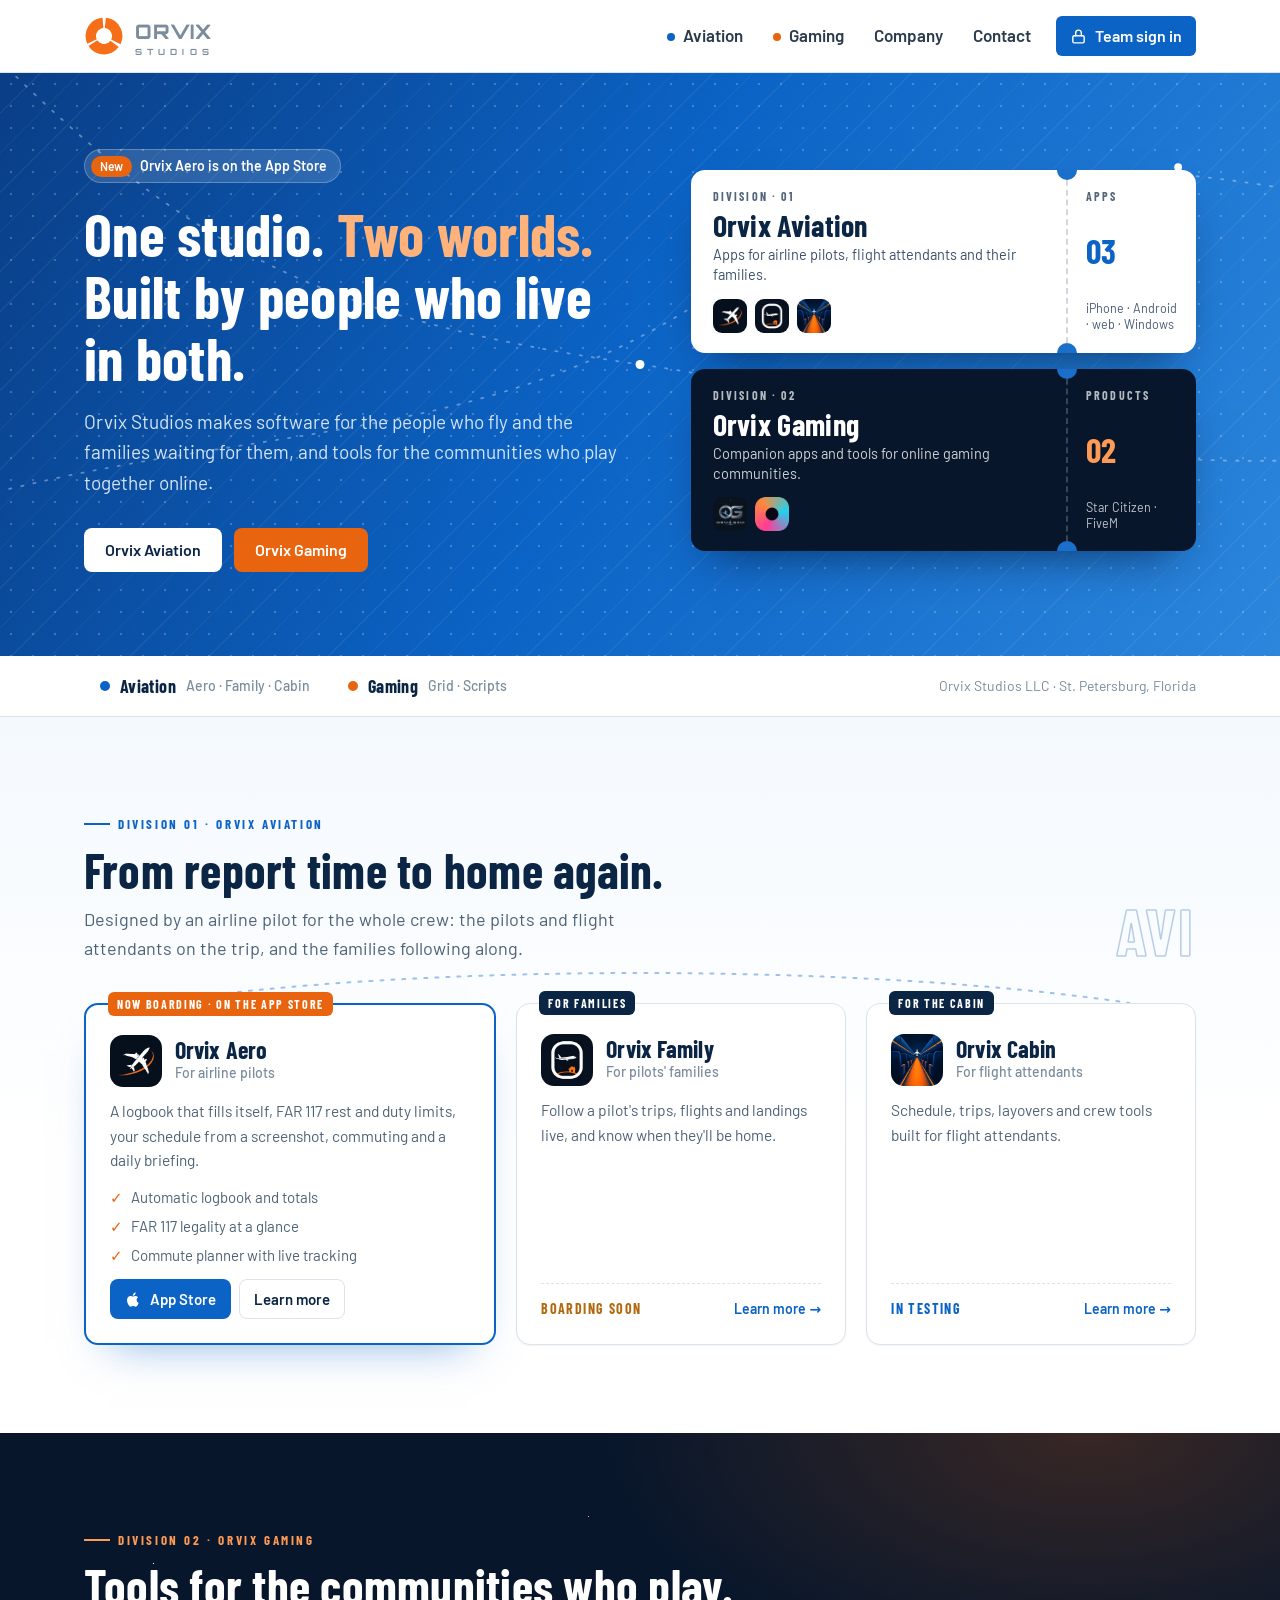
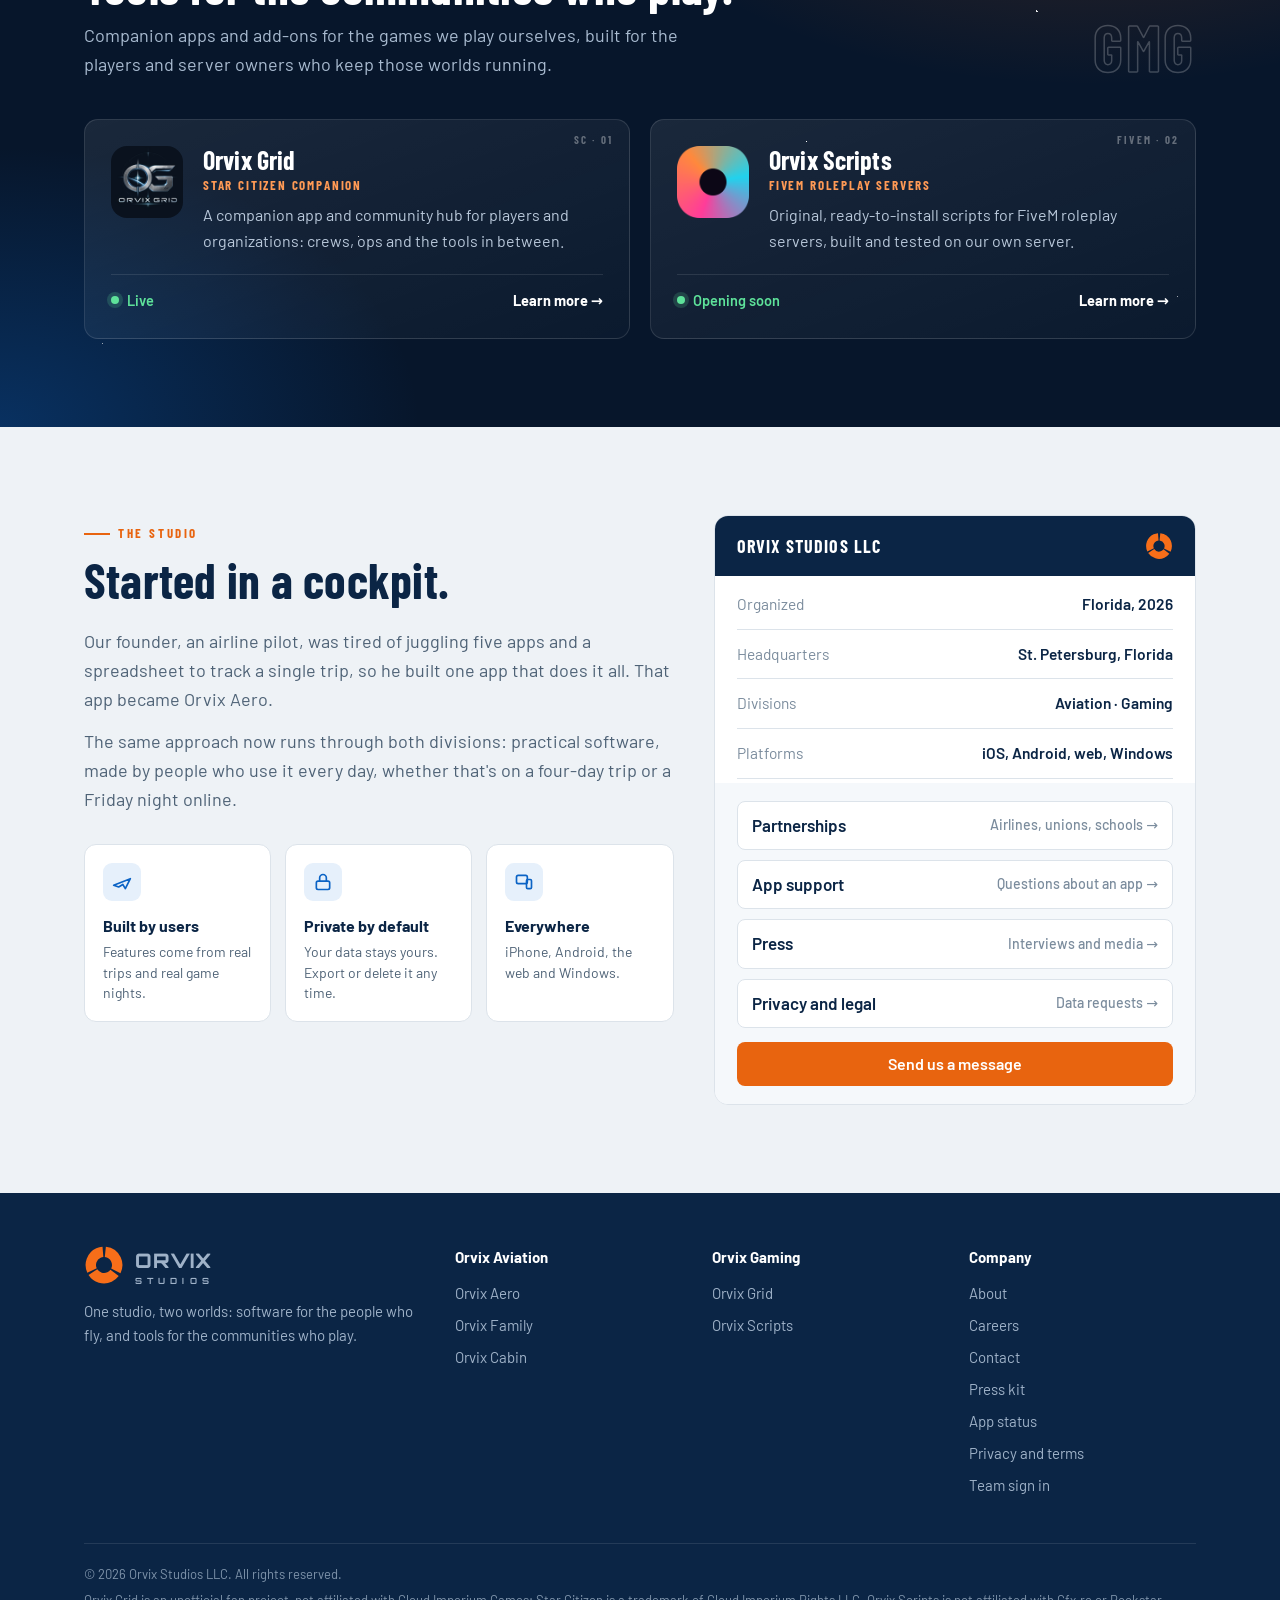
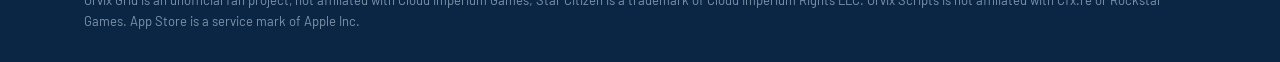
<file: index.html>
<!doctype html>
<html lang="en">
<head>
<meta charset="utf-8">
<meta name="viewport" content="width=device-width, initial-scale=1">
<title>Orvix Studios</title>
<meta name="description" content="Orvix Studios LLC is a Florida software company with two divisions: Orvix Aviation (Orvix Aero, Family, Cabin) and Orvix Gaming (Orvix Grid, Scripts).">
<meta property="og:title" content="Orvix Studios">
<meta property="og:description" content="Two divisions, one studio: apps for the people who fly, and tools for the communities who play.">
<meta property="og:url" content="https://orvixstudios.net/">
<meta property="og:image" content="https://orvixstudios.net/img/og.jpg">
<meta property="og:image:width" content="1200"><meta property="og:image:height" content="630">
<meta property="og:type" content="website">
<meta name="twitter:card" content="summary_large_image">
<meta name="theme-color" content="#0B63C5">
<link rel="icon" href="favicon.svg" type="image/svg+xml">
<link rel="preconnect" href="https://fonts.googleapis.com">
<link rel="preconnect" href="https://fonts.gstatic.com" crossorigin>
<link href="https://fonts.googleapis.com/css2?family=Barlow:wght@400;500;600;700&family=Barlow+Condensed:wght@600;700&family=Orbitron:wght@700;800&display=swap" rel="stylesheet">
<script type="application/ld+json">
{"@context":"https://schema.org","@type":"Organization","name":"Orvix Studios LLC","url":"https://orvixstudios.net/","logo":"https://orvixstudios.net/img/mark.svg","email":"info@orvixaero.com","address":{"@type":"PostalAddress","addressLocality":"St. Petersburg","addressRegion":"FL","addressCountry":"US"}}
</script>
<style>
:root{
  --page:#EEF2F6; --white:#fff; --soft:#F5F8FB;
  --blue:#0B63C5; --blue-2:#0A4F9E; --blue-l:#E6F0FB; --deep:#0B2545; --night:#07162B;
  --orange:#E8640F; --orange-d:#C9540A;
  --ink:#13202E; --ink-2:#4E6276; --ink-3:#7B8C9D; --line:#DCE3EA;
  --green:#0E8A4A; --teal:#19A3B5;
  --cond:"Barlow Condensed",sans-serif;
}
*{box-sizing:border-box;margin:0;padding:0}
html{-webkit-text-size-adjust:100%;scroll-behavior:smooth}
body{background:var(--page);color:var(--ink);font:400 17px/1.6 Barlow,system-ui,sans-serif}
a{color:inherit}
img{display:block;max-width:100%;height:auto}
a:focus-visible,button:focus-visible{outline:2px solid var(--orange);outline-offset:3px;border-radius:6px}
.wrap{max-width:1160px;margin:0 auto;padding-inline:24px}
h1,h2,h3{font-family:"Barlow Condensed",sans-serif;font-weight:700;line-height:1.05;letter-spacing:.005em}

.logo{display:inline-flex;align-items:center;gap:11px;text-decoration:none;color:var(--deep)}
.logo img{width:40px;height:40px}
.logo .wm{display:flex;flex-direction:column;line-height:1}
.logo b{font:800 20px/1 Orbitron,sans-serif;letter-spacing:.04em}
.logo span{font:700 8.5px/1 Orbitron,sans-serif;letter-spacing:.6em;margin-top:6px;color:var(--ink-3)}

.top{position:sticky;top:0;z-index:20;background:rgba(255,255,255,.95);backdrop-filter:blur(10px);-webkit-backdrop-filter:blur(10px);border-bottom:1px solid var(--line)}
.top .wrap{display:flex;align-items:center;justify-content:space-between;height:72px;gap:20px}
.menu{display:flex;align-items:center;gap:4px}
.menu a{text-decoration:none;color:#2B3B4D;font-weight:600;padding:8px 13px;border-radius:6px}
.menu a:hover{color:var(--blue);background:var(--blue-l)}
.menu a.av::before,.menu a.gm::before{content:"";display:inline-block;width:8px;height:8px;border-radius:50%;margin-right:8px;vertical-align:1px}
.menu a.av::before{background:var(--blue)} .menu a.gm::before{background:var(--orange)}
.btn{display:inline-flex;align-items:center;justify-content:center;gap:8px;height:44px;padding:0 20px;border-radius:8px;font:600 16px/1 Barlow,sans-serif;text-decoration:none;border:1.5px solid transparent;transition:background .15s,border-color .15s,color .15s,transform .15s}
.btn svg{width:17px;height:17px}
.btn.blue{background:var(--blue);color:#fff} .btn.blue:hover{background:var(--blue-2)}
.btn.orange{background:var(--orange);color:#fff} .btn.orange:hover{background:var(--orange-d)}
.btn.white{background:#fff;color:var(--deep)} .btn.white:hover{transform:translateY(-1px)}
.btn.ghost{border-color:rgba(255,255,255,.4);color:#fff} .btn.ghost:hover{border-color:#fff}
.btn.line{border-color:var(--line);color:var(--deep);background:#fff} .btn.line:hover{border-color:var(--blue);color:var(--blue)}
.menu .btn{height:40px;margin-left:8px} .menu .btn.blue:hover{background:var(--blue-2);color:#fff}

/* ---------- HERO: route-map banner ---------- */
.hero{position:relative;overflow:hidden;color:#fff;background:
  radial-gradient(rgba(255,255,255,.22) 1.1px,transparent 1.6px) 0 0/22px 22px,
  repeating-linear-gradient(135deg,rgba(255,255,255,.06) 0 1px,transparent 1px 28px),
  linear-gradient(115deg,#0A3E86 0%,#0B63C5 48%,#2C86DC 100%)}
.hero .map{position:absolute;inset:0;width:100%;height:100%;pointer-events:none}
.hero .wrap{position:relative;z-index:1;display:grid;grid-template-columns:1.05fr .95fr;gap:48px;align-items:center;padding-block:76px 84px}
.eyebrow{display:inline-flex;align-items:center;gap:8px;font-size:14px;font-weight:600;background:rgba(255,255,255,.14);border:1px solid rgba(255,255,255,.25);border-radius:999px;padding:5px 13px 5px 6px;text-decoration:none}
.eyebrow i{font-style:normal;background:var(--orange);border-radius:999px;padding:1px 9px;font-size:12px}
.hero h1{font-size:clamp(42px,4.6vw,62px);margin-top:20px}
.hero h1 em{font-style:normal;color:#FFB27A}
.hero .lead{font-size:19px;color:#D3E4F7;max-width:31em;margin-top:18px}
.hero .ctas{display:flex;gap:12px;flex-wrap:wrap;margin-top:30px}

/* division "passes" */
.passes{display:grid;gap:16px}
.pass{position:relative;display:grid;grid-template-columns:1fr 130px;border-radius:14px;overflow:hidden;text-decoration:none;box-shadow:0 22px 44px -22px rgba(3,20,48,.7);transition:transform .2s}
.pass:hover{transform:translateY(-3px) rotate(-.3deg)}
.pass .main{padding:20px 22px}
.pass .stub{position:relative;padding:20px 18px;display:flex;flex-direction:column;justify-content:space-between;border-left:2px dashed rgba(11,37,69,.18)}
.pass .stub::before,.pass .stub::after{content:"";position:absolute;left:-11px;width:20px;height:20px;border-radius:50%;background:#1A6FCB}
.pass .stub::before{top:-10px} .pass .stub::after{bottom:-10px}
.pass .k{font:700 12px/1 var(--cond);letter-spacing:.18em;text-transform:uppercase;opacity:.7}
.pass h3{font:700 30px/1 var(--cond);letter-spacing:.01em;margin:8px 0 4px}
.pass p{font-size:14.5px;line-height:1.4;opacity:.8}
.pass .ics{display:flex;gap:8px;margin-top:14px}
.pass .ics img,.pass .ics .si{width:34px;height:34px;border-radius:9px}
.pass .big{font:700 34px/1 var(--cond)}
.pass .small{font-size:12.5px;opacity:.75;line-height:1.3}
.pass.av{background:#fff;color:var(--deep)}
.pass.av .big{color:var(--blue)}
.pass.gm{background:var(--night);color:#fff}
.pass.gm .stub{border-left-color:rgba(255,255,255,.2)}
.pass.gm .big{color:#FF9A55}
.si-img{border-radius:9px}
.si{display:grid;place-items:center;color:#fff;font:700 15px/1 Barlow,sans-serif;background:linear-gradient(140deg,#3B4FC4,#151C4A)}

/* division switch bar */
.divbar{background:var(--white);border-bottom:1px solid var(--line);position:sticky;top:72px;z-index:15}
.divbar .wrap{display:flex;gap:6px;height:60px;align-items:center}
.divbar a{display:inline-flex;align-items:center;gap:10px;height:42px;padding:0 16px;border-radius:8px;text-decoration:none;font-weight:600;color:var(--deep)}
.divbar a:hover{background:var(--soft)}
.divbar a b{font:700 18px/1 var(--cond);letter-spacing:.02em}
.divbar a small{color:var(--ink-3);font-weight:500;font-size:14px}
.divbar .dot{width:10px;height:10px;border-radius:50%}
.divbar .sp{flex:1}
.divbar .meta{color:var(--ink-3);font-size:14px}

/* ---------- AVIATION ---------- */
.avi{background:linear-gradient(180deg,#F4F9FE 0,#fff 60%);padding-block:88px;position:relative;overflow:hidden}
.dh{display:grid;grid-template-columns:1fr auto;gap:24px;align-items:end;margin-bottom:40px}
.dh .tag{display:inline-flex;align-items:center;gap:8px;font:700 13px/1 var(--cond);letter-spacing:.2em;text-transform:uppercase;color:var(--blue)}
.dh .tag::before{content:"";width:26px;height:2px;background:currentColor}
.dh h2{font-size:clamp(36px,3.8vw,50px);color:var(--deep);margin-top:12px}
.dh p{color:var(--ink-2);font-size:18px;margin-top:10px;max-width:34em}
.code{font:700 64px/1 var(--cond);color:transparent;-webkit-text-stroke:1.5px #B6CDE6;letter-spacing:.04em}

.route{position:relative;display:grid;grid-template-columns:1.25fr 1fr 1fr;gap:20px}
.route svg.path{position:absolute;left:0;right:0;top:-34px;width:100%;height:40px;overflow:visible;pointer-events:none}
.ac{position:relative;background:#fff;border:1px solid var(--line);border-radius:14px;padding:24px;display:flex;flex-direction:column;gap:12px;box-shadow:0 1px 2px rgba(11,37,69,.05)}
.ac .gate{position:absolute;top:-13px;left:22px;font:700 12px/1 var(--cond);letter-spacing:.14em;background:var(--deep);color:#fff;border-radius:6px;padding:6px 9px}
.ac .gate.o{background:var(--orange)}
.ac .hd{display:flex;align-items:center;gap:13px;margin-top:6px}
.ac .hd img{width:52px;height:52px;border-radius:13px}
.ac h3{font-size:24px;color:var(--deep)}
.ac .for{font-size:14px;color:var(--ink-3);font-weight:500}
.ac p{color:var(--ink-2);font-size:15.5px}
.ac ul{list-style:none;display:grid;gap:5px;font-size:15px;color:var(--ink-2)}
.ac li::before{content:"✓";color:var(--orange);font-weight:700;margin-right:8px}
.ac .ft{display:flex;justify-content:space-between;align-items:center;gap:10px;margin-top:auto;padding-top:14px;border-top:1px dashed var(--line);font-size:14px}
.ac .ft .st{font-weight:700;font:700 14px/1 var(--cond);letter-spacing:.1em;text-transform:uppercase}
.st.on{color:var(--green)} .st.br{color:#B26A10} .st.ts{color:var(--blue)}
.ac.feat{border:2px solid var(--blue);box-shadow:0 22px 44px -26px rgba(11,99,197,.55)}
.ac .acts{display:flex;gap:8px;flex-wrap:wrap}
.ac .acts .btn{height:40px;padding:0 14px;font-size:15px}

/* ---------- GAMING ---------- */
.gam{position:relative;overflow:hidden;background:var(--night);color:#fff;padding-block:88px}
.gam::before{content:"";position:absolute;inset:0;background:
  radial-gradient(1.4px 1.4px at 12% 22%,#fff 50%,transparent 51%),
  radial-gradient(1px 1px at 28% 68%,rgba(255,255,255,.8) 50%,transparent 51%),
  radial-gradient(1.2px 1.2px at 46% 14%,rgba(255,255,255,.7) 50%,transparent 51%),
  radial-gradient(1px 1px at 63% 52%,#fff 50%,transparent 51%),
  radial-gradient(1.6px 1.6px at 81% 30%,rgba(255,255,255,.9) 50%,transparent 51%),
  radial-gradient(1px 1px at 92% 78%,rgba(255,255,255,.6) 50%,transparent 51%),
  radial-gradient(1px 1px at 8% 86%,rgba(255,255,255,.6) 50%,transparent 51%),
  radial-gradient(700px 360px at 85% 0%,rgba(232,100,15,.22),transparent 70%),
  radial-gradient(600px 400px at 0% 100%,rgba(11,99,197,.35),transparent 70%);pointer-events:none}
.gam .wrap{position:relative}
.gam .dh .tag{color:#FF9A55}
.gam .dh h2{color:#fff}
.gam .dh p{color:#A9BBD0}
.gam .code{-webkit-text-stroke-color:rgba(255,255,255,.22)}
.gg{display:grid;grid-template-columns:1fr 1fr;gap:20px}
.gc{position:relative;display:grid;grid-template-columns:auto 1fr;gap:20px;align-items:start;padding:26px;border-radius:14px;background:linear-gradient(160deg,rgba(255,255,255,.08),rgba(255,255,255,.02));border:1px solid rgba(255,255,255,.12);text-decoration:none;transition:border-color .2s,transform .2s}
.gc:hover{border-color:rgba(255,154,85,.6);transform:translateY(-3px)}
.gc img,.gc .si{width:72px;height:72px;border-radius:16px}
.gc .si{font-size:24px}
.gc h3{font-size:26px}
.gc .for{color:#FF9A55;font:700 13px/1 var(--cond);letter-spacing:.14em;text-transform:uppercase;margin:6px 0 10px}
.gc p{color:#B9C8DA;font-size:16px}
.gc .ft{grid-column:1/-1;display:flex;justify-content:space-between;align-items:center;padding-top:14px;border-top:1px solid rgba(255,255,255,.1);font-size:14.5px}
.gc .ft span{display:inline-flex;align-items:center;gap:8px;color:#5EE29A;font-weight:600}
.gc .ft span::before{content:"";width:8px;height:8px;border-radius:50%;background:currentColor;box-shadow:0 0 0 4px rgba(94,226,154,.18)}
.gc .ft b{color:#fff}
.hud{position:absolute;top:14px;right:16px;font:700 11px/1 var(--cond);letter-spacing:.2em;color:rgba(255,255,255,.35)}

/* ---------- STUDIO ---------- */
.studio{padding-block:88px}
.sgrid{display:grid;grid-template-columns:1.1fr .9fr;gap:40px;align-items:start}
.sgrid .dh{grid-template-columns:1fr;margin-bottom:22px}
.sgrid p.t{color:var(--ink-2);font-size:18px}
.sgrid p.t+p.t{margin-top:14px}
.vals{display:grid;grid-template-columns:repeat(3,1fr);gap:14px;margin-top:30px}
.val{background:#fff;border:1px solid var(--line);border-radius:12px;padding:18px}
.val .i{width:38px;height:38px;border-radius:9px;display:grid;place-items:center;background:var(--blue-l);color:var(--blue)}
.val .i svg{width:20px;height:20px}
.val b{display:block;margin-top:12px;color:var(--deep);font-size:16px}
.val small{color:var(--ink-2);font-size:14px;line-height:1.45;display:block;margin-top:4px}
.card-co{background:#fff;border:1px solid var(--line);border-radius:14px;overflow:hidden}
.card-co .h{background:var(--deep);color:#fff;padding:16px 22px;display:flex;justify-content:space-between;align-items:center}
.card-co .h b{font:700 18px/1 var(--cond);letter-spacing:.06em;text-transform:uppercase}
.card-co .h img{width:28px;height:28px}
.card-co dl{padding:4px 22px}
.card-co dl div{display:flex;justify-content:space-between;gap:16px;padding:12px 0;border-bottom:1px solid var(--line);font-size:15.5px}
.card-co dt{color:var(--ink-3)} .card-co dd{font-weight:600;color:var(--deep);text-align:right}
.card-co .c{padding:18px 22px;background:var(--soft);display:grid;gap:10px}
.card-co .c a{display:flex;justify-content:space-between;align-items:center;text-decoration:none;font-weight:600;color:var(--deep);padding:10px 14px;border-radius:8px;background:#fff;border:1px solid var(--line)}
.card-co .c a:hover{border-color:var(--blue);color:var(--blue)}
.card-co .c a small{color:var(--ink-3);font-weight:500}

footer{background:var(--deep);color:#9FB2C8;font-size:15px}
footer .wrap{padding-block:52px 30px}
.fg{display:grid;grid-template-columns:1.5fr 1fr 1fr 1fr;gap:30px}
.fg h4{color:#fff;font-size:15px;margin-bottom:12px}
.fg a{display:block;text-decoration:none;margin-bottom:8px}
.fg a:hover{color:#fff}
.fg a.logo{display:inline-flex;color:#fff;margin-bottom:14px}
.fg a.logo span{color:#9FB2C8}
.fine{border-top:1px solid rgba(255,255,255,.1);margin-top:38px;padding-top:20px;font-size:13px;display:grid;gap:6px;color:#7F94AB}


/* contact form */
.cf{position:fixed;inset:0;z-index:100;display:grid;place-items:center;padding:16px;visibility:hidden}
.cf.open{visibility:visible}
.cf .bg{position:absolute;inset:0;background:rgba(7,22,43,.55);opacity:0;transition:opacity .25s}
.cf.open .bg{opacity:1}
.cf .box{position:relative;width:100%;max-width:560px;max-height:calc(100vh - 32px);overflow:auto;background:#fff;border-radius:16px;box-shadow:0 30px 70px -20px rgba(7,22,43,.6);transform:translateY(24px) scale(.98);opacity:0;transition:transform .3s cubic-bezier(.2,.8,.2,1),opacity .25s}
.cf.open .box{transform:none;opacity:1}
.cf .hd{background:var(--blue);color:#fff;padding:20px 24px;display:flex;justify-content:space-between;align-items:flex-start;gap:12px;position:relative;overflow:hidden}
.cf .hd::after{content:"";position:absolute;right:-40px;bottom:-60px;width:150px;height:150px;background:url("img/mark.svg") center/contain no-repeat;opacity:.18}
.cf .hd h2{font-size:26px;color:#fff}
.cf .hd p{color:#D6E6F8;font-size:15px;margin-top:4px}
.cf .x{position:relative;z-index:1;width:36px;height:36px;border-radius:50%;border:0;background:rgba(255,255,255,.16);color:#fff;font-size:22px;line-height:1;cursor:pointer}
.cf form{padding:20px 24px 24px;display:grid;gap:14px}
.cf .topics{display:flex;flex-wrap:wrap;gap:8px}
.cf .topics label{cursor:pointer}
.cf .topics input{position:absolute;opacity:0;pointer-events:none}
.cf .topics span{display:inline-block;padding:7px 13px;border-radius:999px;border:1.5px solid var(--line);font-weight:600;font-size:14.5px;color:var(--ink-2)}
.cf .topics input:checked+span{border-color:var(--blue);background:var(--blue-l);color:var(--blue)}
.cf .topics input:focus-visible+span{outline:2px solid var(--orange);outline-offset:2px}
.cf .row{display:grid;grid-template-columns:1fr 1fr;gap:12px}
.cf .f label{display:block;font-size:14px;font-weight:600;color:var(--deep);margin-bottom:5px}
.cf .f label small{color:var(--ink-3);font-weight:500}
.cf input[type=text],.cf input[type=email],.cf select,.cf textarea{width:100%;font:inherit;font-size:16px;color:var(--ink);background:#fff;border:1.5px solid var(--line);border-radius:8px;padding:10px 12px;outline:none}
.cf input:focus,.cf select:focus,.cf textarea:focus{border-color:var(--blue)}
.cf textarea{min-height:130px;resize:vertical}
.cf .hp{position:absolute;left:-9999px;width:1px;height:1px;overflow:hidden}
.cf .err{color:#C8363C;font-size:14.5px;min-height:1em}
.cf .acts{display:flex;justify-content:space-between;align-items:center;gap:12px;flex-wrap:wrap}
.cf .acts small{color:var(--ink-3);font-size:13px}
.cf .done{padding:40px 28px;text-align:center;display:none}
.cf.sent form{display:none} .cf.sent .done{display:block}
.cf .done .ok{width:64px;height:64px;border-radius:50%;margin:0 auto 14px;display:grid;place-items:center;background:#E3F4EA;color:var(--green);font-size:32px}
.cf .done h3{font-size:24px;color:var(--deep)}
.cf .done p{color:var(--ink-2);margin:8px 0 20px}
body.locked{overflow:hidden}
@media (max-width:560px){.cf .row{grid-template-columns:1fr}}
@media (max-width:980px){
  .hero .wrap{grid-template-columns:1fr;padding-block:56px 64px}
  .route{grid-template-columns:1fr 1fr}
  .route .feat{grid-column:1/-1}
  .route svg.path{display:none}
  .gg{grid-template-columns:1fr}
  .sgrid{grid-template-columns:1fr}
  .fg{grid-template-columns:1fr 1fr}
  .menu a:not(.btn){display:none}
  .code{display:none}
  .dh{grid-template-columns:1fr}
  .divbar .meta{display:none}
}
@media (max-width:620px){
  .route{grid-template-columns:1fr}
  .pass{grid-template-columns:1fr 104px}
  .pass .main{padding:18px}
  .pass h3{font-size:26px}
  .vals{grid-template-columns:1fr}
  .divbar a small{display:none}
  .gc{grid-template-columns:1fr}
  .menu .btn{padding:0 14px}
  .avi,.gam,.studio{padding-block:64px}
}
@media (prefers-reduced-motion:reduce){*{transition:none!important;scroll-behavior:auto!important}}

/* Big screens: scale the whole layout up so it fills the window */
@media (min-width: 1500px) { .wrap { max-width: 1280px; } }
@media (min-width: 1900px) { html { zoom: 1.06; } }
@media (min-width: 2300px) { html { zoom: 1.2; } }
@media (min-width: 3000px) { html { zoom: 1.5; } }
.ft a.more{color:var(--blue);font-weight:600;text-decoration:none}.ft a.more:hover{text-decoration:underline}
</style>
</head>
<body>

<header class="top">
  <div class="wrap">
    <a class="logo" href="/" aria-label="Orvix Studios home"><img src="img/mark.svg" alt="" width="40" height="40"><span class="wm"><b>ORVIX</b><span>STUDIOS</span></span></a>
    <nav class="menu" aria-label="Main">
      <a class="av" href="#aviation">Aviation</a>
      <a class="gm" href="#gaming">Gaming</a>
      <a href="#studio">Company</a>
      <a href="#contact" data-topic="other">Contact</a>
      <a class="btn blue" href="https://orvixcentralhub.com"><svg viewBox="0 0 24 24" fill="none" stroke="currentColor" stroke-width="2" stroke-linecap="round" stroke-linejoin="round"><rect x="4" y="11" width="16" height="10" rx="2"/><path d="M8 11V7a4 4 0 0 1 8 0v4"/></svg>Team sign in</a>
    </nav>
  </div>
</header>

<main>
  <section class="hero">
    <svg class="map" viewBox="0 0 1400 520" preserveAspectRatio="xMidYMid slice" aria-hidden="true">
      <g fill="none" stroke="rgba(255,255,255,.35)" stroke-width="1.6" stroke-dasharray="2 9" stroke-linecap="round">
        <path d="M-40 430 C 260 300, 520 360, 760 200 S 1180 80, 1460 140"/>
        <path d="M120 -20 C 300 160, 420 220, 700 260 S 1100 380, 1460 330"/>
      </g>
      <g fill="#fff"><circle cx="760" cy="200" r="4"/><circle cx="700" cy="260" r="4"/><circle cx="1180" cy="84" r="3.5"/></g>
      <circle cx="760" cy="200" r="13" fill="none" stroke="rgba(255,255,255,.4)" stroke-width="1.4"/>
    </svg>
    <div class="wrap">
      <div>
        <a class="eyebrow" href="https://apps.apple.com/us/app/orvix-aero-pilot-logbook/id6824412999"><i>New</i>Orvix Aero is on the App Store</a>
        <h1>One studio. <em>Two worlds.</em> Built by people who live in both.</h1>
        <p class="lead">Orvix Studios makes software for the people who fly and the families waiting for them, and tools for the communities who play together online.</p>
        <div class="ctas">
          <a class="btn white" href="#aviation">Orvix Aviation</a>
          <a class="btn orange" href="#gaming">Orvix Gaming</a>
        </div>
      </div>
      <div class="passes">
        <a class="pass av" href="#aviation">
          <div class="main">
            <div class="k">Division · 01</div>
            <h3>Orvix Aviation</h3>
            <p>Apps for airline pilots, flight attendants and their families.</p>
            <div class="ics"><img src="img/aero.png" alt="" width="34" height="34"><img src="img/family.png" alt="" width="34" height="34"><img src="img/cabin.png" alt="" width="34" height="34"></div>
          </div>
          <div class="stub"><div class="k">Apps</div><div class="big">03</div><div class="small">iPhone · Android · web · Windows</div></div>
        </a>
        <a class="pass gm" href="#gaming">
          <div class="main">
            <div class="k">Division · 02</div>
            <h3>Orvix Gaming</h3>
            <p>Companion apps and tools for online gaming communities.</p>
            <div class="ics"><img src="img/grid.png" alt="" width="34" height="34"><img class="si-img" src="img/scripts.png" alt="" width="34" height="34"></div>
          </div>
          <div class="stub"><div class="k">Products</div><div class="big">02</div><div class="small">Star Citizen · FiveM</div></div>
        </a>
      </div>
    </div>
  </section>

  <nav class="divbar" aria-label="Divisions">
    <div class="wrap">
      <a href="#aviation"><span class="dot" style="background:var(--blue)"></span><b>Aviation</b><small>Aero · Family · Cabin</small></a>
      <a href="#gaming"><span class="dot" style="background:var(--orange)"></span><b>Gaming</b><small>Grid · Scripts</small></a>
      <span class="sp"></span>
      <span class="meta">Orvix Studios LLC · St. Petersburg, Florida</span>
    </div>
  </nav>

  <section class="avi" id="aviation">
    <div class="wrap">
      <div class="dh">
        <div><span class="tag">Division 01 · Orvix Aviation</span><h2>From report time to home again.</h2><p>Designed by an airline pilot for the whole crew: the pilots and flight attendants on the trip, and the families following along.</p></div>
        <div class="code" aria-hidden="true">AVI</div>
      </div>
      <div class="route">
        <svg class="path" viewBox="0 0 1000 40" preserveAspectRatio="none" aria-hidden="true"><path d="M60 34 C 300 -6, 700 -6, 940 34" fill="none" stroke="#9CC2EA" stroke-width="2" stroke-dasharray="3 8" stroke-linecap="round" vector-effect="non-scaling-stroke"/></svg>
        <article class="ac feat">
          <span class="gate o">NOW BOARDING · ON THE APP STORE</span>
          <div class="hd"><img src="img/aero.png" alt="Orvix Aero icon" width="52" height="52"><div><h3>Orvix Aero</h3><div class="for">For airline pilots</div></div></div>
          <p>A logbook that fills itself, FAR 117 rest and duty limits, your schedule from a screenshot, commuting and a daily briefing.</p>
          <ul><li>Automatic logbook and totals</li><li>FAR 117 legality at a glance</li><li>Commute planner with live tracking</li></ul>
          <div class="acts">
            <a class="btn blue" href="https://apps.apple.com/us/app/orvix-aero-pilot-logbook/id6824412999"><svg viewBox="0 0 24 24" fill="currentColor"><path d="M16.4 12.6c0-2.4 2-3.6 2.1-3.7-1.2-1.7-3-1.9-3.6-1.9-1.5-.2-3 .9-3.8.9-.8 0-2-.9-3.3-.9-1.7 0-3.3 1-4.1 2.5-1.8 3.1-.5 7.6 1.3 10.1.9 1.2 1.9 2.6 3.2 2.5 1.3-.1 1.8-.8 3.3-.8 1.6 0 2 .8 3.3.8 1.4 0 2.3-1.2 3.1-2.5 1-1.4 1.4-2.8 1.4-2.9 0 0-2.7-1-2.9-4.1zM14 5.3c.7-.8 1.2-2 1-3.1-1 0-2.2.7-2.9 1.5-.6.7-1.2 1.9-1 3 1.1.1 2.2-.6 2.9-1.4z"/></svg>App Store</a>
            <a class="btn line" href="/aero.html">Learn more</a>
          </div>
        </article>
        <article class="ac">
          <span class="gate">FOR FAMILIES</span>
          <div class="hd"><img src="img/family.png" alt="Orvix Family icon" width="52" height="52"><div><h3>Orvix Family</h3><div class="for">For pilots' families</div></div></div>
          <p>Follow a pilot's trips, flights and landings live, and know when they'll be home.</p>
          <div class="ft"><span class="st br">Boarding soon</span><a class="more" href="/family.html">Learn more →</a></div>
        </article>
        <article class="ac">
          <span class="gate">FOR THE CABIN</span>
          <div class="hd"><img src="img/cabin.png" alt="Orvix Cabin icon" width="52" height="52"><div><h3>Orvix Cabin</h3><div class="for">For flight attendants</div></div></div>
          <p>Schedule, trips, layovers and crew tools built for flight attendants.</p>
          <div class="ft"><span class="st ts">In testing</span><a class="more" href="/cabin.html">Learn more →</a></div>
        </article>
      </div>
    </div>
  </section>

  <section class="gam" id="gaming">
    <div class="wrap">
      <div class="dh">
        <div><span class="tag">Division 02 · Orvix Gaming</span><h2>Tools for the communities who play.</h2><p>Companion apps and add-ons for the games we play ourselves, built for the players and server owners who keep those worlds running.</p></div>
        <div class="code" aria-hidden="true">GMG</div>
      </div>
      <div class="gg">
        <a class="gc" href="/grid.html">
          <span class="hud">SC · 01</span>
          <img src="img/grid.png" alt="Orvix Grid icon" width="72" height="72">
          <div><h3>Orvix Grid</h3><div class="for">Star Citizen companion</div><p>A companion app and community hub for players and organizations: crews, ops and the tools in between.</p></div>
          <div class="ft"><span>Live</span><b>Learn more →</b></div>
        </a>
        <a class="gc" href="/scripts.html">
          <span class="hud">FIVEM · 02</span>
          <img class="si-img" src="img/scripts.png" alt="" width="34" height="34">
          <div><h3>Orvix Scripts</h3><div class="for">FiveM roleplay servers</div><p>Original, ready-to-install scripts for FiveM roleplay servers, built and tested on our own server.</p></div>
          <div class="ft"><span>Opening soon</span><b>Learn more →</b></div>
        </a>
      </div>
    </div>
  </section>

  <section class="studio" id="studio">
    <div class="wrap sgrid">
      <div>
        <div class="dh"><div><span class="tag" style="color:var(--orange)">The studio</span><h2>Started in a cockpit.</h2></div></div>
        <p class="t">Our founder, an airline pilot, was tired of juggling five apps and a spreadsheet to track a single trip, so he built one app that does it all. That app became Orvix Aero.</p>
        <p class="t">The same approach now runs through both divisions: practical software, made by people who use it every day, whether that's on a four-day trip or a Friday night online.</p>
        <div class="vals">
          <div class="val"><div class="i"><svg viewBox="0 0 24 24" fill="none" stroke="currentColor" stroke-width="2" stroke-linecap="round" stroke-linejoin="round"><path d="M2 16l20-8-6 12-3-5-5 3z"/></svg></div><b>Built by users</b><small>Features come from real trips and real game nights.</small></div>
          <div class="val"><div class="i"><svg viewBox="0 0 24 24" fill="none" stroke="currentColor" stroke-width="2" stroke-linecap="round" stroke-linejoin="round"><rect x="4" y="11" width="16" height="10" rx="2"/><path d="M8 11V7a4 4 0 0 1 8 0v4"/></svg></div><b>Private by default</b><small>Your data stays yours. Export or delete it any time.</small></div>
          <div class="val"><div class="i"><svg viewBox="0 0 24 24" fill="none" stroke="currentColor" stroke-width="2" stroke-linecap="round" stroke-linejoin="round"><rect x="3" y="4" width="13" height="10" rx="2"/><rect x="15" y="9" width="6" height="11" rx="1.5"/></svg></div><b>Everywhere</b><small>iPhone, Android, the web and Windows.</small></div>
        </div>
      </div>
      <div class="card-co" id="contact">
        <div class="h"><b>Orvix Studios LLC</b><img src="img/mark.svg" alt="" width="28" height="28"></div>
        <dl>
          <div><dt>Organized</dt><dd>Florida, 2026</dd></div>
          <div><dt>Headquarters</dt><dd>St. Petersburg, Florida</dd></div>
          <div><dt>Divisions</dt><dd>Aviation · Gaming</dd></div>
          <div><dt>Platforms</dt><dd>iOS, Android, web, Windows</dd></div>
        </dl>
        <div class="c">
          <a href="#contact" data-topic="partnership">Partnerships <small>Airlines, unions, schools →</small></a>
          <a href="#contact" data-topic="support">App support <small>Questions about an app →</small></a>
          <a href="#contact" data-topic="press">Press <small>Interviews and media →</small></a>
          <a href="#contact" data-topic="privacy">Privacy and legal <small>Data requests →</small></a>
          <button class="btn orange" type="button" data-topic="other" style="margin-top:4px">Send us a message</button>
        </div>
      </div>
    </div>
  </section>
</main>

<footer>
  <div class="wrap">
    <div class="fg">
      <div>
        <a class="logo" href="/"><img src="img/mark.svg" alt="" width="36" height="36"><span class="wm"><b>ORVIX</b><span>STUDIOS</span></span></a>
        <p>One studio, two worlds: software for the people who fly, and tools for the communities who play.</p>
      </div>
      <div><h4>Orvix Aviation</h4><a href="/aero.html">Orvix Aero</a><a href="/family.html">Orvix Family</a><a href="/cabin.html">Orvix Cabin</a></div>
      <div><h4>Orvix Gaming</h4><a href="/grid.html">Orvix Grid</a><a href="/scripts.html">Orvix Scripts</a></div>
      <div><h4>Company</h4><a href="#studio">About</a><a href="/careers.html">Careers</a><a href="#contact">Contact</a><a href="/press.html">Press kit</a><a href="/status.html">App status</a><a href="/legal.html">Privacy and terms</a><a href="https://orvixcentralhub.com">Team sign in</a></div>
    </div>
    <div class="fine">
      <span>© 2026 Orvix Studios LLC. All rights reserved.</span>
      <span>Orvix Grid is an unofficial fan project, not affiliated with Cloud Imperium Games; Star Citizen is a trademark of Cloud Imperium Rights LLC. Orvix Scripts is not affiliated with Cfx.re or Rockstar Games. App Store is a service mark of Apple Inc.</span>
    </div>
  </div>
</footer>

<div class="cf" id="cf" aria-hidden="true">
  <div class="bg" data-close></div>
  <div class="box" role="dialog" aria-modal="true" aria-labelledby="cf-t">
    <div class="hd"><div><h2 id="cf-t">Contact Orvix Studios</h2><p>We usually reply within one business day.</p></div><button class="x" type="button" data-close aria-label="Close">×</button></div>
    <form id="cf-form" novalidate>
      <div class="f"><label>What's it about?</label>
        <div class="topics">
          <label><input type="radio" name="topic" value="partnership"><span>Partnership</span></label>
          <label><input type="radio" name="topic" value="support"><span>App support</span></label>
          <label><input type="radio" name="topic" value="press"><span>Press</span></label>
          <label><input type="radio" name="topic" value="privacy"><span>Privacy and legal</span></label>
          <label><input type="radio" name="topic" value="other" checked><span>Something else</span></label>
        </div>
      </div>
      <div class="row">
        <div class="f"><label for="cf-name">Your name</label><input id="cf-name" name="name" type="text" autocomplete="name" maxlength="100" required></div>
        <div class="f"><label for="cf-email">Email</label><input id="cf-email" name="email" type="email" autocomplete="email" maxlength="200" required></div>
      </div>
      <div class="row">
        <div class="f"><label for="cf-company">Company or organization <small>(optional)</small></label><input id="cf-company" name="company" type="text" autocomplete="organization" maxlength="120"></div>
        <div class="f"><label for="cf-app">Which app? <small>(optional)</small></label><select id="cf-app" name="app"><option value="">Not about an app</option><option>Orvix Aero</option><option>Orvix Family</option><option>Orvix Cabin</option><option>Orvix Grid</option><option>Orvix Scripts</option></select></div>
      </div>
      <div class="f"><label for="cf-msg">Message</label><textarea id="cf-msg" name="message" maxlength="4000" required></textarea></div>
      <div class="hp" aria-hidden="true"><label>Website <input name="website" type="text" tabindex="-1" autocomplete="off"></label></div>
      <div class="err" id="cf-err" role="alert"></div>
      <div class="acts"><small>We use your details only to reply. <a href="https://orvixaero.com/privacy.html">Privacy policy</a></small><button class="btn blue" type="submit" id="cf-send">Send message</button></div>
    </form>
    <div class="done"><div class="ok">✓</div><h3>Message sent</h3><p>Thanks for reaching out. We'll reply to your email, usually within one business day.</p><button class="btn line" type="button" data-close>Close</button></div>
  </div>
</div>
<script>
(() => {
  const cf = document.getElementById('cf'), form = document.getElementById('cf-form'), err = document.getElementById('cf-err'), send = document.getElementById('cf-send');
  let opened = 0, last = null;
  const open = (topic) => {
    last = document.activeElement;
    cf.classList.remove('sent'); err.textContent = '';
    const r = form.querySelector('input[name=topic][value="' + (topic || 'other') + '"]'); if (r) r.checked = true;
    if (topic === 'support') document.getElementById('cf-app').value = 'Orvix Aero';
    cf.classList.add('open'); cf.setAttribute('aria-hidden', 'false'); document.body.classList.add('locked');
    opened = Date.now(); setTimeout(() => document.getElementById('cf-name').focus(), 60);
  };
  const close = () => { cf.classList.remove('open'); cf.setAttribute('aria-hidden', 'true'); document.body.classList.remove('locked'); if (last) last.focus(); };
  document.querySelectorAll('[data-topic]').forEach((el) => el.addEventListener('click', (e) => { e.preventDefault(); open(el.dataset.topic); }));
  cf.addEventListener('click', (e) => { if (e.target.closest('[data-close]')) close(); });
  addEventListener('keydown', (e) => { if (e.key === 'Escape' && cf.classList.contains('open')) close(); });
  if (location.hash === '#message') open('other');
  form.addEventListener('submit', async (e) => {
    e.preventDefault(); err.textContent = '';
    const d = Object.fromEntries(new FormData(form));
    if (!d.name.trim()) { err.textContent = 'Please add your name.'; return form.name.focus(); }
    if (!/^[^@\s]+@[^@\s]+\.[^@\s]+$/.test(d.email.trim())) { err.textContent = 'Please check your email address.'; return form.email.focus(); }
    if (!d.message.trim()) { err.textContent = 'Please write a message.'; return form.message.focus(); }
    send.disabled = true; send.textContent = 'Sending...';
    try {
      const r = await fetch('https://uxnjglagrrprnsliyaed.supabase.co/functions/v1/site-contact', { method: 'POST', headers: { 'Content-Type': 'application/json' }, body: JSON.stringify({ ...d, ms: Date.now() - opened }) });
      const j = await r.json().catch(() => ({}));
      if (!r.ok || !j.ok) throw new Error(j.error || 'Something went wrong.');
      form.reset(); cf.classList.add('sent');
    } catch (x) { err.textContent = (x.message || 'Something went wrong.') + ' You can also email info@orvixaero.com.'; }
    finally { send.disabled = false; send.textContent = 'Send message'; }
  });
})();
</script>
<script>try{if(!/^(localhost|127\.)/.test(location.hostname)){var q=new URLSearchParams(location.search);fetch("https://uxnjglagrrprnsliyaed.supabase.co/functions/v1/site-hit",{method:"POST",keepalive:true,body:JSON.stringify({path:location.pathname,ref:document.referrer,tz:Intl.DateTimeFormat().resolvedOptions().timeZone,utm:{source:q.get("utm_source")||"",medium:q.get("utm_medium")||"",campaign:q.get("utm_campaign")||""}})}).catch(function(){})}}catch(e){}</script>
</body>
</html>
</file>
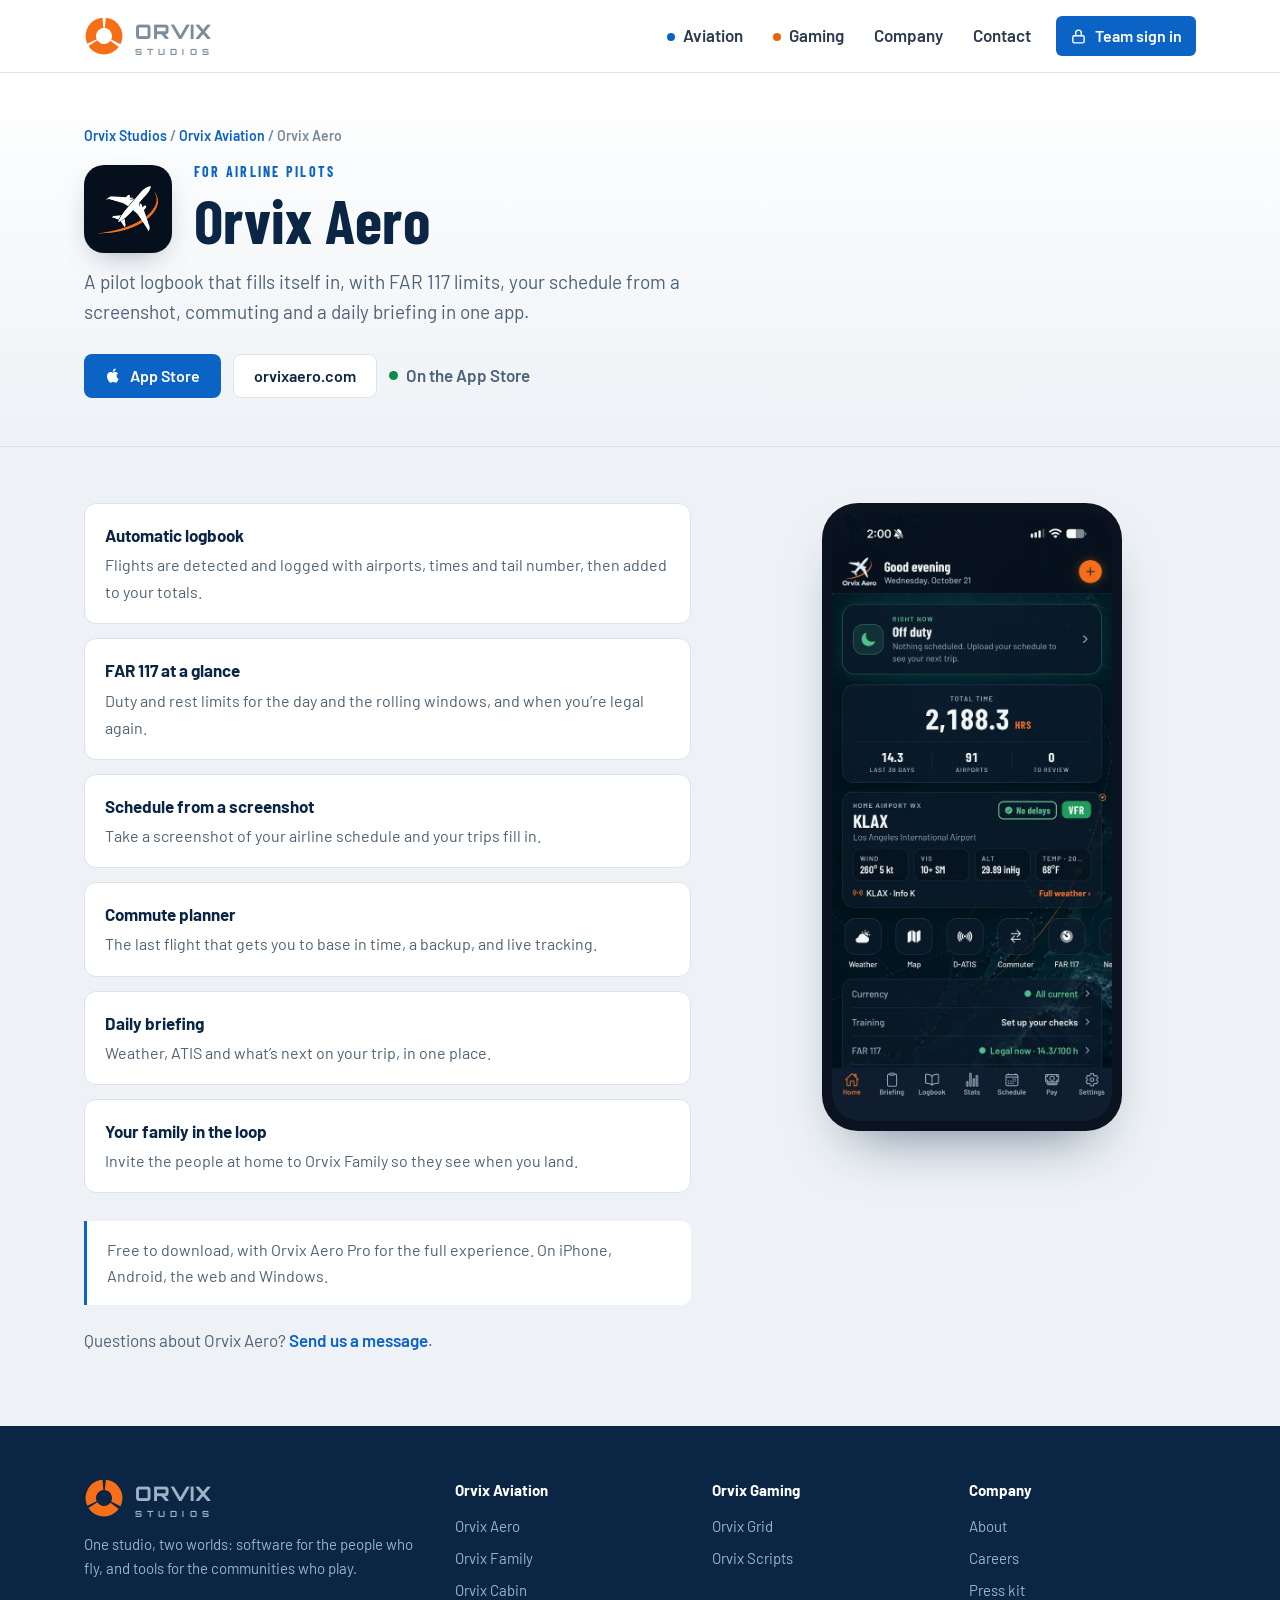
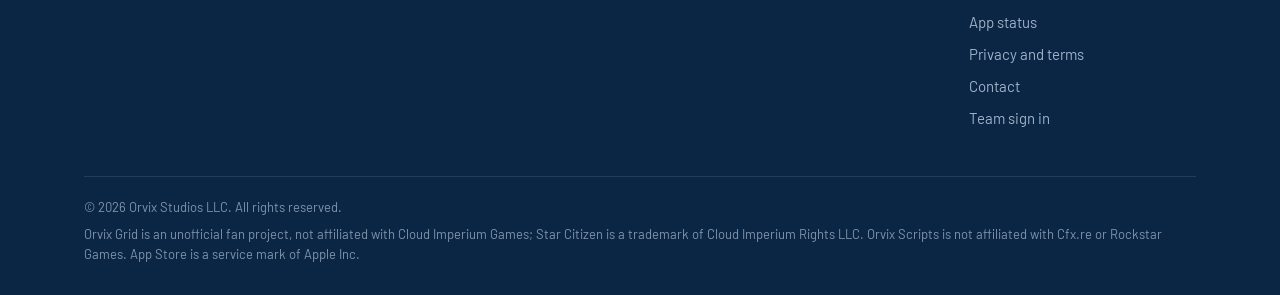
<file: aero.html>
<!doctype html>
<html lang="en">
<head>
<meta charset="utf-8">
<meta name="viewport" content="width=device-width, initial-scale=1">
<title>Orvix Aero · Orvix Studios</title>
<meta name="description" content="A pilot logbook that fills itself in, with FAR 117 limits, your schedule from a screenshot, commuting and a daily briefing in one app.">
<meta property="og:type" content="website">
<meta property="og:site_name" content="Orvix Studios">
<meta property="og:title" content="Orvix Aero · Orvix Studios">
<meta property="og:description" content="A pilot logbook that fills itself in, with FAR 117 limits, your schedule from a screenshot, commuting and a daily briefing in one app.">
<meta property="og:url" content="https://orvixstudios.net/aero.html">
<meta property="og:image" content="https://orvixstudios.net/img/og.jpg">
<meta property="og:image:width" content="1200"><meta property="og:image:height" content="630">
<meta name="twitter:card" content="summary_large_image">
<meta name="theme-color" content="#0B63C5">
<link rel="canonical" href="https://orvixstudios.net/aero.html">
<link rel="icon" href="/favicon.svg" type="image/svg+xml">
<link rel="preconnect" href="https://fonts.googleapis.com">
<link rel="preconnect" href="https://fonts.gstatic.com" crossorigin>
<link href="https://fonts.googleapis.com/css2?family=Barlow:wght@400;500;600;700&family=Barlow+Condensed:wght@600;700&family=Orbitron:wght@700;800&display=swap" rel="stylesheet">
<link rel="stylesheet" href="/site.css">
<link rel="stylesheet" href="/pages.css">
</head>
<body>

<header class="top">
  <div class="wrap">
    <a class="logo" href="/" aria-label="Orvix Studios home"><img src="/img/mark.svg" alt="" width="40" height="40"><span class="wm"><b>ORVIX</b><span>STUDIOS</span></span></a>
    <nav class="menu" aria-label="Main">
      <a class="av" href="/#aviation">Aviation</a>
      <a class="gm" href="/#gaming">Gaming</a>
      <a href="/#studio">Company</a>
      <a href="/#message">Contact</a>
      <a class="btn blue" href="https://orvixcentralhub.com"><svg viewBox="0 0 24 24" fill="none" stroke="currentColor" stroke-width="2" stroke-linecap="round" stroke-linejoin="round"><rect x="4" y="11" width="16" height="10" rx="2"/><path d="M8 11V7a4 4 0 0 1 8 0v4"/></svg>Team sign in</a>
    </nav>
  </div>
</header>

<main>
<section class="ph" id="top" style="--acc:#0B63C5"><div class="wrap">
  <div class="crumbs"><a href="/">Orvix Studios</a> / <a href="/#aviation">Orvix Aviation</a> / Orvix Aero</div>
  <div class="apphd"><img class="ic" src="/img/aero.png" alt="Orvix Aero icon" width="88" height="88"><div><div class="for">For airline pilots</div><h1>Orvix Aero</h1></div></div>
  <p class="lead">A pilot logbook that fills itself in, with FAR 117 limits, your schedule from a screenshot, commuting and a daily briefing in one app.</p>
  <div class="ctas2"><a class="btn blue" href="https://apps.apple.com/us/app/orvix-aero-pilot-logbook/id6824412999"><svg viewBox="0 0 24 24" fill="currentColor"><path d="M16.4 12.6c0-2.4 2-3.6 2.1-3.7-1.2-1.7-3-1.9-3.6-1.9-1.5-.2-3 .9-3.8.9-.8 0-2-.9-3.3-.9-1.7 0-3.3 1-4.1 2.5-1.8 3.1-.5 7.6 1.3 10.1.9 1.2 1.9 2.6 3.2 2.5 1.3-.1 1.8-.8 3.3-.8 1.6 0 2 .8 3.3.8 1.4 0 2.3-1.2 3.1-2.5 1-1.4 1.4-2.8 1.4-2.9 0 0-2.7-1-2.9-4.1zM14 5.3c.7-.8 1.2-2 1-3.1-1 0-2.2.7-2.9 1.5-.6.7-1.2 1.9-1 3 1.1.1 2.2-.6 2.9-1.4z"/></svg>App Store</a><a class="btn line" href="https://orvixaero.com">orvixaero.com</a><span class="stt" style="--sc:#0E8A4A">On the App Store</span></div>
</div></section>
<section class="body" style="--acc:#0B63C5"><div class="wrap split">
  <div><div class="feats"><div class="feat"><b>Automatic logbook</b><span>Flights are detected and logged with airports, times and tail number, then added to your totals.</span></div><div class="feat"><b>FAR 117 at a glance</b><span>Duty and rest limits for the day and the rolling windows, and when you’re legal again.</span></div><div class="feat"><b>Schedule from a screenshot</b><span>Take a screenshot of your airline schedule and your trips fill in.</span></div><div class="feat"><b>Commute planner</b><span>The last flight that gets you to base in time, a backup, and live tracking.</span></div><div class="feat"><b>Daily briefing</b><span>Weather, ATIS and what’s next on your trip, in one place.</span></div><div class="feat"><b>Your family in the loop</b><span>Invite the people at home to Orvix Family so they see when you land.</span></div></div><p class="note2">Free to download, with Orvix Aero Pro for the full experience. On iPhone, Android, the web and Windows.</p>
  <p style="margin-top:22px;color:var(--ink-2)">Questions about Orvix Aero? <a class="dl" href="/#message">Send us a message</a>.</p></div>
  <div class="phone"><img src="/img/home.jpg" alt="Orvix Aero on iPhone" width="620" height="1347" loading="lazy"></div>
</div></section>
</main>

<footer>
  <div class="wrap">
    <div class="fg">
      <div>
        <a class="logo" href="/"><img src="/img/mark.svg" alt="" width="36" height="36"><span class="wm"><b>ORVIX</b><span>STUDIOS</span></span></a>
        <p>One studio, two worlds: software for the people who fly, and tools for the communities who play.</p>
      </div>
      <div><h4>Orvix Aviation</h4><a href="/aero.html">Orvix Aero</a><a href="/family.html">Orvix Family</a><a href="/cabin.html">Orvix Cabin</a></div>
      <div><h4>Orvix Gaming</h4><a href="/grid.html">Orvix Grid</a><a href="/scripts.html">Orvix Scripts</a></div>
      <div><h4>Company</h4><a href="/#studio">About</a><a href="/careers.html">Careers</a><a href="/press.html">Press kit</a><a href="/status.html">App status</a><a href="/legal.html">Privacy and terms</a><a href="/#message">Contact</a><a href="https://orvixcentralhub.com">Team sign in</a></div>
    </div>
    <div class="fine">
      <span>© 2026 Orvix Studios LLC. All rights reserved.</span>
      <span>Orvix Grid is an unofficial fan project, not affiliated with Cloud Imperium Games; Star Citizen is a trademark of Cloud Imperium Rights LLC. Orvix Scripts is not affiliated with Cfx.re or Rockstar Games. App Store is a service mark of Apple Inc.</span>
    </div>
  </div>
</footer>
<script>try{if(!/^(localhost|127\.)/.test(location.hostname)){var q=new URLSearchParams(location.search);fetch("https://uxnjglagrrprnsliyaed.supabase.co/functions/v1/site-hit",{method:"POST",keepalive:true,body:JSON.stringify({path:location.pathname,ref:document.referrer,tz:Intl.DateTimeFormat().resolvedOptions().timeZone,utm:{source:q.get("utm_source")||"",medium:q.get("utm_medium")||"",campaign:q.get("utm_campaign")||""}})}).catch(function(){})}}catch(e){}</script>
</body>
</html>
</file>
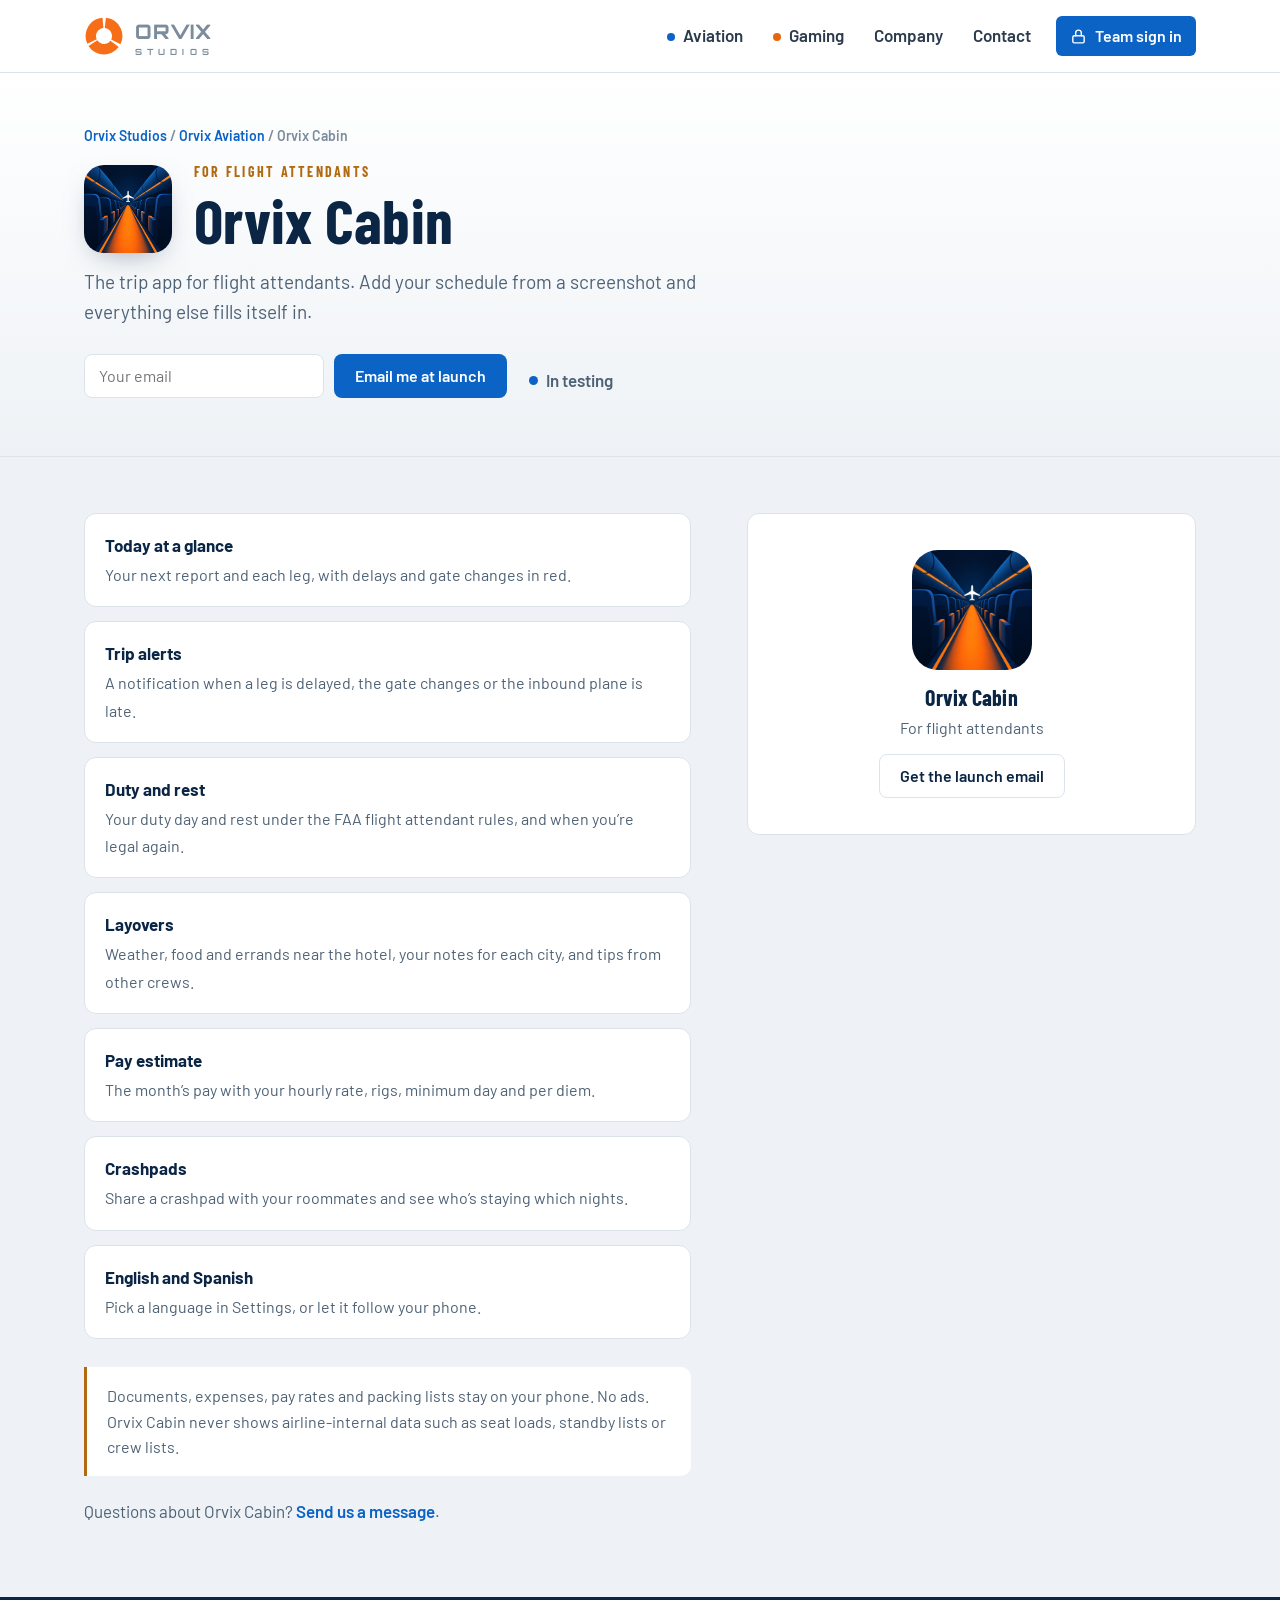
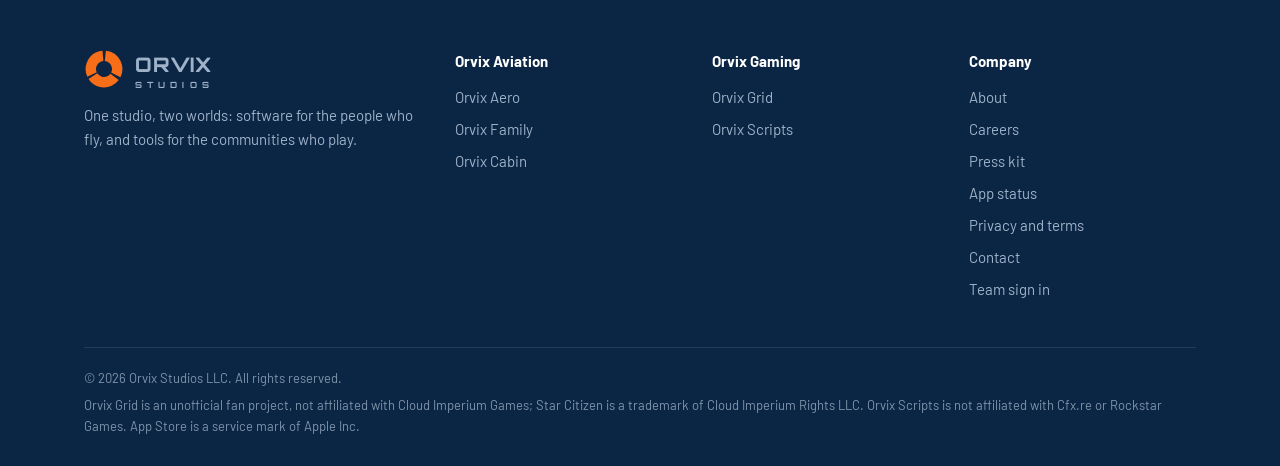
<file: cabin.html>
<!doctype html>
<html lang="en">
<head>
<meta charset="utf-8">
<meta name="viewport" content="width=device-width, initial-scale=1">
<title>Orvix Cabin · Orvix Studios</title>
<meta name="description" content="The trip app for flight attendants. Add your schedule from a screenshot and everything else fills itself in.">
<meta property="og:type" content="website">
<meta property="og:site_name" content="Orvix Studios">
<meta property="og:title" content="Orvix Cabin · Orvix Studios">
<meta property="og:description" content="The trip app for flight attendants. Add your schedule from a screenshot and everything else fills itself in.">
<meta property="og:url" content="https://orvixstudios.net/cabin.html">
<meta property="og:image" content="https://orvixstudios.net/img/og.jpg">
<meta property="og:image:width" content="1200"><meta property="og:image:height" content="630">
<meta name="twitter:card" content="summary_large_image">
<meta name="theme-color" content="#0B63C5">
<link rel="canonical" href="https://orvixstudios.net/cabin.html">
<link rel="icon" href="/favicon.svg" type="image/svg+xml">
<link rel="preconnect" href="https://fonts.googleapis.com">
<link rel="preconnect" href="https://fonts.gstatic.com" crossorigin>
<link href="https://fonts.googleapis.com/css2?family=Barlow:wght@400;500;600;700&family=Barlow+Condensed:wght@600;700&family=Orbitron:wght@700;800&display=swap" rel="stylesheet">
<link rel="stylesheet" href="/site.css">
<link rel="stylesheet" href="/pages.css">
</head>
<body>

<header class="top">
  <div class="wrap">
    <a class="logo" href="/" aria-label="Orvix Studios home"><img src="/img/mark.svg" alt="" width="40" height="40"><span class="wm"><b>ORVIX</b><span>STUDIOS</span></span></a>
    <nav class="menu" aria-label="Main">
      <a class="av" href="/#aviation">Aviation</a>
      <a class="gm" href="/#gaming">Gaming</a>
      <a href="/#studio">Company</a>
      <a href="/#message">Contact</a>
      <a class="btn blue" href="https://orvixcentralhub.com"><svg viewBox="0 0 24 24" fill="none" stroke="currentColor" stroke-width="2" stroke-linecap="round" stroke-linejoin="round"><rect x="4" y="11" width="16" height="10" rx="2"/><path d="M8 11V7a4 4 0 0 1 8 0v4"/></svg>Team sign in</a>
    </nav>
  </div>
</header>

<main>
<section class="ph" id="top" style="--acc:#B26A10"><div class="wrap">
  <div class="crumbs"><a href="/">Orvix Studios</a> / <a href="/#aviation">Orvix Aviation</a> / Orvix Cabin</div>
  <div class="apphd"><img class="ic" src="/img/cabin.png" alt="Orvix Cabin icon" width="88" height="88"><div><div class="for">For flight attendants</div><h1>Orvix Cabin</h1></div></div>
  <p class="lead">The trip app for flight attendants. Add your schedule from a screenshot and everything else fills itself in.</p>
  <div class="ctas2"><form class="notify" data-app="cabin"><label class="sr" for="nf-e">Your email</label><input id="nf-e" type="email" name="email" placeholder="Your email" autocomplete="email" required maxlength="200"><button class="btn blue" type="submit">Email me at launch</button><span class="nf-msg" role="status"></span></form><span class="stt" style="--sc:#0B63C5">In testing</span></div>
</div></section>
<section class="body" style="--acc:#B26A10"><div class="wrap split">
  <div><div class="feats"><div class="feat"><b>Today at a glance</b><span>Your next report and each leg, with delays and gate changes in red.</span></div><div class="feat"><b>Trip alerts</b><span>A notification when a leg is delayed, the gate changes or the inbound plane is late.</span></div><div class="feat"><b>Duty and rest</b><span>Your duty day and rest under the FAA flight attendant rules, and when you’re legal again.</span></div><div class="feat"><b>Layovers</b><span>Weather, food and errands near the hotel, your notes for each city, and tips from other crews.</span></div><div class="feat"><b>Pay estimate</b><span>The month’s pay with your hourly rate, rigs, minimum day and per diem.</span></div><div class="feat"><b>Crashpads</b><span>Share a crashpad with your roommates and see who’s staying which nights.</span></div><div class="feat"><b>English and Spanish</b><span>Pick a language in Settings, or let it follow your phone.</span></div></div><p class="note2">Documents, expenses, pay rates and packing lists stay on your phone. No ads. Orvix Cabin never shows airline-internal data such as seat loads, standby lists or crew lists.</p>
  <p style="margin-top:22px;color:var(--ink-2)">Questions about Orvix Cabin? <a class="dl" href="/#message">Send us a message</a>.</p></div>
  <div class="card" style="text-align:center;padding:36px 24px"><img src="/img/cabin.png" alt="" width="120" height="120" style="width:120px;height:120px;border-radius:26px;margin:0 auto 16px"><h3>Orvix Cabin</h3><p>For flight attendants</p><div class="row" style="justify-content:center"><a class="btn line" href="#top">Get the launch email</a></div></div>
</div></section>
</main>

<footer>
  <div class="wrap">
    <div class="fg">
      <div>
        <a class="logo" href="/"><img src="/img/mark.svg" alt="" width="36" height="36"><span class="wm"><b>ORVIX</b><span>STUDIOS</span></span></a>
        <p>One studio, two worlds: software for the people who fly, and tools for the communities who play.</p>
      </div>
      <div><h4>Orvix Aviation</h4><a href="/aero.html">Orvix Aero</a><a href="/family.html">Orvix Family</a><a href="/cabin.html">Orvix Cabin</a></div>
      <div><h4>Orvix Gaming</h4><a href="/grid.html">Orvix Grid</a><a href="/scripts.html">Orvix Scripts</a></div>
      <div><h4>Company</h4><a href="/#studio">About</a><a href="/careers.html">Careers</a><a href="/press.html">Press kit</a><a href="/status.html">App status</a><a href="/legal.html">Privacy and terms</a><a href="/#message">Contact</a><a href="https://orvixcentralhub.com">Team sign in</a></div>
    </div>
    <div class="fine">
      <span>© 2026 Orvix Studios LLC. All rights reserved.</span>
      <span>Orvix Grid is an unofficial fan project, not affiliated with Cloud Imperium Games; Star Citizen is a trademark of Cloud Imperium Rights LLC. Orvix Scripts is not affiliated with Cfx.re or Rockstar Games. App Store is a service mark of Apple Inc.</span>
    </div>
  </div>
</footer>
<script>
document.querySelectorAll("form.notify").forEach(function (f) {
  f.addEventListener("submit", async function (e) {
    e.preventDefault();
    var msg = f.querySelector(".nf-msg"), btn = f.querySelector("button"), email = f.email.value.trim();
    if (!/^[^@\s]+@[^@\s]+\.[^@\s]+$/.test(email)) { msg.textContent = "Please check your email address."; return; }
    btn.disabled = true; msg.textContent = "";
    try {
      var r = await fetch("https://uxnjglagrrprnsliyaed.supabase.co/rest/v1/launch_signups", { method: "POST", headers: { apikey: "sb_publishable_8vrxn8kJD8_lXdJ-a6_eqg_EtHNC4B8", "Content-Type": "application/json", Prefer: "return=minimal" }, body: JSON.stringify({ app: f.dataset.app, email: email }) });
      if (!r.ok && r.status !== 409) throw 0;
      f.innerHTML = '<span class="nf-ok">You’re on the list. We’ll email you when it launches.</span>';
    } catch (x) { msg.textContent = "That didn’t go through. Please try again."; btn.disabled = false; }
  });
});
</script>
<script>try{if(!/^(localhost|127\.)/.test(location.hostname)){var q=new URLSearchParams(location.search);fetch("https://uxnjglagrrprnsliyaed.supabase.co/functions/v1/site-hit",{method:"POST",keepalive:true,body:JSON.stringify({path:location.pathname,ref:document.referrer,tz:Intl.DateTimeFormat().resolvedOptions().timeZone,utm:{source:q.get("utm_source")||"",medium:q.get("utm_medium")||"",campaign:q.get("utm_campaign")||""}})}).catch(function(){})}}catch(e){}</script>
</body>
</html>
</file>
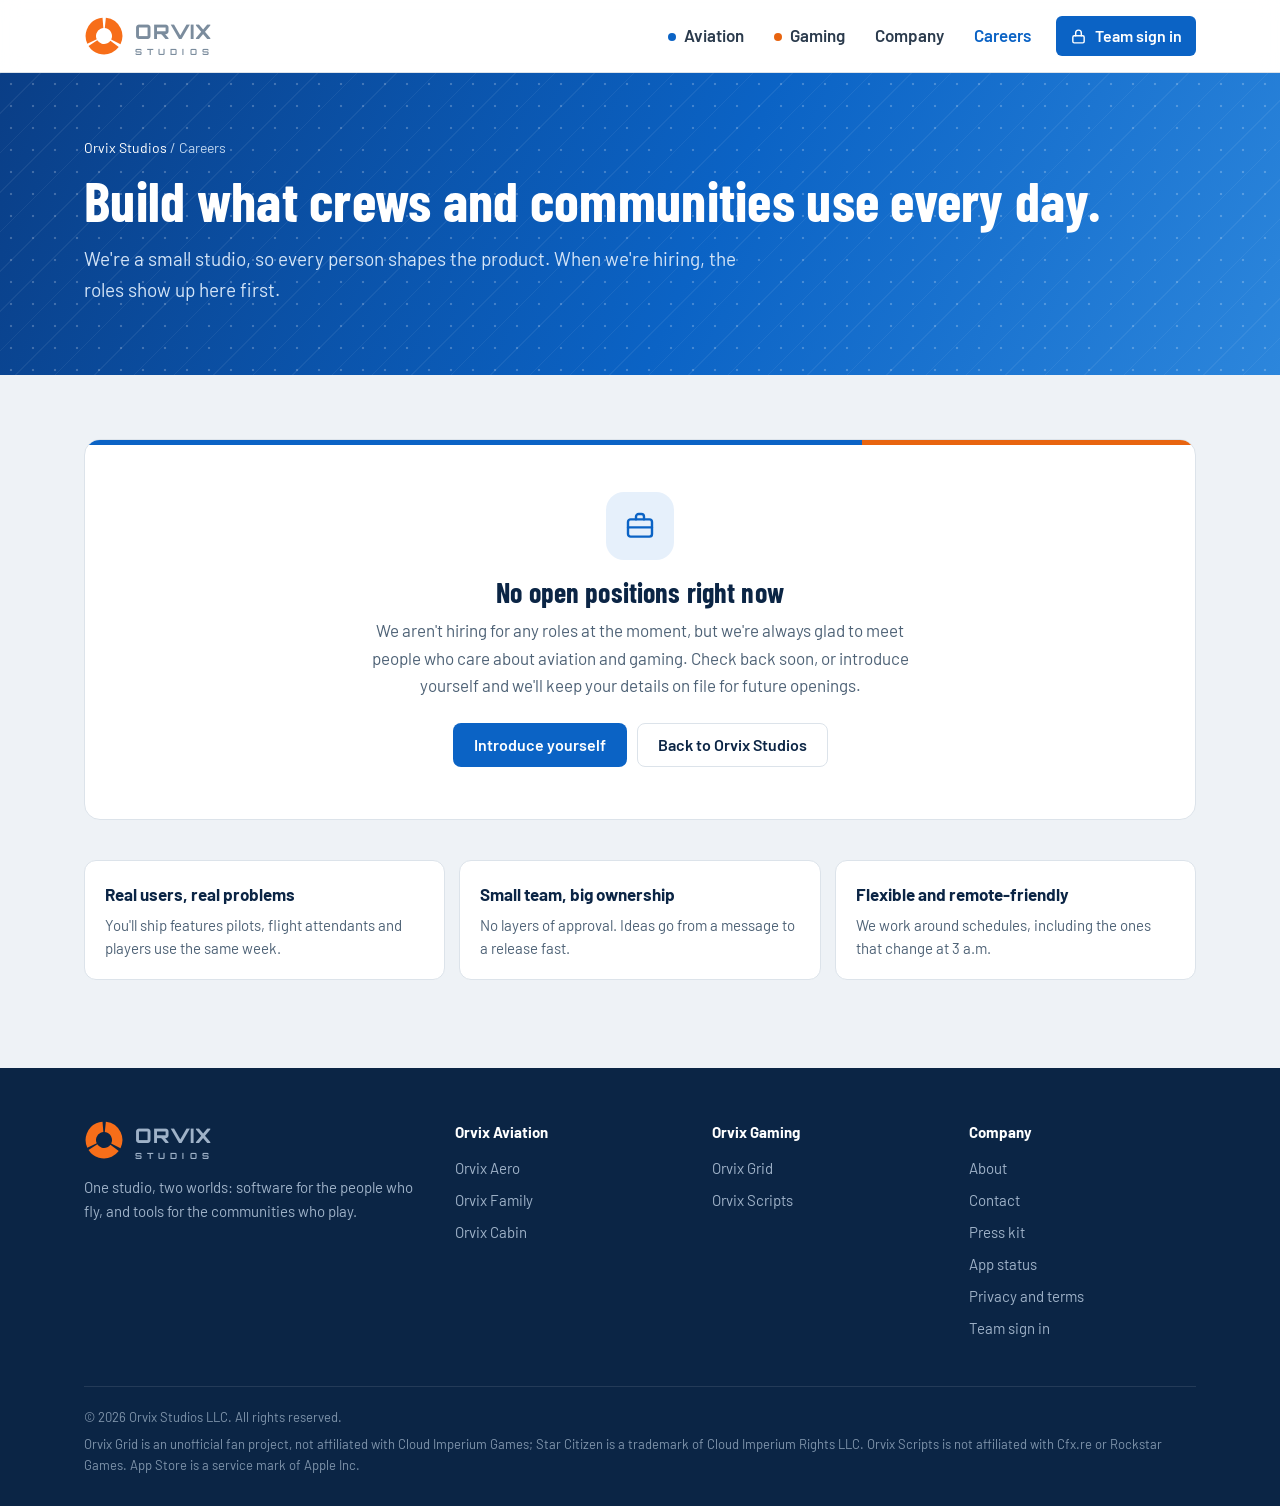
<file: careers.html>
<!doctype html>
<html lang="en">
<head>
<meta charset="utf-8">
<meta name="viewport" content="width=device-width, initial-scale=1">
<title>Careers · Orvix Studios</title>
<meta name="description" content="Open roles at Orvix Studios, the company behind Orvix Aero, Orvix Family, Orvix Cabin, Orvix Grid and Orvix Scripts.">
<meta property="og:title" content="Orvix Studios">
<meta property="og:description" content="Two divisions, one studio: apps for the people who fly, and tools for the communities who play.">
<meta property="og:url" content="https://orvixstudios.net/careers.html">
<meta property="og:image" content="https://orvixstudios.net/img/og.jpg">
<meta property="og:image:width" content="1200"><meta property="og:image:height" content="630">
<meta property="og:type" content="website">
<meta name="twitter:card" content="summary_large_image">
<meta name="theme-color" content="#0B63C5">
<link rel="icon" href="favicon.svg" type="image/svg+xml">
<link rel="preconnect" href="https://fonts.googleapis.com">
<link rel="preconnect" href="https://fonts.gstatic.com" crossorigin>
<link href="https://fonts.googleapis.com/css2?family=Barlow:wght@400;500;600;700&family=Barlow+Condensed:wght@600;700&family=Orbitron:wght@700;800&display=swap" rel="stylesheet">
<script type="application/ld+json">
{"@context":"https://schema.org","@type":"Organization","name":"Orvix Studios LLC","url":"https://orvixstudios.net/","logo":"https://orvixstudios.net/img/mark.svg","email":"info@orvixaero.com","address":{"@type":"PostalAddress","addressLocality":"St. Petersburg","addressRegion":"FL","addressCountry":"US"}}
</script>
<style>
:root{
  --page:#EEF2F6; --white:#fff; --soft:#F5F8FB;
  --blue:#0B63C5; --blue-2:#0A4F9E; --blue-l:#E6F0FB; --deep:#0B2545; --night:#07162B;
  --orange:#E8640F; --orange-d:#C9540A;
  --ink:#13202E; --ink-2:#4E6276; --ink-3:#7B8C9D; --line:#DCE3EA;
  --green:#0E8A4A; --teal:#19A3B5;
  --cond:"Barlow Condensed",sans-serif;
}
*{box-sizing:border-box;margin:0;padding:0}
html{-webkit-text-size-adjust:100%;scroll-behavior:smooth}
body{background:var(--page);color:var(--ink);font:400 17px/1.6 Barlow,system-ui,sans-serif}
a{color:inherit}
img{display:block;max-width:100%;height:auto}
a:focus-visible,button:focus-visible{outline:2px solid var(--orange);outline-offset:3px;border-radius:6px}
.wrap{max-width:1160px;margin:0 auto;padding-inline:24px}
h1,h2,h3{font-family:"Barlow Condensed",sans-serif;font-weight:700;line-height:1.05;letter-spacing:.005em}

.logo{display:inline-flex;align-items:center;gap:11px;text-decoration:none;color:var(--deep)}
.logo img{width:40px;height:40px}
.logo .wm{display:flex;flex-direction:column;line-height:1}
.logo b{font:800 20px/1 Orbitron,sans-serif;letter-spacing:.04em}
.logo span{font:700 8.5px/1 Orbitron,sans-serif;letter-spacing:.6em;margin-top:6px;color:var(--ink-3)}

.top{position:sticky;top:0;z-index:20;background:rgba(255,255,255,.95);backdrop-filter:blur(10px);-webkit-backdrop-filter:blur(10px);border-bottom:1px solid var(--line)}
.top .wrap{display:flex;align-items:center;justify-content:space-between;height:72px;gap:20px}
.menu{display:flex;align-items:center;gap:4px}
.menu a{text-decoration:none;color:#2B3B4D;font-weight:600;padding:8px 13px;border-radius:6px}
.menu a:hover{color:var(--blue);background:var(--blue-l)}
.menu a.av::before,.menu a.gm::before{content:"";display:inline-block;width:8px;height:8px;border-radius:50%;margin-right:8px;vertical-align:1px}
.menu a.av::before{background:var(--blue)} .menu a.gm::before{background:var(--orange)}
.btn{display:inline-flex;align-items:center;justify-content:center;gap:8px;height:44px;padding:0 20px;border-radius:8px;font:600 16px/1 Barlow,sans-serif;text-decoration:none;border:1.5px solid transparent;transition:background .15s,border-color .15s,color .15s,transform .15s}
.btn svg{width:17px;height:17px}
.btn.blue{background:var(--blue);color:#fff} .btn.blue:hover{background:var(--blue-2)}
.btn.orange{background:var(--orange);color:#fff} .btn.orange:hover{background:var(--orange-d)}
.btn.white{background:#fff;color:var(--deep)} .btn.white:hover{transform:translateY(-1px)}
.btn.ghost{border-color:rgba(255,255,255,.4);color:#fff} .btn.ghost:hover{border-color:#fff}
.btn.line{border-color:var(--line);color:var(--deep);background:#fff} .btn.line:hover{border-color:var(--blue);color:var(--blue)}
.menu .btn{height:40px;margin-left:8px} .menu .btn.blue:hover{background:var(--blue-2);color:#fff}

/* ---------- HERO: route-map banner ---------- */
.hero{position:relative;overflow:hidden;color:#fff;background:
  radial-gradient(rgba(255,255,255,.22) 1.1px,transparent 1.6px) 0 0/22px 22px,
  repeating-linear-gradient(135deg,rgba(255,255,255,.06) 0 1px,transparent 1px 28px),
  linear-gradient(115deg,#0A3E86 0%,#0B63C5 48%,#2C86DC 100%)}
.hero .map{position:absolute;inset:0;width:100%;height:100%;pointer-events:none}
.hero .wrap{position:relative;z-index:1;display:grid;grid-template-columns:1.05fr .95fr;gap:48px;align-items:center;padding-block:76px 84px}
.eyebrow{display:inline-flex;align-items:center;gap:8px;font-size:14px;font-weight:600;background:rgba(255,255,255,.14);border:1px solid rgba(255,255,255,.25);border-radius:999px;padding:5px 13px 5px 6px;text-decoration:none}
.eyebrow i{font-style:normal;background:var(--orange);border-radius:999px;padding:1px 9px;font-size:12px}
.hero h1{font-size:clamp(42px,4.6vw,62px);margin-top:20px}
.hero h1 em{font-style:normal;color:#FFB27A}
.hero .lead{font-size:19px;color:#D3E4F7;max-width:31em;margin-top:18px}
.hero .ctas{display:flex;gap:12px;flex-wrap:wrap;margin-top:30px}

/* division "passes" */
.passes{display:grid;gap:16px}
.pass{position:relative;display:grid;grid-template-columns:1fr 130px;border-radius:14px;overflow:hidden;text-decoration:none;box-shadow:0 22px 44px -22px rgba(3,20,48,.7);transition:transform .2s}
.pass:hover{transform:translateY(-3px) rotate(-.3deg)}
.pass .main{padding:20px 22px}
.pass .stub{position:relative;padding:20px 18px;display:flex;flex-direction:column;justify-content:space-between;border-left:2px dashed rgba(11,37,69,.18)}
.pass .stub::before,.pass .stub::after{content:"";position:absolute;left:-11px;width:20px;height:20px;border-radius:50%;background:#1A6FCB}
.pass .stub::before{top:-10px} .pass .stub::after{bottom:-10px}
.pass .k{font:700 12px/1 var(--cond);letter-spacing:.18em;text-transform:uppercase;opacity:.7}
.pass h3{font:700 30px/1 var(--cond);letter-spacing:.01em;margin:8px 0 4px}
.pass p{font-size:14.5px;line-height:1.4;opacity:.8}
.pass .ics{display:flex;gap:8px;margin-top:14px}
.pass .ics img,.pass .ics .si{width:34px;height:34px;border-radius:9px}
.pass .big{font:700 34px/1 var(--cond)}
.pass .small{font-size:12.5px;opacity:.75;line-height:1.3}
.pass.av{background:#fff;color:var(--deep)}
.pass.av .big{color:var(--blue)}
.pass.gm{background:var(--night);color:#fff}
.pass.gm .stub{border-left-color:rgba(255,255,255,.2)}
.pass.gm .big{color:#FF9A55}
.si-img{border-radius:9px}
.si{display:grid;place-items:center;color:#fff;font:700 15px/1 Barlow,sans-serif;background:linear-gradient(140deg,#3B4FC4,#151C4A)}

/* division switch bar */
.divbar{background:var(--white);border-bottom:1px solid var(--line);position:sticky;top:72px;z-index:15}
.divbar .wrap{display:flex;gap:6px;height:60px;align-items:center}
.divbar a{display:inline-flex;align-items:center;gap:10px;height:42px;padding:0 16px;border-radius:8px;text-decoration:none;font-weight:600;color:var(--deep)}
.divbar a:hover{background:var(--soft)}
.divbar a b{font:700 18px/1 var(--cond);letter-spacing:.02em}
.divbar a small{color:var(--ink-3);font-weight:500;font-size:14px}
.divbar .dot{width:10px;height:10px;border-radius:50%}
.divbar .sp{flex:1}
.divbar .meta{color:var(--ink-3);font-size:14px}

/* ---------- AVIATION ---------- */
.avi{background:linear-gradient(180deg,#F4F9FE 0,#fff 60%);padding-block:88px;position:relative;overflow:hidden}
.dh{display:grid;grid-template-columns:1fr auto;gap:24px;align-items:end;margin-bottom:40px}
.dh .tag{display:inline-flex;align-items:center;gap:8px;font:700 13px/1 var(--cond);letter-spacing:.2em;text-transform:uppercase;color:var(--blue)}
.dh .tag::before{content:"";width:26px;height:2px;background:currentColor}
.dh h2{font-size:clamp(36px,3.8vw,50px);color:var(--deep);margin-top:12px}
.dh p{color:var(--ink-2);font-size:18px;margin-top:10px;max-width:34em}
.code{font:700 64px/1 var(--cond);color:transparent;-webkit-text-stroke:1.5px #B6CDE6;letter-spacing:.04em}

.route{position:relative;display:grid;grid-template-columns:1.25fr 1fr 1fr;gap:20px}
.route svg.path{position:absolute;left:0;right:0;top:-34px;width:100%;height:40px;overflow:visible;pointer-events:none}
.ac{position:relative;background:#fff;border:1px solid var(--line);border-radius:14px;padding:24px;display:flex;flex-direction:column;gap:12px;box-shadow:0 1px 2px rgba(11,37,69,.05)}
.ac .gate{position:absolute;top:-13px;left:22px;font:700 12px/1 var(--cond);letter-spacing:.14em;background:var(--deep);color:#fff;border-radius:6px;padding:6px 9px}
.ac .gate.o{background:var(--orange)}
.ac .hd{display:flex;align-items:center;gap:13px;margin-top:6px}
.ac .hd img{width:52px;height:52px;border-radius:13px}
.ac h3{font-size:24px;color:var(--deep)}
.ac .for{font-size:14px;color:var(--ink-3);font-weight:500}
.ac p{color:var(--ink-2);font-size:15.5px}
.ac ul{list-style:none;display:grid;gap:5px;font-size:15px;color:var(--ink-2)}
.ac li::before{content:"✓";color:var(--orange);font-weight:700;margin-right:8px}
.ac .ft{display:flex;justify-content:space-between;align-items:center;gap:10px;margin-top:auto;padding-top:14px;border-top:1px dashed var(--line);font-size:14px}
.ac .ft .st{font-weight:700;font:700 14px/1 var(--cond);letter-spacing:.1em;text-transform:uppercase}
.st.on{color:var(--green)} .st.br{color:#B26A10} .st.ts{color:var(--blue)}
.ac.feat{border:2px solid var(--blue);box-shadow:0 22px 44px -26px rgba(11,99,197,.55)}
.ac .acts{display:flex;gap:8px;flex-wrap:wrap}
.ac .acts .btn{height:40px;padding:0 14px;font-size:15px}

/* ---------- GAMING ---------- */
.gam{position:relative;overflow:hidden;background:var(--night);color:#fff;padding-block:88px}
.gam::before{content:"";position:absolute;inset:0;background:
  radial-gradient(1.4px 1.4px at 12% 22%,#fff 50%,transparent 51%),
  radial-gradient(1px 1px at 28% 68%,rgba(255,255,255,.8) 50%,transparent 51%),
  radial-gradient(1.2px 1.2px at 46% 14%,rgba(255,255,255,.7) 50%,transparent 51%),
  radial-gradient(1px 1px at 63% 52%,#fff 50%,transparent 51%),
  radial-gradient(1.6px 1.6px at 81% 30%,rgba(255,255,255,.9) 50%,transparent 51%),
  radial-gradient(1px 1px at 92% 78%,rgba(255,255,255,.6) 50%,transparent 51%),
  radial-gradient(1px 1px at 8% 86%,rgba(255,255,255,.6) 50%,transparent 51%),
  radial-gradient(700px 360px at 85% 0%,rgba(232,100,15,.22),transparent 70%),
  radial-gradient(600px 400px at 0% 100%,rgba(11,99,197,.35),transparent 70%);pointer-events:none}
.gam .wrap{position:relative}
.gam .dh .tag{color:#FF9A55}
.gam .dh h2{color:#fff}
.gam .dh p{color:#A9BBD0}
.gam .code{-webkit-text-stroke-color:rgba(255,255,255,.22)}
.gg{display:grid;grid-template-columns:1fr 1fr;gap:20px}
.gc{position:relative;display:grid;grid-template-columns:auto 1fr;gap:20px;align-items:start;padding:26px;border-radius:14px;background:linear-gradient(160deg,rgba(255,255,255,.08),rgba(255,255,255,.02));border:1px solid rgba(255,255,255,.12);text-decoration:none;transition:border-color .2s,transform .2s}
.gc:hover{border-color:rgba(255,154,85,.6);transform:translateY(-3px)}
.gc img,.gc .si{width:72px;height:72px;border-radius:16px}
.gc .si{font-size:24px}
.gc h3{font-size:26px}
.gc .for{color:#FF9A55;font:700 13px/1 var(--cond);letter-spacing:.14em;text-transform:uppercase;margin:6px 0 10px}
.gc p{color:#B9C8DA;font-size:16px}
.gc .ft{grid-column:1/-1;display:flex;justify-content:space-between;align-items:center;padding-top:14px;border-top:1px solid rgba(255,255,255,.1);font-size:14.5px}
.gc .ft span{display:inline-flex;align-items:center;gap:8px;color:#5EE29A;font-weight:600}
.gc .ft span::before{content:"";width:8px;height:8px;border-radius:50%;background:currentColor;box-shadow:0 0 0 4px rgba(94,226,154,.18)}
.gc .ft b{color:#fff}
.hud{position:absolute;top:14px;right:16px;font:700 11px/1 var(--cond);letter-spacing:.2em;color:rgba(255,255,255,.35)}

/* ---------- STUDIO ---------- */
.studio{padding-block:88px}
.sgrid{display:grid;grid-template-columns:1.1fr .9fr;gap:40px;align-items:start}
.sgrid .dh{grid-template-columns:1fr;margin-bottom:22px}
.sgrid p.t{color:var(--ink-2);font-size:18px}
.sgrid p.t+p.t{margin-top:14px}
.vals{display:grid;grid-template-columns:repeat(3,1fr);gap:14px;margin-top:30px}
.val{background:#fff;border:1px solid var(--line);border-radius:12px;padding:18px}
.val .i{width:38px;height:38px;border-radius:9px;display:grid;place-items:center;background:var(--blue-l);color:var(--blue)}
.val .i svg{width:20px;height:20px}
.val b{display:block;margin-top:12px;color:var(--deep);font-size:16px}
.val small{color:var(--ink-2);font-size:14px;line-height:1.45;display:block;margin-top:4px}
.card-co{background:#fff;border:1px solid var(--line);border-radius:14px;overflow:hidden}
.card-co .h{background:var(--deep);color:#fff;padding:16px 22px;display:flex;justify-content:space-between;align-items:center}
.card-co .h b{font:700 18px/1 var(--cond);letter-spacing:.06em;text-transform:uppercase}
.card-co .h img{width:28px;height:28px}
.card-co dl{padding:4px 22px}
.card-co dl div{display:flex;justify-content:space-between;gap:16px;padding:12px 0;border-bottom:1px solid var(--line);font-size:15.5px}
.card-co dt{color:var(--ink-3)} .card-co dd{font-weight:600;color:var(--deep);text-align:right}
.card-co .c{padding:18px 22px;background:var(--soft);display:grid;gap:10px}
.card-co .c a{display:flex;justify-content:space-between;align-items:center;text-decoration:none;font-weight:600;color:var(--deep);padding:10px 14px;border-radius:8px;background:#fff;border:1px solid var(--line)}
.card-co .c a:hover{border-color:var(--blue);color:var(--blue)}
.card-co .c a small{color:var(--ink-3);font-weight:500}

footer{background:var(--deep);color:#9FB2C8;font-size:15px}
footer .wrap{padding-block:52px 30px}
.fg{display:grid;grid-template-columns:1.5fr 1fr 1fr 1fr;gap:30px}
.fg h4{color:#fff;font-size:15px;margin-bottom:12px}
.fg a{display:block;text-decoration:none;margin-bottom:8px}
.fg a:hover{color:#fff}
.fg a.logo{display:inline-flex;color:#fff;margin-bottom:14px}
.fg a.logo span{color:#9FB2C8}
.fine{border-top:1px solid rgba(255,255,255,.1);margin-top:38px;padding-top:20px;font-size:13px;display:grid;gap:6px;color:#7F94AB}


/* contact form */
.cf{position:fixed;inset:0;z-index:100;display:grid;place-items:center;padding:16px;visibility:hidden}
.cf.open{visibility:visible}
.cf .bg{position:absolute;inset:0;background:rgba(7,22,43,.55);opacity:0;transition:opacity .25s}
.cf.open .bg{opacity:1}
.cf .box{position:relative;width:100%;max-width:560px;max-height:calc(100vh - 32px);overflow:auto;background:#fff;border-radius:16px;box-shadow:0 30px 70px -20px rgba(7,22,43,.6);transform:translateY(24px) scale(.98);opacity:0;transition:transform .3s cubic-bezier(.2,.8,.2,1),opacity .25s}
.cf.open .box{transform:none;opacity:1}
.cf .hd{background:var(--blue);color:#fff;padding:20px 24px;display:flex;justify-content:space-between;align-items:flex-start;gap:12px;position:relative;overflow:hidden}
.cf .hd::after{content:"";position:absolute;right:-40px;bottom:-60px;width:150px;height:150px;background:url("img/mark.svg") center/contain no-repeat;opacity:.18}
.cf .hd h2{font-size:26px;color:#fff}
.cf .hd p{color:#D6E6F8;font-size:15px;margin-top:4px}
.cf .x{position:relative;z-index:1;width:36px;height:36px;border-radius:50%;border:0;background:rgba(255,255,255,.16);color:#fff;font-size:22px;line-height:1;cursor:pointer}
.cf form{padding:20px 24px 24px;display:grid;gap:14px}
.cf .topics{display:flex;flex-wrap:wrap;gap:8px}
.cf .topics label{cursor:pointer}
.cf .topics input{position:absolute;opacity:0;pointer-events:none}
.cf .topics span{display:inline-block;padding:7px 13px;border-radius:999px;border:1.5px solid var(--line);font-weight:600;font-size:14.5px;color:var(--ink-2)}
.cf .topics input:checked+span{border-color:var(--blue);background:var(--blue-l);color:var(--blue)}
.cf .topics input:focus-visible+span{outline:2px solid var(--orange);outline-offset:2px}
.cf .row{display:grid;grid-template-columns:1fr 1fr;gap:12px}
.cf .f label{display:block;font-size:14px;font-weight:600;color:var(--deep);margin-bottom:5px}
.cf .f label small{color:var(--ink-3);font-weight:500}
.cf input[type=text],.cf input[type=email],.cf select,.cf textarea{width:100%;font:inherit;font-size:16px;color:var(--ink);background:#fff;border:1.5px solid var(--line);border-radius:8px;padding:10px 12px;outline:none}
.cf input:focus,.cf select:focus,.cf textarea:focus{border-color:var(--blue)}
.cf textarea{min-height:130px;resize:vertical}
.cf .hp{position:absolute;left:-9999px;width:1px;height:1px;overflow:hidden}
.cf .err{color:#C8363C;font-size:14.5px;min-height:1em}
.cf .acts{display:flex;justify-content:space-between;align-items:center;gap:12px;flex-wrap:wrap}
.cf .acts small{color:var(--ink-3);font-size:13px}
.cf .done{padding:40px 28px;text-align:center;display:none}
.cf.sent form{display:none} .cf.sent .done{display:block}
.cf .done .ok{width:64px;height:64px;border-radius:50%;margin:0 auto 14px;display:grid;place-items:center;background:#E3F4EA;color:var(--green);font-size:32px}
.cf .done h3{font-size:24px;color:var(--deep)}
.cf .done p{color:var(--ink-2);margin:8px 0 20px}
body.locked{overflow:hidden}
@media (max-width:560px){.cf .row{grid-template-columns:1fr}}
@media (max-width:980px){
  .hero .wrap{grid-template-columns:1fr;padding-block:56px 64px}
  .route{grid-template-columns:1fr 1fr}
  .route .feat{grid-column:1/-1}
  .route svg.path{display:none}
  .gg{grid-template-columns:1fr}
  .sgrid{grid-template-columns:1fr}
  .fg{grid-template-columns:1fr 1fr}
  .menu a:not(.btn){display:none}
  .code{display:none}
  .dh{grid-template-columns:1fr}
  .divbar .meta{display:none}
}
@media (max-width:620px){
  .route{grid-template-columns:1fr}
  .pass{grid-template-columns:1fr 104px}
  .pass .main{padding:18px}
  .pass h3{font-size:26px}
  .vals{grid-template-columns:1fr}
  .divbar a small{display:none}
  .gc{grid-template-columns:1fr}
  .menu .btn{padding:0 14px}
  .avi,.gam,.studio{padding-block:64px}
}
@media (prefers-reduced-motion:reduce){*{transition:none!important;scroll-behavior:auto!important}}

/* careers */
.chero{position:relative;overflow:hidden;color:#fff;background:
  radial-gradient(rgba(255,255,255,.22) 1.1px,transparent 1.6px) 0 0/22px 22px,
  repeating-linear-gradient(135deg,rgba(255,255,255,.06) 0 1px,transparent 1px 28px),
  linear-gradient(115deg,#0A3E86 0%,#0B63C5 55%,#2C86DC 100%)}
.chero .wrap{padding-block:64px 70px}
.chero .crumbs{font-size:14px;color:#BFD6F0}
.chero .crumbs a{text-decoration:none;color:#fff}
.chero h1{font-size:clamp(40px,4.4vw,56px);margin-top:12px}
.chero p{color:#D3E4F7;font-size:19px;max-width:36em;margin-top:14px}
.jobs-sec{padding-block:64px 88px}
.jbar[hidden]{display:none}
.jbar{display:flex;flex-wrap:wrap;gap:8px;align-items:center;margin-bottom:22px}
.jbar button{font:600 15px/1 Barlow,sans-serif;padding:10px 16px;border-radius:999px;border:1.5px solid var(--line);background:#fff;color:var(--ink-2);cursor:pointer}
.jbar button.on{border-color:var(--blue);background:var(--blue-l);color:var(--blue)}
.jbar .n{margin-left:auto;color:var(--ink-3);font-size:15px}
.jl{display:grid;gap:14px}
.job{background:#fff;border:1px solid var(--line);border-left:5px solid var(--c);border-radius:12px;overflow:hidden}
.job summary{list-style:none;cursor:pointer;display:grid;grid-template-columns:1fr auto;gap:12px 24px;align-items:center;padding:22px 24px}
.job summary::-webkit-details-marker{display:none}
.job h3{font-size:22px;color:var(--deep)}
.job .meta{display:flex;flex-wrap:wrap;gap:8px 16px;margin-top:6px;color:var(--ink-3);font-size:14.5px}
.job .meta span{display:inline-flex;align-items:center;gap:6px}
.job .sum{grid-column:1/-1;color:var(--ink-2);font-size:16px}
.job .chev{width:38px;height:38px;border-radius:50%;display:grid;place-items:center;border:1px solid var(--line);transition:transform .2s}
.job[open] .chev{transform:rotate(180deg)}
.job .body{padding:0 24px 24px;border-top:1px dashed var(--line)}
.job .desc{color:var(--ink-2);font-size:16px;padding-top:18px;white-space:pre-wrap}
.job .acts{display:flex;gap:10px;margin-top:20px;flex-wrap:wrap}
.div-pill{font:700 12px/1 var(--cond);letter-spacing:.14em;text-transform:uppercase;border-radius:6px;padding:5px 8px;color:#fff;background:var(--c)}
.none{background:#fff;border:1px solid var(--line);border-radius:16px;padding:52px 32px;text-align:center;position:relative;overflow:hidden}
.none::before{content:"";position:absolute;inset:0 0 auto;height:5px;background:linear-gradient(90deg,var(--blue) 0 70%,var(--orange) 70%)}
.none .ic{width:68px;height:68px;border-radius:18px;margin:0 auto 18px;display:grid;place-items:center;background:var(--blue-l);color:var(--blue)}
.none .ic svg{width:32px;height:32px}
.none h2{font-size:28px;color:var(--deep)}
.none p{color:var(--ink-2);font-size:17px;max-width:34em;margin:10px auto 0}
.none .acts{display:flex;gap:10px;justify-content:center;flex-wrap:wrap;margin-top:24px}
.perks{display:grid;grid-template-columns:repeat(3,1fr);gap:14px;margin-top:40px}
.perk{background:#fff;border:1px solid var(--line);border-radius:12px;padding:20px}
.perk b{display:block;color:var(--deep);font-size:17px}
.perk small{display:block;color:var(--ink-2);font-size:15px;margin-top:6px;line-height:1.5}
.cf .jobline{background:var(--blue-l);color:var(--blue);font-weight:600;border-radius:8px;padding:10px 12px;font-size:15px}
@media (max-width:760px){.perks{grid-template-columns:1fr}.job summary{grid-template-columns:1fr}.job .chev{display:none}}

/* Big screens: scale the whole layout up so it fills the window */
@media (min-width: 1500px) { .wrap { max-width: 1280px; } }
@media (min-width: 1900px) { html { zoom: 1.06; } }
@media (min-width: 2300px) { html { zoom: 1.2; } }
@media (min-width: 3000px) { html { zoom: 1.5; } }
</style>
</head>
<body>
<header class="top">
  <div class="wrap">
    <a class="logo" href="/" aria-label="Orvix Studios home"><img src="img/mark.svg" alt="" width="40" height="40"><span class="wm"><b>ORVIX</b><span>STUDIOS</span></span></a>
    <nav class="menu" aria-label="Main">
      <a class="av" href="/#aviation">Aviation</a>
      <a class="gm" href="/#gaming">Gaming</a>
      <a href="/#studio">Company</a>
      <a href="/careers.html" style="color:var(--blue)">Careers</a>
      <a class="btn blue" href="https://orvixcentralhub.com"><svg viewBox="0 0 24 24" fill="none" stroke="currentColor" stroke-width="2" stroke-linecap="round" stroke-linejoin="round"><rect x="4" y="11" width="16" height="10" rx="2"/><path d="M8 11V7a4 4 0 0 1 8 0v4"/></svg>Team sign in</a>
    </nav>
  </div>
</header>

<main>
  <section class="chero">
    <div class="wrap">
      <div class="crumbs"><a href="/">Orvix Studios</a> / Careers</div>
      <h1>Build what crews and communities use every day.</h1>
      <p>We're a small studio, so every person shapes the product. When we're hiring, the roles show up here first.</p>
    </div>
  </section>
  <section class="jobs-sec">
    <div class="wrap">
      <div class="jbar" id="jbar" hidden>
        <button class="on" data-d="all">All roles</button><button data-d="aviation">Aviation</button><button data-d="gaming">Gaming</button><button data-d="studio">Studio</button>
        <span class="n" id="jn"></span>
      </div>
      <div id="jobs"><div class="none" style="padding:36px"><p>Loading open roles...</p></div></div>
      <div class="perks">
        <div class="perk"><b>Real users, real problems</b><small>You'll ship features pilots, flight attendants and players use the same week.</small></div>
        <div class="perk"><b>Small team, big ownership</b><small>No layers of approval. Ideas go from a message to a release fast.</small></div>
        <div class="perk"><b>Flexible and remote-friendly</b><small>We work around schedules, including the ones that change at 3 a.m.</small></div>
      </div>
    </div>
  </section>
</main>
<footer>
  <div class="wrap">
    <div class="fg">
      <div>
        <a class="logo" href="/"><img src="img/mark.svg" alt="" width="36" height="36"><span class="wm"><b>ORVIX</b><span>STUDIOS</span></span></a>
        <p>One studio, two worlds: software for the people who fly, and tools for the communities who play.</p>
      </div>
      <div><h4>Orvix Aviation</h4><a href="https://orvixaero.com">Orvix Aero</a><a href="/#aviation">Orvix Family</a><a href="/#aviation">Orvix Cabin</a></div>
      <div><h4>Orvix Gaming</h4><a href="/grid.html">Orvix Grid</a><a href="/scripts.html">Orvix Scripts</a></div>
      <div><h4>Company</h4><a href="/#studio">About</a><a href="/#contact">Contact</a><a href="/press.html">Press kit</a><a href="/status.html">App status</a><a href="/legal.html">Privacy and terms</a><a href="https://orvixcentralhub.com">Team sign in</a></div>
    </div>
    <div class="fine">
      <span>© 2026 Orvix Studios LLC. All rights reserved.</span>
      <span>Orvix Grid is an unofficial fan project, not affiliated with Cloud Imperium Games; Star Citizen is a trademark of Cloud Imperium Rights LLC. Orvix Scripts is not affiliated with Cfx.re or Rockstar Games. App Store is a service mark of Apple Inc.</span>
    </div>
  </div>
</footer>
<div class="cf" id="cf" aria-hidden="true">
  <div class="bg" data-close></div>
  <div class="box" role="dialog" aria-modal="true" aria-labelledby="cf-t">
    <div class="hd"><div><h2 id="cf-t">Contact Orvix Studios</h2><p>We usually reply within one business day.</p></div><button class="x" type="button" data-close aria-label="Close">×</button></div>
    <form id="cf-form" novalidate>
      <div class="jobline" id="cf-job" hidden></div><input type="hidden" name="job_id" id="cf-jobid">
      <div class="f"><label>What's it about?</label>
        <div class="topics">
          <label><input type="radio" name="topic" value="partnership"><span>Partnership</span></label>
          <label><input type="radio" name="topic" value="support"><span>App support</span></label>
          <label><input type="radio" name="topic" value="press"><span>Press</span></label>
          <label><input type="radio" name="topic" value="privacy"><span>Privacy and legal</span></label>
          <label><input type="radio" name="topic" value="careers"><span>Careers</span></label>
          <label><input type="radio" name="topic" value="other" checked><span>Something else</span></label>
        </div>
      </div>
      <div class="row">
        <div class="f"><label for="cf-name">Your name</label><input id="cf-name" name="name" type="text" autocomplete="name" maxlength="100" required></div>
        <div class="f"><label for="cf-email">Email</label><input id="cf-email" name="email" type="email" autocomplete="email" maxlength="200" required></div>
      </div>
      <div class="row">
        <div class="f"><label for="cf-company">Company or organization <small>(optional)</small></label><input id="cf-company" name="company" type="text" autocomplete="organization" maxlength="120"></div>
        <div class="f"><label for="cf-app">Which app? <small>(optional)</small></label><select id="cf-app" name="app"><option value="">Not about an app</option><option>Orvix Aero</option><option>Orvix Family</option><option>Orvix Cabin</option><option>Orvix Grid</option><option>Orvix Scripts</option></select></div>
      </div>
      <div class="f" id="cf-links-f" hidden><label for="cf-links">LinkedIn, portfolio or GitHub <small>(optional)</small></label><input id="cf-links" name="links" type="text" maxlength="400" placeholder="https://"></div>
      <div class="f"><label for="cf-msg">Message</label><textarea id="cf-msg" name="message" maxlength="4000" required></textarea></div>
      <div class="hp" aria-hidden="true"><label>Website <input name="website" type="text" tabindex="-1" autocomplete="off"></label></div>
      <div class="err" id="cf-err" role="alert"></div>
      <div class="acts"><small>We use your details only to reply. <a href="https://orvixaero.com/privacy.html">Privacy policy</a></small><button class="btn blue" type="submit" id="cf-send">Send message</button></div>
    </form>
    <div class="done"><div class="ok">✓</div><h3>Message sent</h3><p>Thanks for reaching out. We'll reply to your email, usually within one business day.</p><button class="btn line" type="button" data-close>Close</button></div>
  </div>
</div>
<script>
(() => {
  const cf = document.getElementById('cf'), form = document.getElementById('cf-form'), err = document.getElementById('cf-err'), send = document.getElementById('cf-send');
  let opened = 0, last = null;
  window.cfOpen = (topic, job) => open(topic, job);
  const open = (topic, job) => {
    last = document.activeElement;
    cf.classList.remove('sent'); err.textContent = '';
    const r = form.querySelector('input[name=topic][value="' + (topic || 'other') + '"]'); if (r) r.checked = true;
    if (topic === 'support') document.getElementById('cf-app').value = 'Orvix Aero';
    const jl = document.getElementById('cf-job'); jl.hidden = !job; jl.textContent = job ? 'Applying for: ' + job.title : '';
    document.getElementById('cf-jobid').value = job ? job.id : '';
    document.getElementById('cf-links-f').hidden = topic !== 'careers';
    document.getElementById('cf-msg').placeholder = topic === 'careers' ? 'Tell us a bit about yourself and why this role.' : '';
    document.getElementById('cf-t').textContent = job ? 'Apply: ' + job.title : 'Contact Orvix Studios';
    cf.classList.add('open'); cf.setAttribute('aria-hidden', 'false'); document.body.classList.add('locked');
    opened = Date.now(); setTimeout(() => document.getElementById('cf-name').focus(), 60);
  };
  const close = () => { cf.classList.remove('open'); cf.setAttribute('aria-hidden', 'true'); document.body.classList.remove('locked'); if (last) last.focus(); };
  document.addEventListener('click', (e) => { const el = e.target.closest('[data-topic]'); if (!el) return; e.preventDefault(); open(el.dataset.topic); });
  cf.addEventListener('click', (e) => { if (e.target.closest('[data-close]')) close(); });
  addEventListener('keydown', (e) => { if (e.key === 'Escape' && cf.classList.contains('open')) close(); });
  if (location.hash === '#message') open('other');
  form.addEventListener('submit', async (e) => {
    e.preventDefault(); err.textContent = '';
    const d = Object.fromEntries(new FormData(form));
    if (!d.name.trim()) { err.textContent = 'Please add your name.'; return form.name.focus(); }
    if (!/^[^@\s]+@[^@\s]+\.[^@\s]+$/.test(d.email.trim())) { err.textContent = 'Please check your email address.'; return form.email.focus(); }
    if (!d.message.trim()) { err.textContent = 'Please write a message.'; return form.message.focus(); }
    send.disabled = true; send.textContent = 'Sending...';
    try {
      const r = await fetch('https://uxnjglagrrprnsliyaed.supabase.co/functions/v1/site-contact', { method: 'POST', headers: { 'Content-Type': 'application/json' }, body: JSON.stringify({ ...d, ms: Date.now() - opened }) });
      const j = await r.json().catch(() => ({}));
      if (!r.ok || !j.ok) throw new Error(j.error || 'Something went wrong.');
      form.reset(); cf.classList.add('sent');
    } catch (x) { err.textContent = (x.message || 'Something went wrong.') + ' You can also email info@orvixaero.com.'; }
    finally { send.disabled = false; send.textContent = 'Send message'; }
  });
})();
</script>
<script>
(async () => {
  const URL_ = 'https://uxnjglagrrprnsliyaed.supabase.co', KEY = 'sb_publishable_8vrxn8kJD8_lXdJ-a6_eqg_EtHNC4B8';
  const DIV = { aviation: ['Orvix Aviation', '#0B63C5'], gaming: ['Orvix Gaming', '#E8640F'], studio: ['Studio', '#0B2545'] };
  const esc = (s) => String(s ?? '').replace(/[&<>"']/g, (c) => ({ '&': '&amp;', '<': '&lt;', '>': '&gt;', '"': '&quot;', "'": '&#39;' }[c]));
  const box = document.getElementById('jobs');
  const empty = `<div class="none"><div class="ic"><svg viewBox="0 0 24 24" fill="none" stroke="currentColor" stroke-width="1.8" stroke-linecap="round" stroke-linejoin="round"><rect x="3" y="7" width="18" height="13" rx="2"/><path d="M9 7V5a2 2 0 0 1 2-2h2a2 2 0 0 1 2 2v2M3 13h18"/></svg></div>
    <h2>No open positions right now</h2>
    <p>We aren't hiring for any roles at the moment, but we're always glad to meet people who care about aviation and gaming. Check back soon, or introduce yourself and we'll keep your details on file for future openings.</p>
    <div class="acts"><button class="btn blue" type="button" data-topic="careers">Introduce yourself</button><a class="btn line" href="/">Back to Orvix Studios</a></div></div>`;
  let jobs = [];
  try {
    const r = await fetch(URL_ + '/rest/v1/job_postings?select=id,title,division,location,kind,summary,description,created_at&status=eq.open&order=created_at.desc', { headers: { apikey: KEY, Authorization: 'Bearer ' + KEY } });
    if (!r.ok) throw 0; jobs = await r.json();
  } catch { box.innerHTML = empty; return; }
  if (!jobs.length) { box.innerHTML = empty; return; }
  const bar = document.getElementById('jbar'); bar.hidden = false;
  let f = 'all';
  const draw = () => {
    const list = jobs.filter((j) => f === 'all' || j.division === f);
    document.getElementById('jn').textContent = list.length + (list.length === 1 ? ' open role' : ' open roles');
    box.innerHTML = list.length ? '<div class="jl">' + list.map((j) => {
      const [dn, c] = DIV[j.division] || DIV.studio;
      return `<details class="job" style="--c:${c}"><summary><div><h3>${esc(j.title)}</h3><div class="meta"><span class="div-pill">${dn}</span><span>${esc(j.location)}</span><span>${esc(j.kind)}</span></div></div><span class="chev" aria-hidden="true">⌄</span>${j.summary ? `<div class="sum">${esc(j.summary)}</div>` : ''}</summary>
        <div class="body"><div class="desc">${esc(j.description || j.summary)}</div><div class="acts"><button class="btn blue" type="button" data-apply="${j.id}">Apply for this role</button><button class="btn line" type="button" data-share="${j.id}">Copy link</button></div></div></details>`;
    }).join('') + '</div>' : '<div class="none" style="padding:36px"><p>No open roles in this area right now.</p></div>';
  };
  bar.addEventListener('click', (e) => { const b = e.target.closest('[data-d]'); if (!b) return; f = b.dataset.d; bar.querySelectorAll('[data-d]').forEach((x) => x.classList.toggle('on', x === b)); draw(); });
  box.addEventListener('click', (e) => {
    const a = e.target.closest('[data-apply]'); if (a) { const j = jobs.find((x) => x.id == a.dataset.apply); window.cfOpen('careers', j); }
    const s = e.target.closest('[data-share]'); if (s) { const u = location.origin + '/careers.html#job-' + s.dataset.share; navigator.clipboard?.writeText(u); s.textContent = 'Link copied'; setTimeout(() => s.textContent = 'Copy link', 1600); }
  });
  draw();
  const m = location.hash.match(/^#job-(\d+)/);
  if (m) { const i = jobs.findIndex((x) => x.id == m[1]); const d = box.querySelectorAll('.job')[i]; if (d) { d.open = true; d.scrollIntoView({ block: 'center' }); } }
})();
</script>
<script>try{if(!/^(localhost|127\.)/.test(location.hostname)){var q=new URLSearchParams(location.search);fetch("https://uxnjglagrrprnsliyaed.supabase.co/functions/v1/site-hit",{method:"POST",keepalive:true,body:JSON.stringify({path:location.pathname,ref:document.referrer,tz:Intl.DateTimeFormat().resolvedOptions().timeZone,utm:{source:q.get("utm_source")||"",medium:q.get("utm_medium")||"",campaign:q.get("utm_campaign")||""}})}).catch(function(){})}}catch(e){}</script>
</body>
</html>
</file>
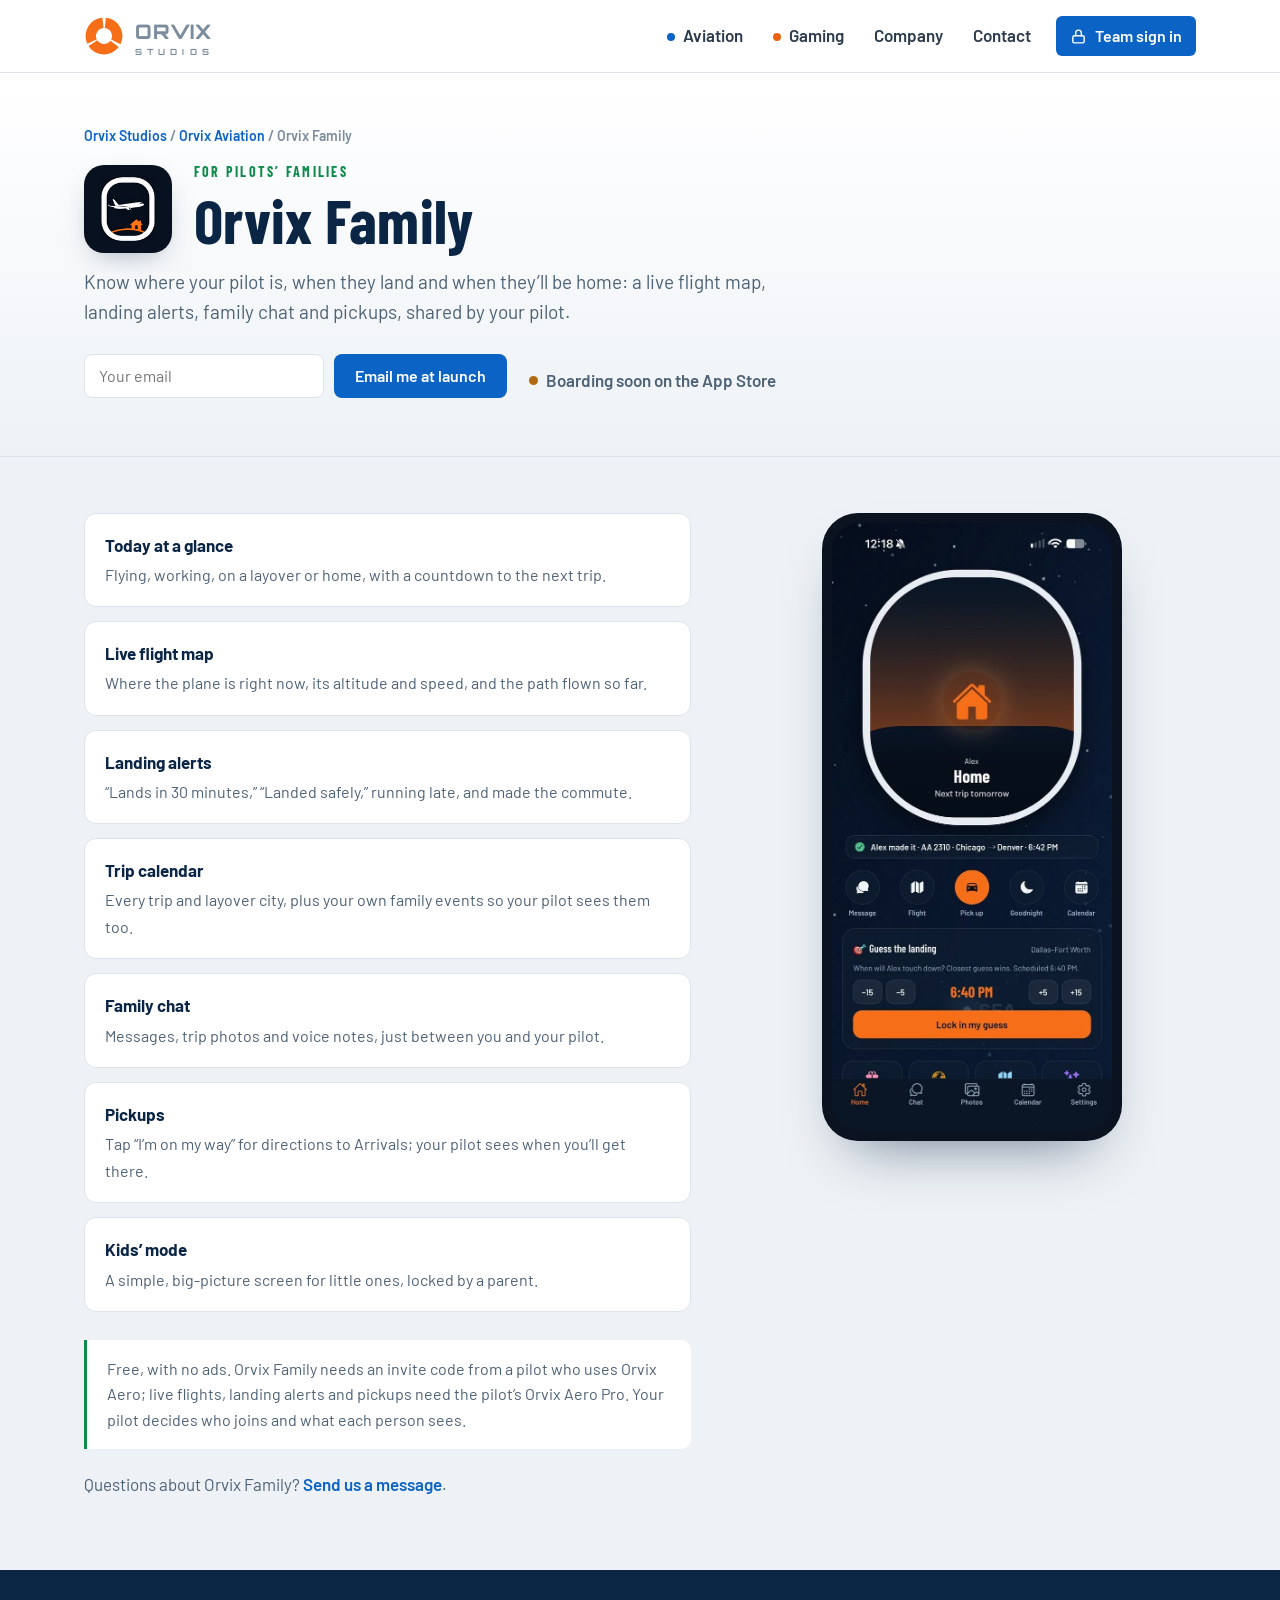
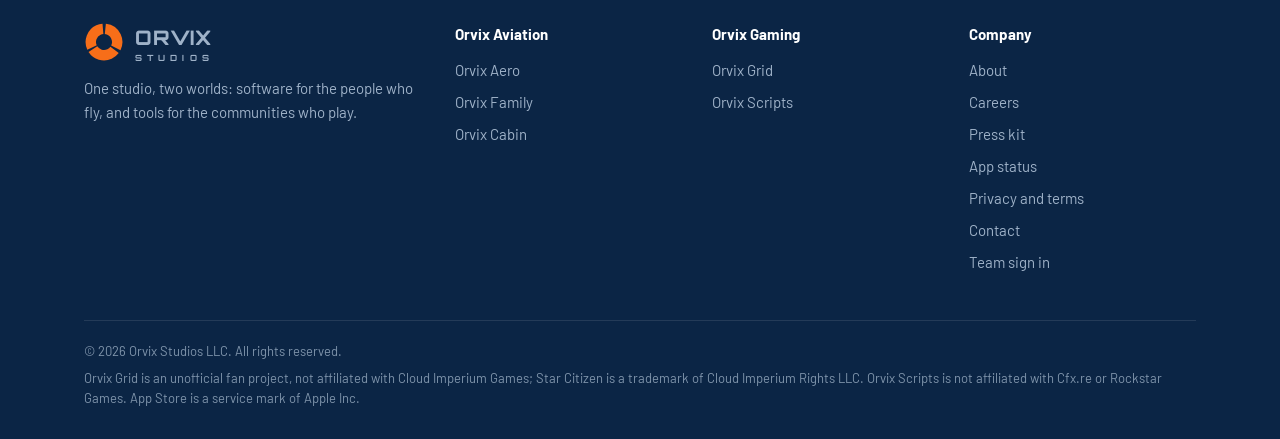
<file: family.html>
<!doctype html>
<html lang="en">
<head>
<meta charset="utf-8">
<meta name="viewport" content="width=device-width, initial-scale=1">
<title>Orvix Family · Orvix Studios</title>
<meta name="description" content="Know where your pilot is, when they land and when they’ll be home: a live flight map, landing alerts, family chat and pickups, shared by your pilot.">
<meta property="og:type" content="website">
<meta property="og:site_name" content="Orvix Studios">
<meta property="og:title" content="Orvix Family · Orvix Studios">
<meta property="og:description" content="Know where your pilot is, when they land and when they’ll be home: a live flight map, landing alerts, family chat and pickups, shared by your pilot.">
<meta property="og:url" content="https://orvixstudios.net/family.html">
<meta property="og:image" content="https://orvixstudios.net/img/og.jpg">
<meta property="og:image:width" content="1200"><meta property="og:image:height" content="630">
<meta name="twitter:card" content="summary_large_image">
<meta name="theme-color" content="#0B63C5">
<link rel="canonical" href="https://orvixstudios.net/family.html">
<link rel="icon" href="/favicon.svg" type="image/svg+xml">
<link rel="preconnect" href="https://fonts.googleapis.com">
<link rel="preconnect" href="https://fonts.gstatic.com" crossorigin>
<link href="https://fonts.googleapis.com/css2?family=Barlow:wght@400;500;600;700&family=Barlow+Condensed:wght@600;700&family=Orbitron:wght@700;800&display=swap" rel="stylesheet">
<link rel="stylesheet" href="/site.css">
<link rel="stylesheet" href="/pages.css">
</head>
<body>

<header class="top">
  <div class="wrap">
    <a class="logo" href="/" aria-label="Orvix Studios home"><img src="/img/mark.svg" alt="" width="40" height="40"><span class="wm"><b>ORVIX</b><span>STUDIOS</span></span></a>
    <nav class="menu" aria-label="Main">
      <a class="av" href="/#aviation">Aviation</a>
      <a class="gm" href="/#gaming">Gaming</a>
      <a href="/#studio">Company</a>
      <a href="/#message">Contact</a>
      <a class="btn blue" href="https://orvixcentralhub.com"><svg viewBox="0 0 24 24" fill="none" stroke="currentColor" stroke-width="2" stroke-linecap="round" stroke-linejoin="round"><rect x="4" y="11" width="16" height="10" rx="2"/><path d="M8 11V7a4 4 0 0 1 8 0v4"/></svg>Team sign in</a>
    </nav>
  </div>
</header>

<main>
<section class="ph" id="top" style="--acc:#0E8A4A"><div class="wrap">
  <div class="crumbs"><a href="/">Orvix Studios</a> / <a href="/#aviation">Orvix Aviation</a> / Orvix Family</div>
  <div class="apphd"><img class="ic" src="/img/family.png" alt="Orvix Family icon" width="88" height="88"><div><div class="for">For pilots’ families</div><h1>Orvix Family</h1></div></div>
  <p class="lead">Know where your pilot is, when they land and when they’ll be home: a live flight map, landing alerts, family chat and pickups, shared by your pilot.</p>
  <div class="ctas2"><form class="notify" data-app="family"><label class="sr" for="nf-e">Your email</label><input id="nf-e" type="email" name="email" placeholder="Your email" autocomplete="email" required maxlength="200"><button class="btn blue" type="submit">Email me at launch</button><span class="nf-msg" role="status"></span></form><span class="stt" style="--sc:#B26A10">Boarding soon on the App Store</span></div>
</div></section>
<section class="body" style="--acc:#0E8A4A"><div class="wrap split">
  <div><div class="feats"><div class="feat"><b>Today at a glance</b><span>Flying, working, on a layover or home, with a countdown to the next trip.</span></div><div class="feat"><b>Live flight map</b><span>Where the plane is right now, its altitude and speed, and the path flown so far.</span></div><div class="feat"><b>Landing alerts</b><span>“Lands in 30 minutes,” “Landed safely,” running late, and made the commute.</span></div><div class="feat"><b>Trip calendar</b><span>Every trip and layover city, plus your own family events so your pilot sees them too.</span></div><div class="feat"><b>Family chat</b><span>Messages, trip photos and voice notes, just between you and your pilot.</span></div><div class="feat"><b>Pickups</b><span>Tap “I’m on my way” for directions to Arrivals; your pilot sees when you’ll get there.</span></div><div class="feat"><b>Kids’ mode</b><span>A simple, big-picture screen for little ones, locked by a parent.</span></div></div><p class="note2">Free, with no ads. Orvix Family needs an invite code from a pilot who uses Orvix Aero; live flights, landing alerts and pickups need the pilot’s Orvix Aero Pro. Your pilot decides who joins and what each person sees.</p>
  <p style="margin-top:22px;color:var(--ink-2)">Questions about Orvix Family? <a class="dl" href="/#message">Send us a message</a>.</p></div>
  <div class="phone"><img src="/img/family-home.jpg" alt="Orvix Family on iPhone" width="620" height="1347" loading="lazy"></div>
</div></section>
</main>

<footer>
  <div class="wrap">
    <div class="fg">
      <div>
        <a class="logo" href="/"><img src="/img/mark.svg" alt="" width="36" height="36"><span class="wm"><b>ORVIX</b><span>STUDIOS</span></span></a>
        <p>One studio, two worlds: software for the people who fly, and tools for the communities who play.</p>
      </div>
      <div><h4>Orvix Aviation</h4><a href="/aero.html">Orvix Aero</a><a href="/family.html">Orvix Family</a><a href="/cabin.html">Orvix Cabin</a></div>
      <div><h4>Orvix Gaming</h4><a href="/grid.html">Orvix Grid</a><a href="/scripts.html">Orvix Scripts</a></div>
      <div><h4>Company</h4><a href="/#studio">About</a><a href="/careers.html">Careers</a><a href="/press.html">Press kit</a><a href="/status.html">App status</a><a href="/legal.html">Privacy and terms</a><a href="/#message">Contact</a><a href="https://orvixcentralhub.com">Team sign in</a></div>
    </div>
    <div class="fine">
      <span>© 2026 Orvix Studios LLC. All rights reserved.</span>
      <span>Orvix Grid is an unofficial fan project, not affiliated with Cloud Imperium Games; Star Citizen is a trademark of Cloud Imperium Rights LLC. Orvix Scripts is not affiliated with Cfx.re or Rockstar Games. App Store is a service mark of Apple Inc.</span>
    </div>
  </div>
</footer>
<script>
document.querySelectorAll("form.notify").forEach(function (f) {
  f.addEventListener("submit", async function (e) {
    e.preventDefault();
    var msg = f.querySelector(".nf-msg"), btn = f.querySelector("button"), email = f.email.value.trim();
    if (!/^[^@\s]+@[^@\s]+\.[^@\s]+$/.test(email)) { msg.textContent = "Please check your email address."; return; }
    btn.disabled = true; msg.textContent = "";
    try {
      var r = await fetch("https://uxnjglagrrprnsliyaed.supabase.co/rest/v1/launch_signups", { method: "POST", headers: { apikey: "sb_publishable_8vrxn8kJD8_lXdJ-a6_eqg_EtHNC4B8", "Content-Type": "application/json", Prefer: "return=minimal" }, body: JSON.stringify({ app: f.dataset.app, email: email }) });
      if (!r.ok && r.status !== 409) throw 0;
      f.innerHTML = '<span class="nf-ok">You’re on the list. We’ll email you when it launches.</span>';
    } catch (x) { msg.textContent = "That didn’t go through. Please try again."; btn.disabled = false; }
  });
});
</script>
<script>try{if(!/^(localhost|127\.)/.test(location.hostname)){var q=new URLSearchParams(location.search);fetch("https://uxnjglagrrprnsliyaed.supabase.co/functions/v1/site-hit",{method:"POST",keepalive:true,body:JSON.stringify({path:location.pathname,ref:document.referrer,tz:Intl.DateTimeFormat().resolvedOptions().timeZone,utm:{source:q.get("utm_source")||"",medium:q.get("utm_medium")||"",campaign:q.get("utm_campaign")||""}})}).catch(function(){})}}catch(e){}</script>
</body>
</html>
</file>
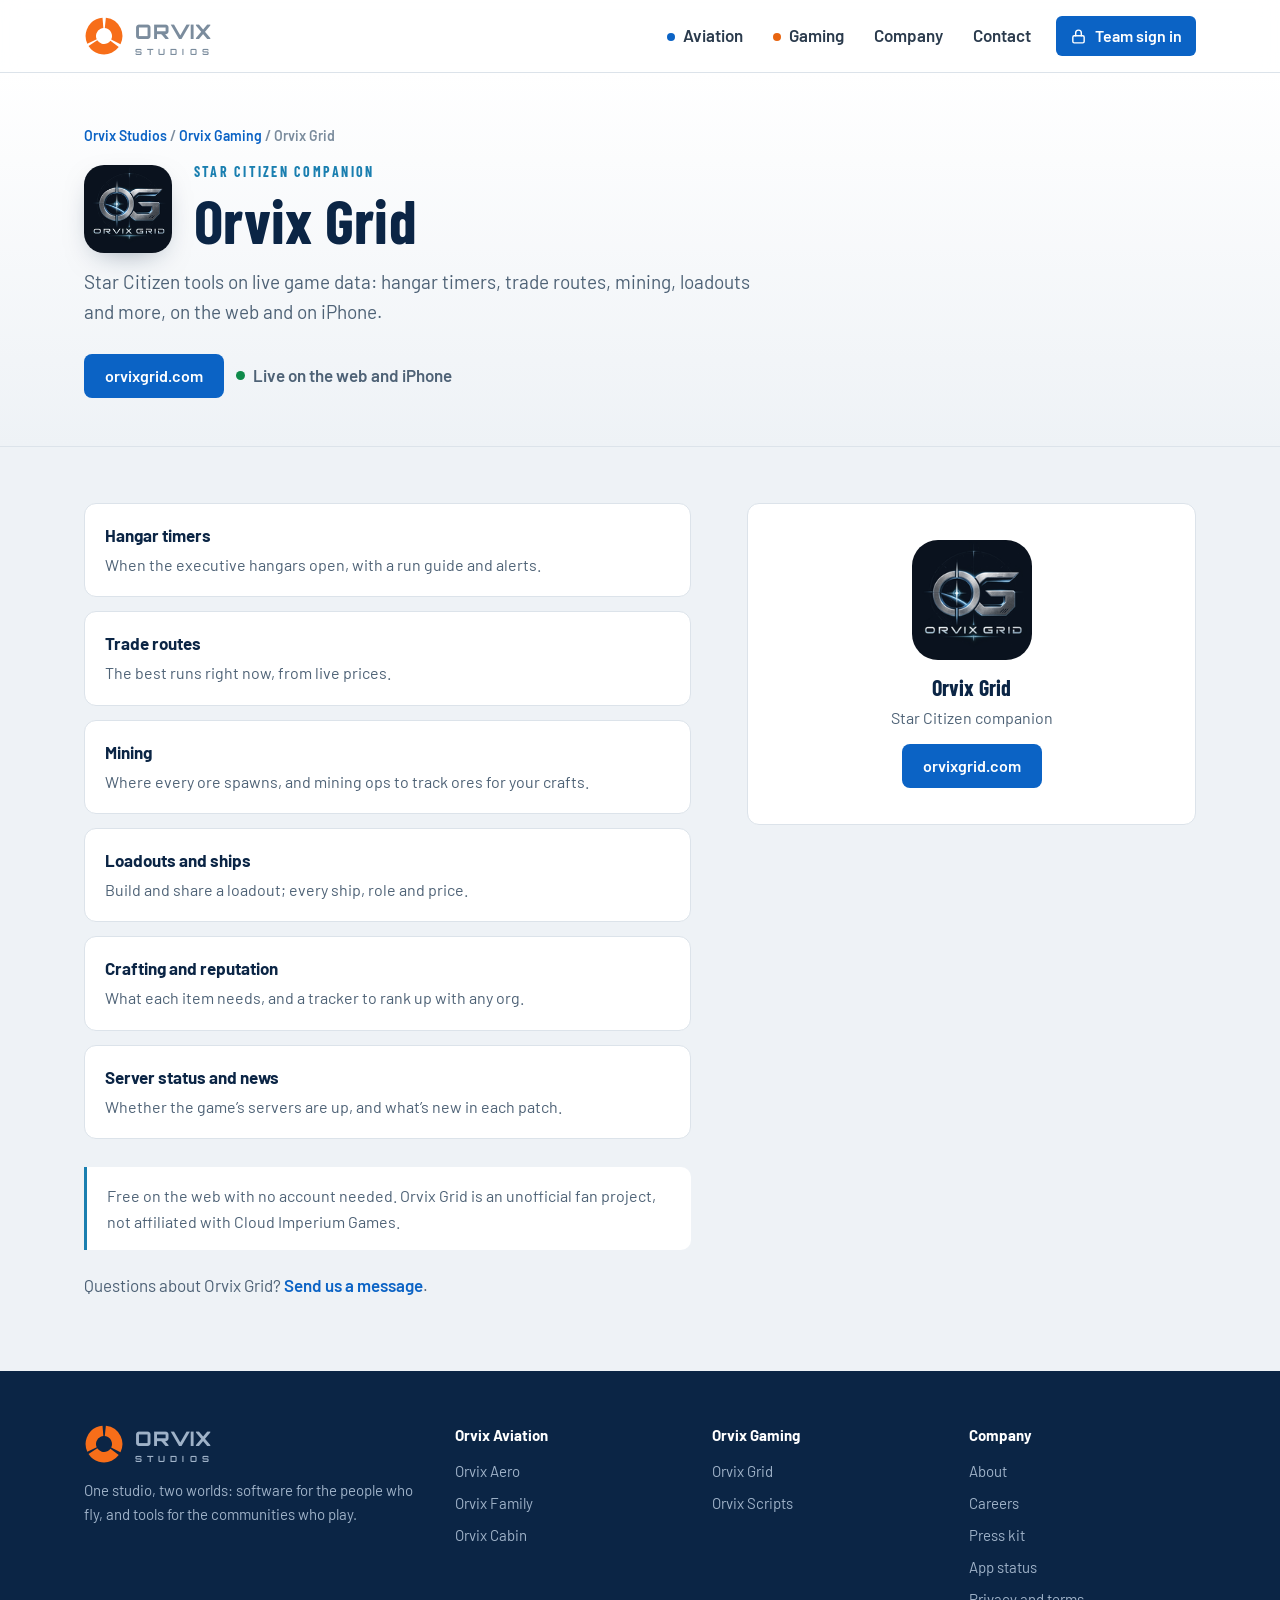
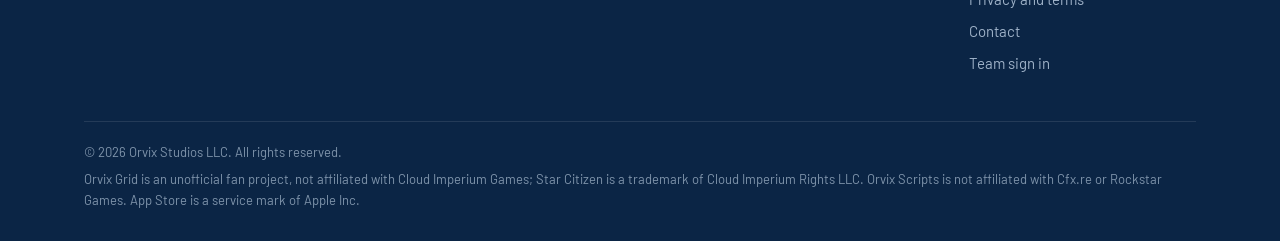
<file: grid.html>
<!doctype html>
<html lang="en">
<head>
<meta charset="utf-8">
<meta name="viewport" content="width=device-width, initial-scale=1">
<title>Orvix Grid · Orvix Studios</title>
<meta name="description" content="Star Citizen tools on live game data: hangar timers, trade routes, mining, loadouts and more, on the web and on iPhone.">
<meta property="og:type" content="website">
<meta property="og:site_name" content="Orvix Studios">
<meta property="og:title" content="Orvix Grid · Orvix Studios">
<meta property="og:description" content="Star Citizen tools on live game data: hangar timers, trade routes, mining, loadouts and more, on the web and on iPhone.">
<meta property="og:url" content="https://orvixstudios.net/grid.html">
<meta property="og:image" content="https://orvixstudios.net/img/og.jpg">
<meta property="og:image:width" content="1200"><meta property="og:image:height" content="630">
<meta name="twitter:card" content="summary_large_image">
<meta name="theme-color" content="#0B63C5">
<link rel="canonical" href="https://orvixstudios.net/grid.html">
<link rel="icon" href="/favicon.svg" type="image/svg+xml">
<link rel="preconnect" href="https://fonts.googleapis.com">
<link rel="preconnect" href="https://fonts.gstatic.com" crossorigin>
<link href="https://fonts.googleapis.com/css2?family=Barlow:wght@400;500;600;700&family=Barlow+Condensed:wght@600;700&family=Orbitron:wght@700;800&display=swap" rel="stylesheet">
<link rel="stylesheet" href="/site.css">
<link rel="stylesheet" href="/pages.css">
</head>
<body>

<header class="top">
  <div class="wrap">
    <a class="logo" href="/" aria-label="Orvix Studios home"><img src="/img/mark.svg" alt="" width="40" height="40"><span class="wm"><b>ORVIX</b><span>STUDIOS</span></span></a>
    <nav class="menu" aria-label="Main">
      <a class="av" href="/#aviation">Aviation</a>
      <a class="gm" href="/#gaming">Gaming</a>
      <a href="/#studio">Company</a>
      <a href="/#message">Contact</a>
      <a class="btn blue" href="https://orvixcentralhub.com"><svg viewBox="0 0 24 24" fill="none" stroke="currentColor" stroke-width="2" stroke-linecap="round" stroke-linejoin="round"><rect x="4" y="11" width="16" height="10" rx="2"/><path d="M8 11V7a4 4 0 0 1 8 0v4"/></svg>Team sign in</a>
    </nav>
  </div>
</header>

<main>
<section class="ph" id="top" style="--acc:#1A7FB0"><div class="wrap">
  <div class="crumbs"><a href="/">Orvix Studios</a> / <a href="/#gaming">Orvix Gaming</a> / Orvix Grid</div>
  <div class="apphd"><img class="ic" src="/img/grid.png" alt="Orvix Grid icon" width="88" height="88"><div><div class="for">Star Citizen companion</div><h1>Orvix Grid</h1></div></div>
  <p class="lead">Star Citizen tools on live game data: hangar timers, trade routes, mining, loadouts and more, on the web and on iPhone.</p>
  <div class="ctas2"><a class="btn blue" href="https://www.orvixgrid.com/">orvixgrid.com</a><span class="stt" style="--sc:#0E8A4A">Live on the web and iPhone</span></div>
</div></section>
<section class="body" style="--acc:#1A7FB0"><div class="wrap split">
  <div><div class="feats"><div class="feat"><b>Hangar timers</b><span>When the executive hangars open, with a run guide and alerts.</span></div><div class="feat"><b>Trade routes</b><span>The best runs right now, from live prices.</span></div><div class="feat"><b>Mining</b><span>Where every ore spawns, and mining ops to track ores for your crafts.</span></div><div class="feat"><b>Loadouts and ships</b><span>Build and share a loadout; every ship, role and price.</span></div><div class="feat"><b>Crafting and reputation</b><span>What each item needs, and a tracker to rank up with any org.</span></div><div class="feat"><b>Server status and news</b><span>Whether the game’s servers are up, and what’s new in each patch.</span></div></div><p class="note2">Free on the web with no account needed. Orvix Grid is an unofficial fan project, not affiliated with Cloud Imperium Games.</p>
  <p style="margin-top:22px;color:var(--ink-2)">Questions about Orvix Grid? <a class="dl" href="/#message">Send us a message</a>.</p></div>
  <div class="card" style="text-align:center;padding:36px 24px"><img src="/img/grid.png" alt="" width="120" height="120" style="width:120px;height:120px;border-radius:26px;margin:0 auto 16px"><h3>Orvix Grid</h3><p>Star Citizen companion</p><div class="row" style="justify-content:center"><a class="btn blue" href="https://www.orvixgrid.com/">orvixgrid.com</a></div></div>
</div></section>
</main>

<footer>
  <div class="wrap">
    <div class="fg">
      <div>
        <a class="logo" href="/"><img src="/img/mark.svg" alt="" width="36" height="36"><span class="wm"><b>ORVIX</b><span>STUDIOS</span></span></a>
        <p>One studio, two worlds: software for the people who fly, and tools for the communities who play.</p>
      </div>
      <div><h4>Orvix Aviation</h4><a href="/aero.html">Orvix Aero</a><a href="/family.html">Orvix Family</a><a href="/cabin.html">Orvix Cabin</a></div>
      <div><h4>Orvix Gaming</h4><a href="/grid.html">Orvix Grid</a><a href="/scripts.html">Orvix Scripts</a></div>
      <div><h4>Company</h4><a href="/#studio">About</a><a href="/careers.html">Careers</a><a href="/press.html">Press kit</a><a href="/status.html">App status</a><a href="/legal.html">Privacy and terms</a><a href="/#message">Contact</a><a href="https://orvixcentralhub.com">Team sign in</a></div>
    </div>
    <div class="fine">
      <span>© 2026 Orvix Studios LLC. All rights reserved.</span>
      <span>Orvix Grid is an unofficial fan project, not affiliated with Cloud Imperium Games; Star Citizen is a trademark of Cloud Imperium Rights LLC. Orvix Scripts is not affiliated with Cfx.re or Rockstar Games. App Store is a service mark of Apple Inc.</span>
    </div>
  </div>
</footer>
<script>try{if(!/^(localhost|127\.)/.test(location.hostname)){var q=new URLSearchParams(location.search);fetch("https://uxnjglagrrprnsliyaed.supabase.co/functions/v1/site-hit",{method:"POST",keepalive:true,body:JSON.stringify({path:location.pathname,ref:document.referrer,tz:Intl.DateTimeFormat().resolvedOptions().timeZone,utm:{source:q.get("utm_source")||"",medium:q.get("utm_medium")||"",campaign:q.get("utm_campaign")||""}})}).catch(function(){})}}catch(e){}</script>
</body>
</html>
</file>
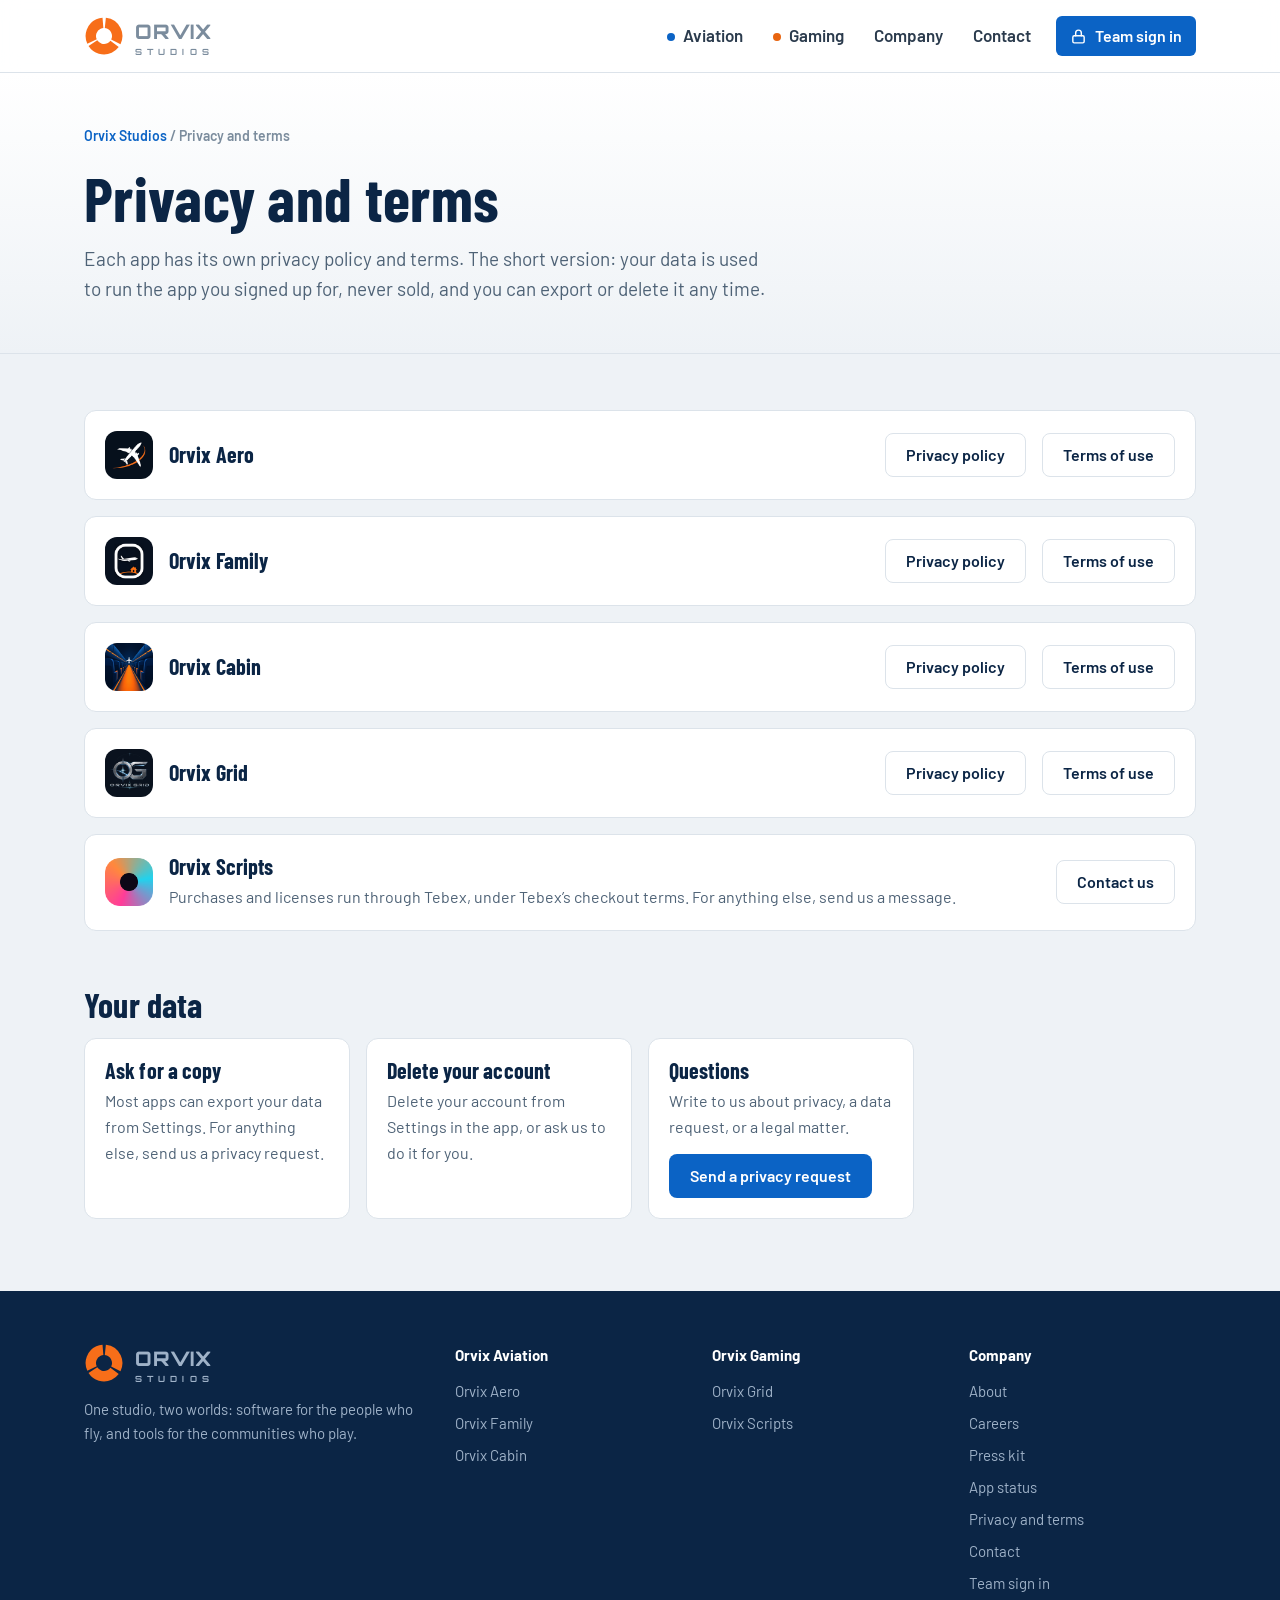
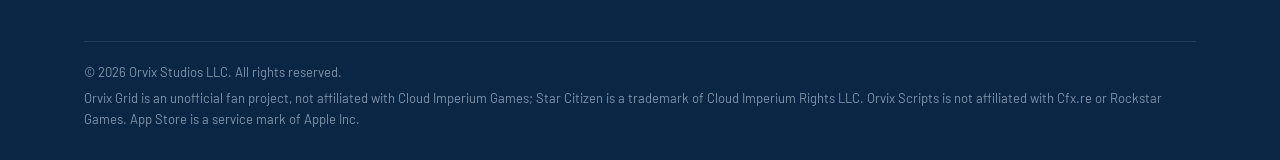
<file: legal.html>
<!doctype html>
<html lang="en">
<head>
<meta charset="utf-8">
<meta name="viewport" content="width=device-width, initial-scale=1">
<title>Privacy and terms · Orvix Studios</title>
<meta name="description" content="Privacy policies and terms for every Orvix app, and how to ask for or delete your data.">
<meta property="og:type" content="website">
<meta property="og:site_name" content="Orvix Studios">
<meta property="og:title" content="Privacy and terms · Orvix Studios">
<meta property="og:description" content="Privacy policies and terms for every Orvix app, and how to ask for or delete your data.">
<meta property="og:url" content="https://orvixstudios.net/legal.html">
<meta property="og:image" content="https://orvixstudios.net/img/og.jpg">
<meta property="og:image:width" content="1200"><meta property="og:image:height" content="630">
<meta name="twitter:card" content="summary_large_image">
<meta name="theme-color" content="#0B63C5">
<link rel="canonical" href="https://orvixstudios.net/legal.html">
<link rel="icon" href="/favicon.svg" type="image/svg+xml">
<link rel="preconnect" href="https://fonts.googleapis.com">
<link rel="preconnect" href="https://fonts.gstatic.com" crossorigin>
<link href="https://fonts.googleapis.com/css2?family=Barlow:wght@400;500;600;700&family=Barlow+Condensed:wght@600;700&family=Orbitron:wght@700;800&display=swap" rel="stylesheet">
<link rel="stylesheet" href="/site.css">
<link rel="stylesheet" href="/pages.css">
</head>
<body>

<header class="top">
  <div class="wrap">
    <a class="logo" href="/" aria-label="Orvix Studios home"><img src="/img/mark.svg" alt="" width="40" height="40"><span class="wm"><b>ORVIX</b><span>STUDIOS</span></span></a>
    <nav class="menu" aria-label="Main">
      <a class="av" href="/#aviation">Aviation</a>
      <a class="gm" href="/#gaming">Gaming</a>
      <a href="/#studio">Company</a>
      <a href="/#message">Contact</a>
      <a class="btn blue" href="https://orvixcentralhub.com"><svg viewBox="0 0 24 24" fill="none" stroke="currentColor" stroke-width="2" stroke-linecap="round" stroke-linejoin="round"><rect x="4" y="11" width="16" height="10" rx="2"/><path d="M8 11V7a4 4 0 0 1 8 0v4"/></svg>Team sign in</a>
    </nav>
  </div>
</header>

<main>
<section class="ph"><div class="wrap"><div class="crumbs"><a href="/">Orvix Studios</a> / Privacy and terms</div><h1>Privacy and terms</h1><p class="lead">Each app has its own privacy policy and terms. The short version: your data is used to run the app you signed up for, never sold, and you can export or delete it any time.</p></div></section>
<section class="body"><div class="wrap">
  <div class="legal-list grid3" style="grid-template-columns:1fr">
  <div class="card"><img src="/img/aero.png" alt=""><div class="m"><h3>Orvix Aero</h3></div><a class="btn line" href="https://orvixaero.com/privacy.html">Privacy policy</a><a class="btn line" href="https://orvixaero.com/terms.html">Terms of use</a></div><div class="card"><img src="/img/family.png" alt=""><div class="m"><h3>Orvix Family</h3></div><a class="btn line" href="https://orvixaero.com/privacy.html#family">Privacy policy</a><a class="btn line" href="https://orvixaero.com/terms.html#family">Terms of use</a></div><div class="card"><img src="/img/cabin.png" alt=""><div class="m"><h3>Orvix Cabin</h3></div><a class="btn line" href="https://orvixaero.com/privacy.html#cabin">Privacy policy</a><a class="btn line" href="https://orvixaero.com/terms.html#cabin">Terms of use</a></div><div class="card"><img src="/img/grid.png" alt=""><div class="m"><h3>Orvix Grid</h3></div><a class="btn line" href="https://www.orvixgrid.com/privacy">Privacy policy</a><a class="btn line" href="https://www.orvixgrid.com/terms">Terms of use</a></div><div class="card"><img src="/img/scripts.png" alt=""><div class="m"><h3>Orvix Scripts</h3><p>Purchases and licenses run through Tebex, under Tebex’s checkout terms. For anything else, send us a message.</p></div><a class="btn line" href="/#message">Contact us</a></div>
  </div>
  <div class="sec2"><h2>Your data</h2><div class="grid3">
    <div class="card"><h3>Ask for a copy</h3><p>Most apps can export your data from Settings. For anything else, send us a privacy request.</p></div>
    <div class="card"><h3>Delete your account</h3><p>Delete your account from Settings in the app, or ask us to do it for you.</p></div>
    <div class="card"><h3>Questions</h3><p>Write to us about privacy, a data request, or a legal matter.</p><div class="row"><a class="btn blue" href="/#message">Send a privacy request</a></div></div>
  </div></div>
</div></section>
</main>

<footer>
  <div class="wrap">
    <div class="fg">
      <div>
        <a class="logo" href="/"><img src="/img/mark.svg" alt="" width="36" height="36"><span class="wm"><b>ORVIX</b><span>STUDIOS</span></span></a>
        <p>One studio, two worlds: software for the people who fly, and tools for the communities who play.</p>
      </div>
      <div><h4>Orvix Aviation</h4><a href="/aero.html">Orvix Aero</a><a href="/family.html">Orvix Family</a><a href="/cabin.html">Orvix Cabin</a></div>
      <div><h4>Orvix Gaming</h4><a href="/grid.html">Orvix Grid</a><a href="/scripts.html">Orvix Scripts</a></div>
      <div><h4>Company</h4><a href="/#studio">About</a><a href="/careers.html">Careers</a><a href="/press.html">Press kit</a><a href="/status.html">App status</a><a href="/legal.html">Privacy and terms</a><a href="/#message">Contact</a><a href="https://orvixcentralhub.com">Team sign in</a></div>
    </div>
    <div class="fine">
      <span>© 2026 Orvix Studios LLC. All rights reserved.</span>
      <span>Orvix Grid is an unofficial fan project, not affiliated with Cloud Imperium Games; Star Citizen is a trademark of Cloud Imperium Rights LLC. Orvix Scripts is not affiliated with Cfx.re or Rockstar Games. App Store is a service mark of Apple Inc.</span>
    </div>
  </div>
</footer>
<script>try{if(!/^(localhost|127\.)/.test(location.hostname)){var q=new URLSearchParams(location.search);fetch("https://uxnjglagrrprnsliyaed.supabase.co/functions/v1/site-hit",{method:"POST",keepalive:true,body:JSON.stringify({path:location.pathname,ref:document.referrer,tz:Intl.DateTimeFormat().resolvedOptions().timeZone,utm:{source:q.get("utm_source")||"",medium:q.get("utm_medium")||"",campaign:q.get("utm_campaign")||""}})}).catch(function(){})}}catch(e){}</script>
</body>
</html>
</file>
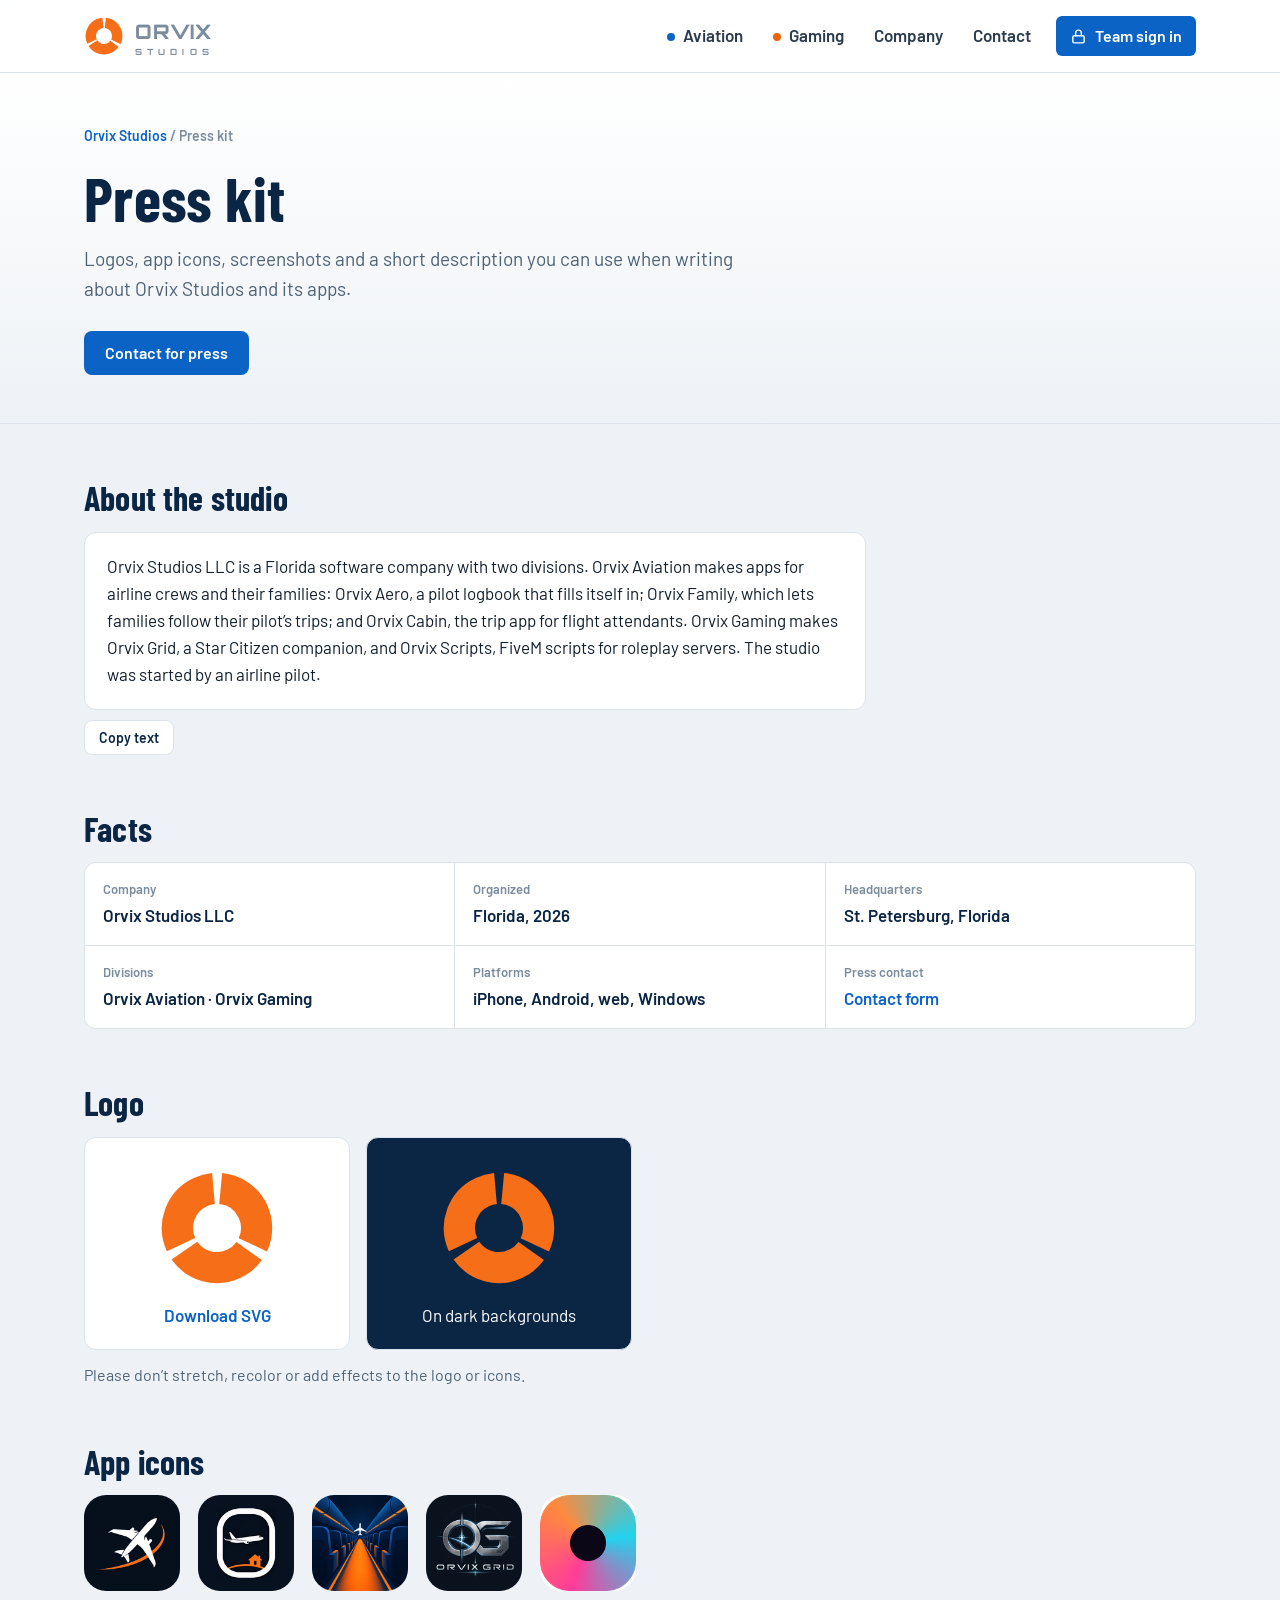
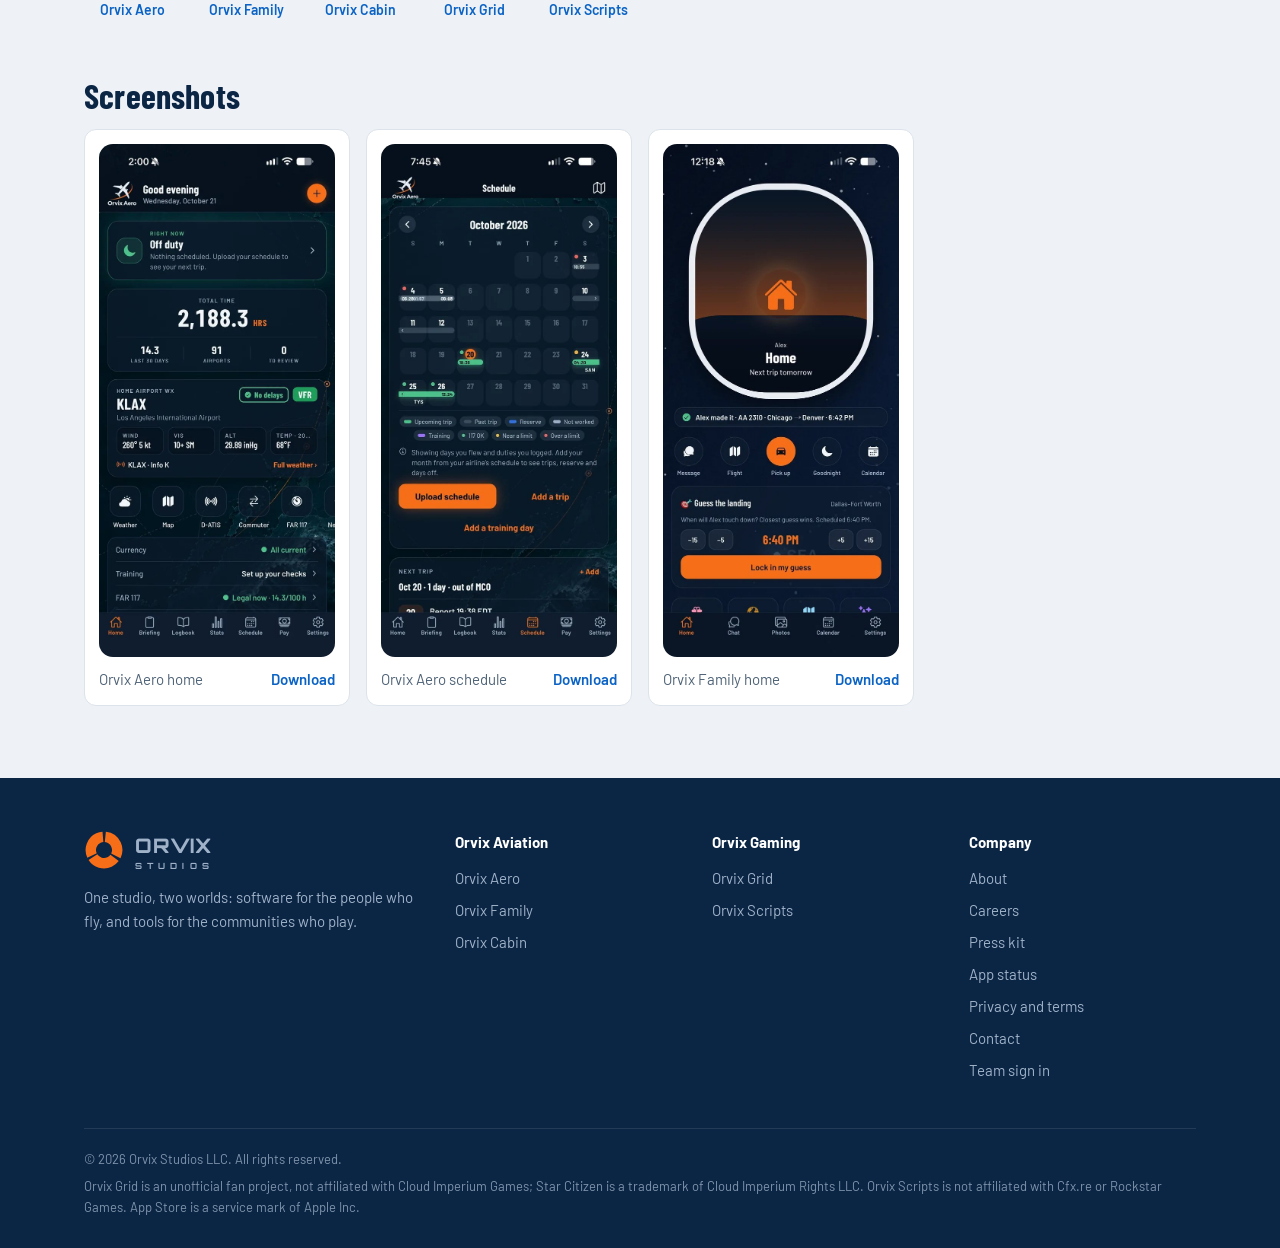
<file: press.html>
<!doctype html>
<html lang="en">
<head>
<meta charset="utf-8">
<meta name="viewport" content="width=device-width, initial-scale=1">
<title>Press kit · Orvix Studios</title>
<meta name="description" content="Logos, app icons, screenshots and a short description of Orvix Studios and its apps.">
<meta property="og:type" content="website">
<meta property="og:site_name" content="Orvix Studios">
<meta property="og:title" content="Press kit · Orvix Studios">
<meta property="og:description" content="Logos, app icons, screenshots and a short description of Orvix Studios and its apps.">
<meta property="og:url" content="https://orvixstudios.net/press.html">
<meta property="og:image" content="https://orvixstudios.net/img/og.jpg">
<meta property="og:image:width" content="1200"><meta property="og:image:height" content="630">
<meta name="twitter:card" content="summary_large_image">
<meta name="theme-color" content="#0B63C5">
<link rel="canonical" href="https://orvixstudios.net/press.html">
<link rel="icon" href="/favicon.svg" type="image/svg+xml">
<link rel="preconnect" href="https://fonts.googleapis.com">
<link rel="preconnect" href="https://fonts.gstatic.com" crossorigin>
<link href="https://fonts.googleapis.com/css2?family=Barlow:wght@400;500;600;700&family=Barlow+Condensed:wght@600;700&family=Orbitron:wght@700;800&display=swap" rel="stylesheet">
<link rel="stylesheet" href="/site.css">
<link rel="stylesheet" href="/pages.css">
</head>
<body>

<header class="top">
  <div class="wrap">
    <a class="logo" href="/" aria-label="Orvix Studios home"><img src="/img/mark.svg" alt="" width="40" height="40"><span class="wm"><b>ORVIX</b><span>STUDIOS</span></span></a>
    <nav class="menu" aria-label="Main">
      <a class="av" href="/#aviation">Aviation</a>
      <a class="gm" href="/#gaming">Gaming</a>
      <a href="/#studio">Company</a>
      <a href="/#message">Contact</a>
      <a class="btn blue" href="https://orvixcentralhub.com"><svg viewBox="0 0 24 24" fill="none" stroke="currentColor" stroke-width="2" stroke-linecap="round" stroke-linejoin="round"><rect x="4" y="11" width="16" height="10" rx="2"/><path d="M8 11V7a4 4 0 0 1 8 0v4"/></svg>Team sign in</a>
    </nav>
  </div>
</header>

<main>
<section class="ph"><div class="wrap"><div class="crumbs"><a href="/">Orvix Studios</a> / Press kit</div><h1>Press kit</h1><p class="lead">Logos, app icons, screenshots and a short description you can use when writing about Orvix Studios and its apps.</p>
<div class="ctas2"><a class="btn blue" href="/#message">Contact for press</a></div></div></section>
<section class="body"><div class="wrap">
  <h2 style="font-size:34px;color:var(--deep);margin-bottom:16px">About the studio</h2>
  <div class="boiler" id="boiler">Orvix Studios LLC is a Florida software company with two divisions. Orvix Aviation makes apps for airline crews and their families: Orvix Aero, a pilot logbook that fills itself in; Orvix Family, which lets families follow their pilot’s trips; and Orvix Cabin, the trip app for flight attendants. Orvix Gaming makes Orvix Grid, a Star Citizen companion, and Orvix Scripts, FiveM scripts for roleplay servers. The studio was started by an airline pilot.</div><button class="copy" type="button" id="copy">Copy text</button>
  <div class="sec2"><h2>Facts</h2><dl class="facts">
    <div><dt>Company</dt><dd>Orvix Studios LLC</dd></div><div><dt>Organized</dt><dd>Florida, 2026</dd></div><div><dt>Headquarters</dt><dd>St. Petersburg, Florida</dd></div>
    <div><dt>Divisions</dt><dd>Orvix Aviation · Orvix Gaming</dd></div><div><dt>Platforms</dt><dd>iPhone, Android, web, Windows</dd></div><div><dt>Press contact</dt><dd><a class="dl" href="/#message">Contact form</a></dd></div>
  </dl></div>
  <div class="sec2"><h2>Logo</h2><div class="grid3">
    <div class="card" style="text-align:center"><img src="/img/mark.svg" alt="Orvix Studios mark" width="120" height="120" style="width:120px;height:120px;margin:10px auto 14px"><div class="row" style="justify-content:center"><a class="dl" href="/img/mark.svg" download>Download SVG</a></div></div>
    <div class="card" style="text-align:center;background:var(--deep)"><img src="/img/mark.svg" alt="" width="120" height="120" style="width:120px;height:120px;margin:10px auto 14px"><div class="row" style="justify-content:center;color:#fff">On dark backgrounds</div></div>
  </div><p style="color:var(--ink-2);margin-top:12px;font-size:16px">Please don’t stretch, recolor or add effects to the logo or icons.</p></div>
  <div class="sec2"><h2>App icons</h2><div class="icons"><figure><img src="/img/aero.png" alt="Orvix Aero icon"><a class="dl" href="/img/aero.png" download>Orvix Aero</a></figure><figure><img src="/img/family.png" alt="Orvix Family icon"><a class="dl" href="/img/family.png" download>Orvix Family</a></figure><figure><img src="/img/cabin.png" alt="Orvix Cabin icon"><a class="dl" href="/img/cabin.png" download>Orvix Cabin</a></figure><figure><img src="/img/grid.png" alt="Orvix Grid icon"><a class="dl" href="/img/grid.png" download>Orvix Grid</a></figure><figure><img src="/img/scripts.png" alt="Orvix Scripts icon"><a class="dl" href="/img/scripts.png" download>Orvix Scripts</a></figure></div></div>
  <div class="sec2"><h2>Screenshots</h2><div class="grid3">
    <figure class="card" style="padding:14px"><img src="/img/home.jpg" alt="Orvix Aero home" loading="lazy" style="border-radius:14px"><figcaption style="display:flex;justify-content:space-between;margin-top:10px;font-size:15px;color:var(--ink-2)">Orvix Aero home<a class="dl" href="/img/home.jpg" download>Download</a></figcaption></figure><figure class="card" style="padding:14px"><img src="/img/schedule.jpg" alt="Orvix Aero schedule" loading="lazy" style="border-radius:14px"><figcaption style="display:flex;justify-content:space-between;margin-top:10px;font-size:15px;color:var(--ink-2)">Orvix Aero schedule<a class="dl" href="/img/schedule.jpg" download>Download</a></figcaption></figure><figure class="card" style="padding:14px"><img src="/img/family-home.jpg" alt="Orvix Family home" loading="lazy" style="border-radius:14px"><figcaption style="display:flex;justify-content:space-between;margin-top:10px;font-size:15px;color:var(--ink-2)">Orvix Family home<a class="dl" href="/img/family-home.jpg" download>Download</a></figcaption></figure>
  </div></div>
</div></section>
</main>

<footer>
  <div class="wrap">
    <div class="fg">
      <div>
        <a class="logo" href="/"><img src="/img/mark.svg" alt="" width="36" height="36"><span class="wm"><b>ORVIX</b><span>STUDIOS</span></span></a>
        <p>One studio, two worlds: software for the people who fly, and tools for the communities who play.</p>
      </div>
      <div><h4>Orvix Aviation</h4><a href="/aero.html">Orvix Aero</a><a href="/family.html">Orvix Family</a><a href="/cabin.html">Orvix Cabin</a></div>
      <div><h4>Orvix Gaming</h4><a href="/grid.html">Orvix Grid</a><a href="/scripts.html">Orvix Scripts</a></div>
      <div><h4>Company</h4><a href="/#studio">About</a><a href="/careers.html">Careers</a><a href="/press.html">Press kit</a><a href="/status.html">App status</a><a href="/legal.html">Privacy and terms</a><a href="/#message">Contact</a><a href="https://orvixcentralhub.com">Team sign in</a></div>
    </div>
    <div class="fine">
      <span>© 2026 Orvix Studios LLC. All rights reserved.</span>
      <span>Orvix Grid is an unofficial fan project, not affiliated with Cloud Imperium Games; Star Citizen is a trademark of Cloud Imperium Rights LLC. Orvix Scripts is not affiliated with Cfx.re or Rockstar Games. App Store is a service mark of Apple Inc.</span>
    </div>
  </div>
</footer>
<script>document.getElementById("copy").onclick=function(){navigator.clipboard.writeText(document.getElementById("boiler").textContent).then(()=>{this.textContent="Copied"},()=>{})};</script>
<script>try{if(!/^(localhost|127\.)/.test(location.hostname)){var q=new URLSearchParams(location.search);fetch("https://uxnjglagrrprnsliyaed.supabase.co/functions/v1/site-hit",{method:"POST",keepalive:true,body:JSON.stringify({path:location.pathname,ref:document.referrer,tz:Intl.DateTimeFormat().resolvedOptions().timeZone,utm:{source:q.get("utm_source")||"",medium:q.get("utm_medium")||"",campaign:q.get("utm_campaign")||""}})}).catch(function(){})}}catch(e){}</script>
</body>
</html>
</file>
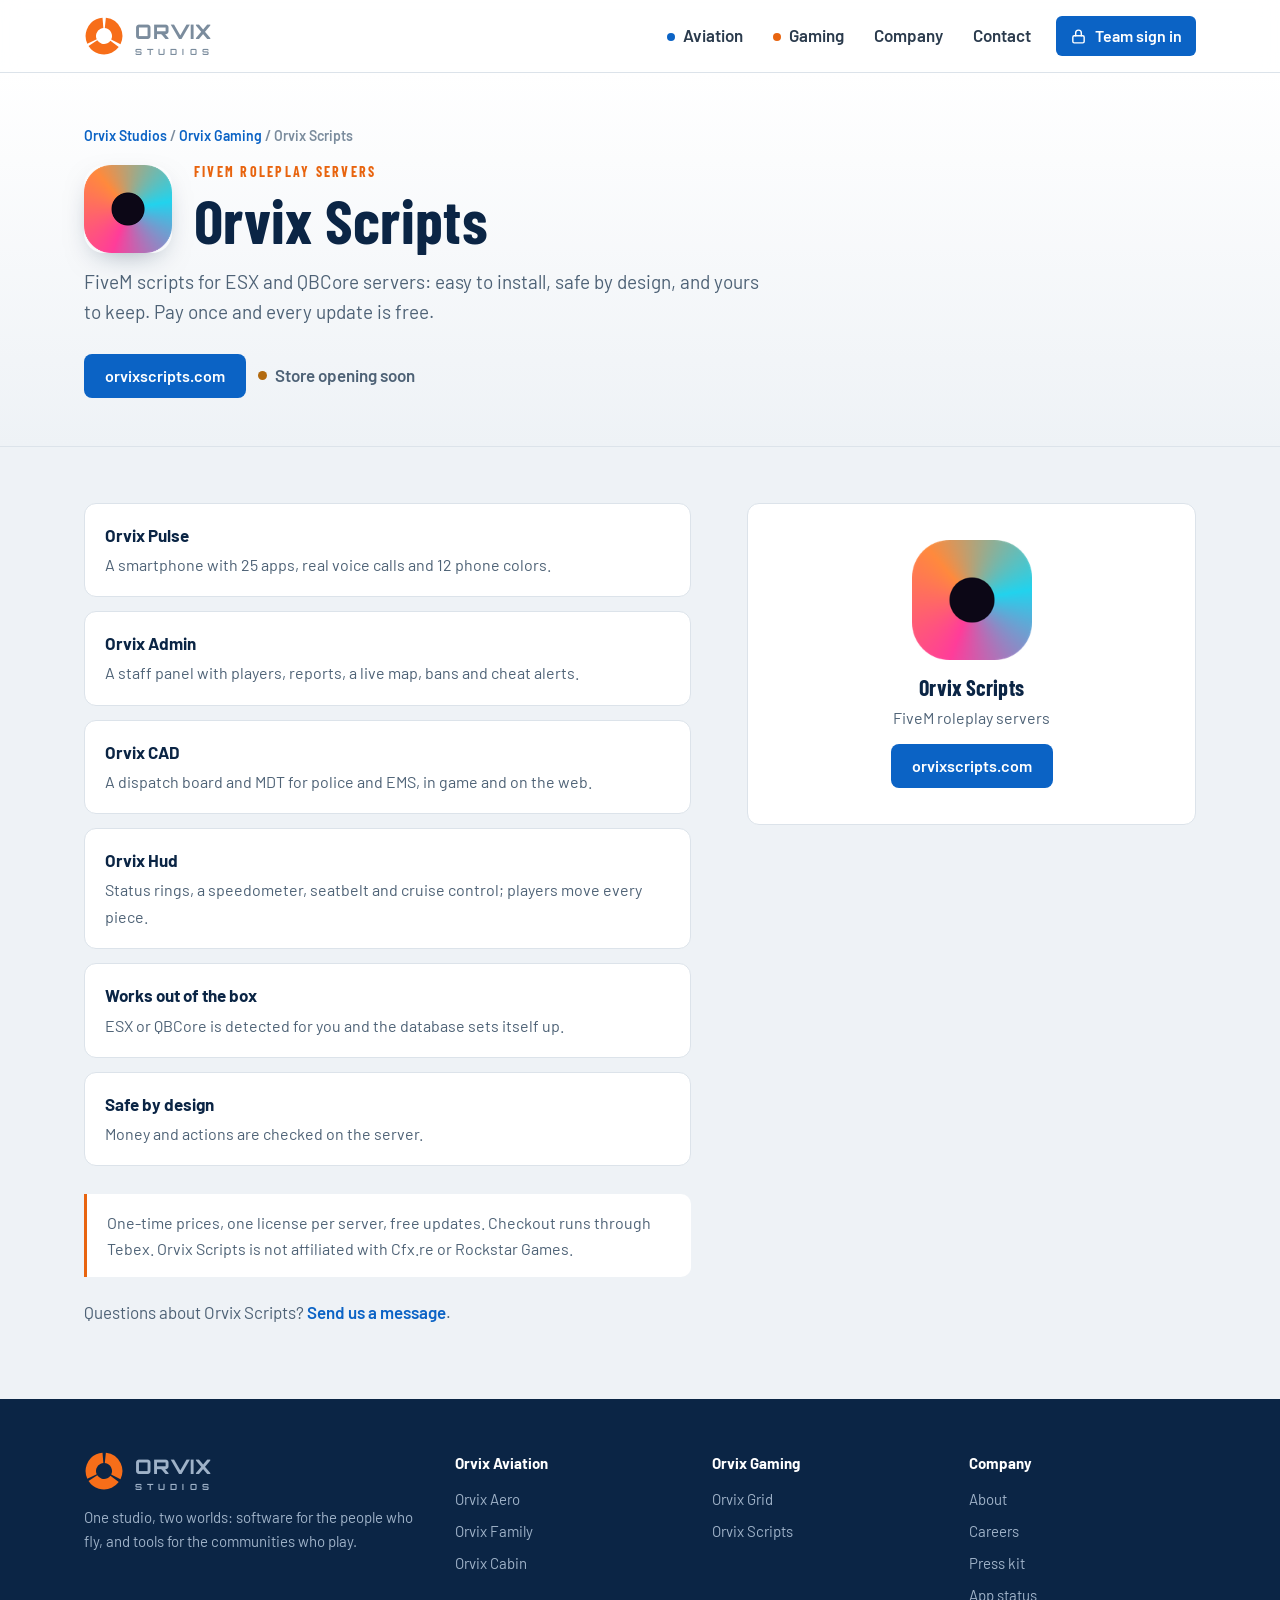
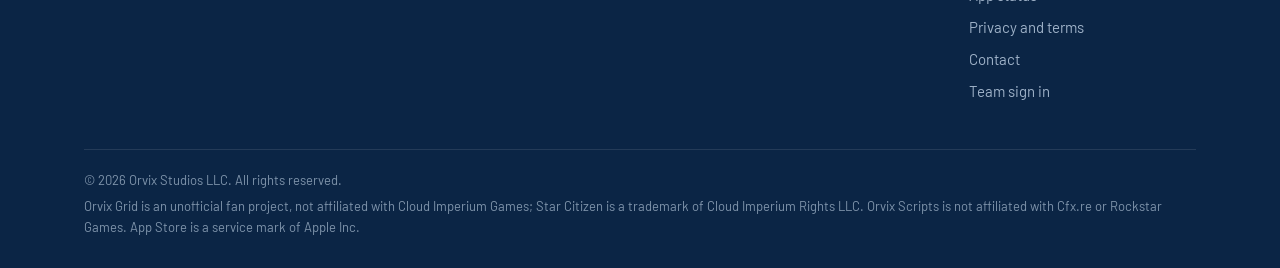
<file: scripts.html>
<!doctype html>
<html lang="en">
<head>
<meta charset="utf-8">
<meta name="viewport" content="width=device-width, initial-scale=1">
<title>Orvix Scripts · Orvix Studios</title>
<meta name="description" content="FiveM scripts for ESX and QBCore servers: easy to install, safe by design, and yours to keep. Pay once and every update is free.">
<meta property="og:type" content="website">
<meta property="og:site_name" content="Orvix Studios">
<meta property="og:title" content="Orvix Scripts · Orvix Studios">
<meta property="og:description" content="FiveM scripts for ESX and QBCore servers: easy to install, safe by design, and yours to keep. Pay once and every update is free.">
<meta property="og:url" content="https://orvixstudios.net/scripts.html">
<meta property="og:image" content="https://orvixstudios.net/img/og.jpg">
<meta property="og:image:width" content="1200"><meta property="og:image:height" content="630">
<meta name="twitter:card" content="summary_large_image">
<meta name="theme-color" content="#0B63C5">
<link rel="canonical" href="https://orvixstudios.net/scripts.html">
<link rel="icon" href="/favicon.svg" type="image/svg+xml">
<link rel="preconnect" href="https://fonts.googleapis.com">
<link rel="preconnect" href="https://fonts.gstatic.com" crossorigin>
<link href="https://fonts.googleapis.com/css2?family=Barlow:wght@400;500;600;700&family=Barlow+Condensed:wght@600;700&family=Orbitron:wght@700;800&display=swap" rel="stylesheet">
<link rel="stylesheet" href="/site.css">
<link rel="stylesheet" href="/pages.css">
</head>
<body>

<header class="top">
  <div class="wrap">
    <a class="logo" href="/" aria-label="Orvix Studios home"><img src="/img/mark.svg" alt="" width="40" height="40"><span class="wm"><b>ORVIX</b><span>STUDIOS</span></span></a>
    <nav class="menu" aria-label="Main">
      <a class="av" href="/#aviation">Aviation</a>
      <a class="gm" href="/#gaming">Gaming</a>
      <a href="/#studio">Company</a>
      <a href="/#message">Contact</a>
      <a class="btn blue" href="https://orvixcentralhub.com"><svg viewBox="0 0 24 24" fill="none" stroke="currentColor" stroke-width="2" stroke-linecap="round" stroke-linejoin="round"><rect x="4" y="11" width="16" height="10" rx="2"/><path d="M8 11V7a4 4 0 0 1 8 0v4"/></svg>Team sign in</a>
    </nav>
  </div>
</header>

<main>
<section class="ph" id="top" style="--acc:#E8640F"><div class="wrap">
  <div class="crumbs"><a href="/">Orvix Studios</a> / <a href="/#gaming">Orvix Gaming</a> / Orvix Scripts</div>
  <div class="apphd"><img class="ic" src="/img/scripts.png" alt="Orvix Scripts icon" width="88" height="88"><div><div class="for">FiveM roleplay servers</div><h1>Orvix Scripts</h1></div></div>
  <p class="lead">FiveM scripts for ESX and QBCore servers: easy to install, safe by design, and yours to keep. Pay once and every update is free.</p>
  <div class="ctas2"><a class="btn blue" href="https://orvixscripts.com">orvixscripts.com</a><span class="stt" style="--sc:#B26A10">Store opening soon</span></div>
</div></section>
<section class="body" style="--acc:#E8640F"><div class="wrap split">
  <div><div class="feats"><div class="feat"><b>Orvix Pulse</b><span>A smartphone with 25 apps, real voice calls and 12 phone colors.</span></div><div class="feat"><b>Orvix Admin</b><span>A staff panel with players, reports, a live map, bans and cheat alerts.</span></div><div class="feat"><b>Orvix CAD</b><span>A dispatch board and MDT for police and EMS, in game and on the web.</span></div><div class="feat"><b>Orvix Hud</b><span>Status rings, a speedometer, seatbelt and cruise control; players move every piece.</span></div><div class="feat"><b>Works out of the box</b><span>ESX or QBCore is detected for you and the database sets itself up.</span></div><div class="feat"><b>Safe by design</b><span>Money and actions are checked on the server.</span></div></div><p class="note2">One-time prices, one license per server, free updates. Checkout runs through Tebex. Orvix Scripts is not affiliated with Cfx.re or Rockstar Games.</p>
  <p style="margin-top:22px;color:var(--ink-2)">Questions about Orvix Scripts? <a class="dl" href="/#message">Send us a message</a>.</p></div>
  <div class="card" style="text-align:center;padding:36px 24px"><img src="/img/scripts.png" alt="" width="120" height="120" style="width:120px;height:120px;border-radius:26px;margin:0 auto 16px"><h3>Orvix Scripts</h3><p>FiveM roleplay servers</p><div class="row" style="justify-content:center"><a class="btn blue" href="https://orvixscripts.com">orvixscripts.com</a></div></div>
</div></section>
</main>

<footer>
  <div class="wrap">
    <div class="fg">
      <div>
        <a class="logo" href="/"><img src="/img/mark.svg" alt="" width="36" height="36"><span class="wm"><b>ORVIX</b><span>STUDIOS</span></span></a>
        <p>One studio, two worlds: software for the people who fly, and tools for the communities who play.</p>
      </div>
      <div><h4>Orvix Aviation</h4><a href="/aero.html">Orvix Aero</a><a href="/family.html">Orvix Family</a><a href="/cabin.html">Orvix Cabin</a></div>
      <div><h4>Orvix Gaming</h4><a href="/grid.html">Orvix Grid</a><a href="/scripts.html">Orvix Scripts</a></div>
      <div><h4>Company</h4><a href="/#studio">About</a><a href="/careers.html">Careers</a><a href="/press.html">Press kit</a><a href="/status.html">App status</a><a href="/legal.html">Privacy and terms</a><a href="/#message">Contact</a><a href="https://orvixcentralhub.com">Team sign in</a></div>
    </div>
    <div class="fine">
      <span>© 2026 Orvix Studios LLC. All rights reserved.</span>
      <span>Orvix Grid is an unofficial fan project, not affiliated with Cloud Imperium Games; Star Citizen is a trademark of Cloud Imperium Rights LLC. Orvix Scripts is not affiliated with Cfx.re or Rockstar Games. App Store is a service mark of Apple Inc.</span>
    </div>
  </div>
</footer>
<script>try{if(!/^(localhost|127\.)/.test(location.hostname)){var q=new URLSearchParams(location.search);fetch("https://uxnjglagrrprnsliyaed.supabase.co/functions/v1/site-hit",{method:"POST",keepalive:true,body:JSON.stringify({path:location.pathname,ref:document.referrer,tz:Intl.DateTimeFormat().resolvedOptions().timeZone,utm:{source:q.get("utm_source")||"",medium:q.get("utm_medium")||"",campaign:q.get("utm_campaign")||""}})}).catch(function(){})}}catch(e){}</script>
</body>
</html>
</file>
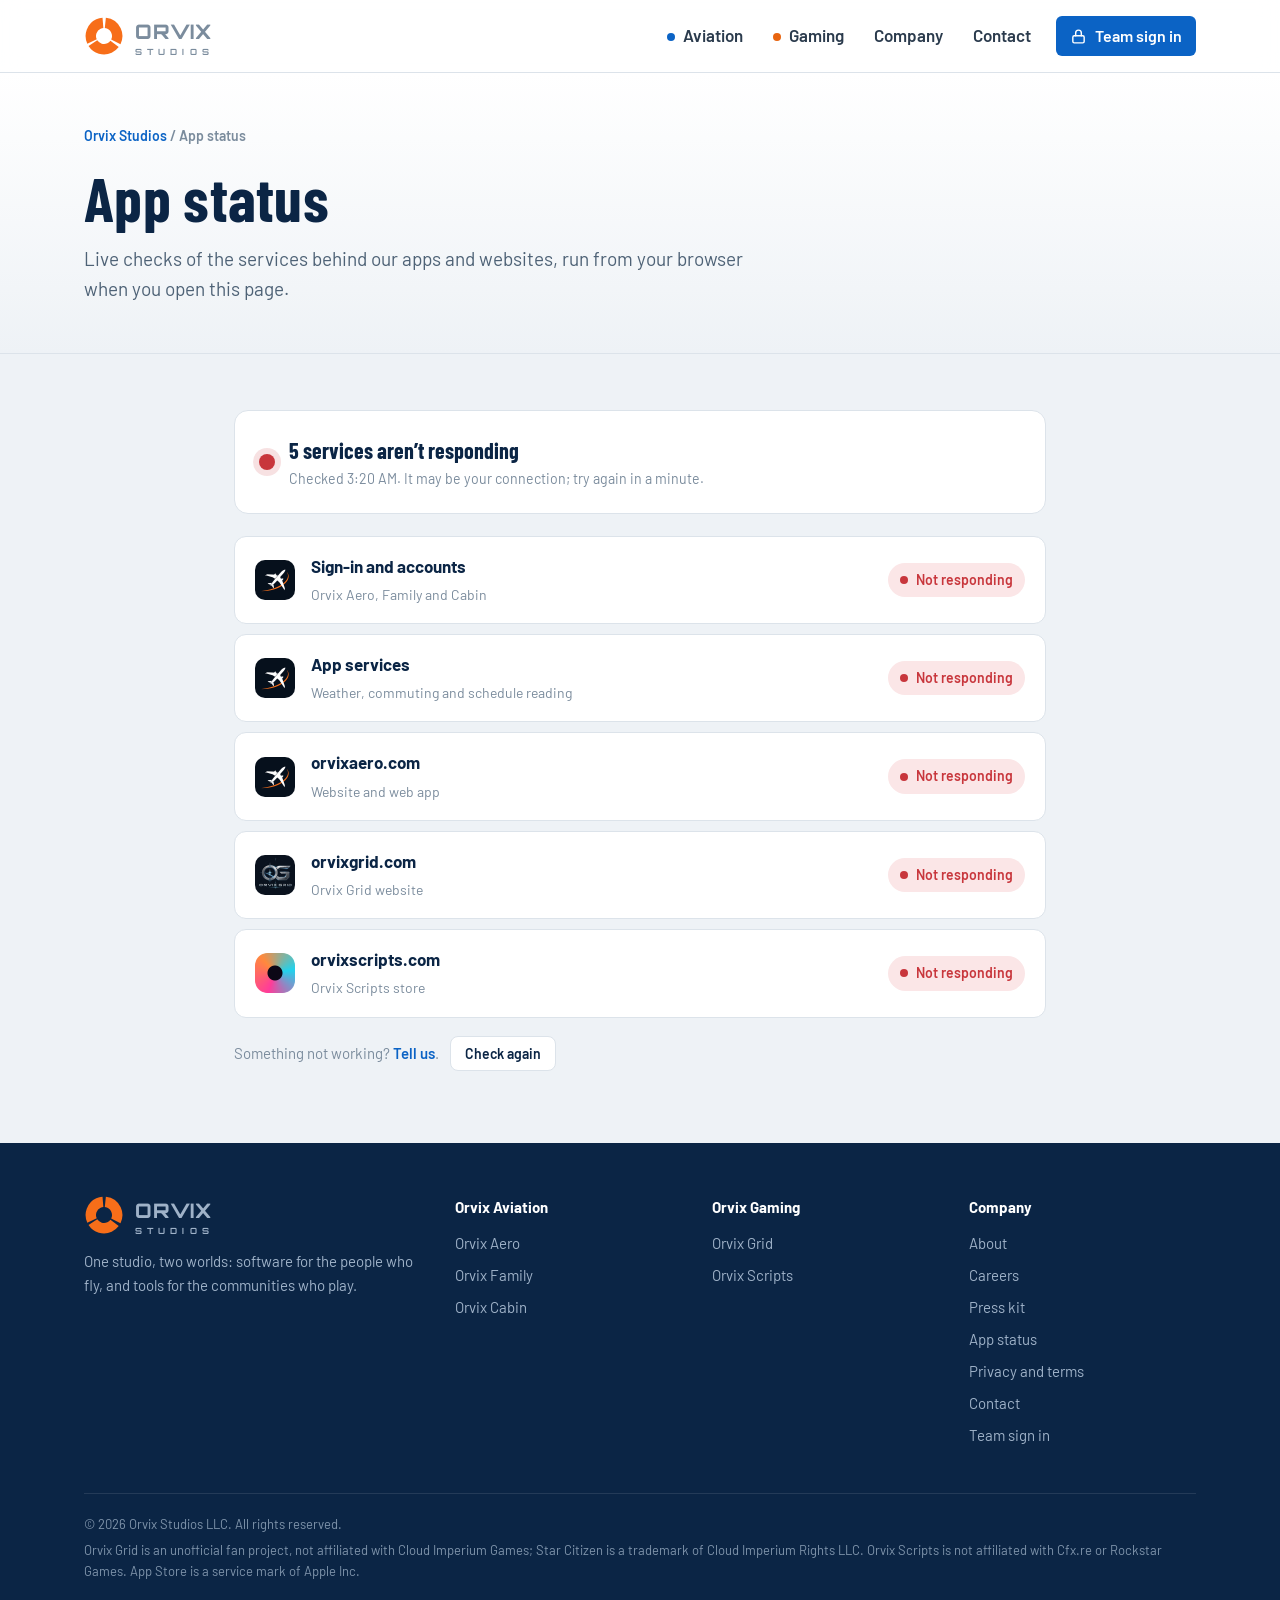
<file: status.html>
<!doctype html>
<html lang="en">
<head>
<meta charset="utf-8">
<meta name="viewport" content="width=device-width, initial-scale=1">
<title>App status · Orvix Studios</title>
<meta name="description" content="Live status of the Orvix apps and websites.">
<meta property="og:type" content="website">
<meta property="og:site_name" content="Orvix Studios">
<meta property="og:title" content="App status · Orvix Studios">
<meta property="og:description" content="Live status of the Orvix apps and websites.">
<meta property="og:url" content="https://orvixstudios.net/status.html">
<meta property="og:image" content="https://orvixstudios.net/img/og.jpg">
<meta property="og:image:width" content="1200"><meta property="og:image:height" content="630">
<meta name="twitter:card" content="summary_large_image">
<meta name="theme-color" content="#0B63C5">
<link rel="canonical" href="https://orvixstudios.net/status.html">
<link rel="icon" href="/favicon.svg" type="image/svg+xml">
<link rel="preconnect" href="https://fonts.googleapis.com">
<link rel="preconnect" href="https://fonts.gstatic.com" crossorigin>
<link href="https://fonts.googleapis.com/css2?family=Barlow:wght@400;500;600;700&family=Barlow+Condensed:wght@600;700&family=Orbitron:wght@700;800&display=swap" rel="stylesheet">
<link rel="stylesheet" href="/site.css">
<link rel="stylesheet" href="/pages.css">
</head>
<body>

<header class="top">
  <div class="wrap">
    <a class="logo" href="/" aria-label="Orvix Studios home"><img src="/img/mark.svg" alt="" width="40" height="40"><span class="wm"><b>ORVIX</b><span>STUDIOS</span></span></a>
    <nav class="menu" aria-label="Main">
      <a class="av" href="/#aviation">Aviation</a>
      <a class="gm" href="/#gaming">Gaming</a>
      <a href="/#studio">Company</a>
      <a href="/#message">Contact</a>
      <a class="btn blue" href="https://orvixcentralhub.com"><svg viewBox="0 0 24 24" fill="none" stroke="currentColor" stroke-width="2" stroke-linecap="round" stroke-linejoin="round"><rect x="4" y="11" width="16" height="10" rx="2"/><path d="M8 11V7a4 4 0 0 1 8 0v4"/></svg>Team sign in</a>
    </nav>
  </div>
</header>

<main>
<section class="ph"><div class="wrap"><div class="crumbs"><a href="/">Orvix Studios</a> / App status</div><h1>App status</h1><p class="lead">Live checks of the services behind our apps and websites, run from your browser when you open this page.</p></div></section>
<section class="body"><div class="wrap" style="max-width:860px">
  <div class="overall" id="overall"><span class="big"></span><div><b id="ov-t">Checking…</b><small id="ov-s">This takes a few seconds.</small></div></div>
  <div id="rows"></div>
  <p style="color:var(--ink-3);font-size:15px;margin-top:18px">Something not working? <a class="dl" href="/#message">Tell us</a>. <button class="copy" type="button" id="again" style="margin:0 0 0 8px">Check again</button></p>
</div></section>
</main>

<footer>
  <div class="wrap">
    <div class="fg">
      <div>
        <a class="logo" href="/"><img src="/img/mark.svg" alt="" width="36" height="36"><span class="wm"><b>ORVIX</b><span>STUDIOS</span></span></a>
        <p>One studio, two worlds: software for the people who fly, and tools for the communities who play.</p>
      </div>
      <div><h4>Orvix Aviation</h4><a href="/aero.html">Orvix Aero</a><a href="/family.html">Orvix Family</a><a href="/cabin.html">Orvix Cabin</a></div>
      <div><h4>Orvix Gaming</h4><a href="/grid.html">Orvix Grid</a><a href="/scripts.html">Orvix Scripts</a></div>
      <div><h4>Company</h4><a href="/#studio">About</a><a href="/careers.html">Careers</a><a href="/press.html">Press kit</a><a href="/status.html">App status</a><a href="/legal.html">Privacy and terms</a><a href="/#message">Contact</a><a href="https://orvixcentralhub.com">Team sign in</a></div>
    </div>
    <div class="fine">
      <span>© 2026 Orvix Studios LLC. All rights reserved.</span>
      <span>Orvix Grid is an unofficial fan project, not affiliated with Cloud Imperium Games; Star Citizen is a trademark of Cloud Imperium Rights LLC. Orvix Scripts is not affiliated with Cfx.re or Rockstar Games. App Store is a service mark of Apple Inc.</span>
    </div>
  </div>
</footer>
<script>
(() => {
  const SB = "https://uxnjglagrrprnsliyaed.supabase.co", KEY = "sb_publishable_8vrxn8kJD8_lXdJ-a6_eqg_EtHNC4B8";
  const checks = [
    ["aero.png", "Sign-in and accounts", "Orvix Aero, Family and Cabin", () => fetch(SB + "/auth/v1/health", { headers: { apikey: KEY } }).then((r) => { if (!r.ok) throw 0; })],
    ["aero.png", "App services", "Weather, commuting and schedule reading", () => Promise.all(["weather", "commute", "schedule-read"].map((f) => fetch(SB + "/functions/v1/" + f, { method: "OPTIONS" }).then((r) => { if (!r.ok) throw 0; })))],
    ["aero.png", "orvixaero.com", "Website and web app", () => fetch("https://orvixaero.com/?s=" + Date.now(), { mode: "no-cors", cache: "no-store" })],
    ["grid.png", "orvixgrid.com", "Orvix Grid website", () => fetch("https://www.orvixgrid.com/?s=" + Date.now(), { mode: "no-cors", cache: "no-store" })],
    ["scripts.png", "orvixscripts.com", "Orvix Scripts store", () => fetch("https://orvixscripts.com/?s=" + Date.now(), { mode: "no-cors", cache: "no-store" })],
  ];
  const rows = document.getElementById("rows"), ov = document.getElementById("overall");
  const run = async () => {
    ov.className = "overall"; document.getElementById("ov-t").textContent = "Checking…"; document.getElementById("ov-s").textContent = "This takes a few seconds.";
    rows.innerHTML = checks.map(([i, n, s], k) => `<div class="stat-row"><img src="/img/${i}" alt=""><div class="m"><b>${n}</b><small>${s}</small></div><span class="pill2 wait" id="c${k}">Checking</span></div>`).join("");
    const res = await Promise.all(checks.map(([, , , fn], k) => Promise.race([fn(), new Promise((_, no) => setTimeout(no, 9000))]).then(() => true, () => false).then((ok) => {
      const el = document.getElementById("c" + k); el.className = "pill2 " + (ok ? "ok" : "bad"); el.textContent = ok ? "Working" : "Not responding"; return ok; })));
    const bad = res.filter((x) => !x).length;
    ov.className = "overall " + (bad ? "bad" : "ok");
    document.getElementById("ov-t").textContent = bad ? (bad === 1 ? "One service isn’t responding" : bad + " services aren’t responding") : "Everything is working";
    document.getElementById("ov-s").textContent = "Checked " + new Date().toLocaleTimeString([], { hour: "numeric", minute: "2-digit" }) + (bad ? ". It may be your connection; try again in a minute." : ".");
  };
  document.getElementById("again").onclick = run; run();
})();
</script>
<script>try{if(!/^(localhost|127\.)/.test(location.hostname)){var q=new URLSearchParams(location.search);fetch("https://uxnjglagrrprnsliyaed.supabase.co/functions/v1/site-hit",{method:"POST",keepalive:true,body:JSON.stringify({path:location.pathname,ref:document.referrer,tz:Intl.DateTimeFormat().resolvedOptions().timeZone,utm:{source:q.get("utm_source")||"",medium:q.get("utm_medium")||"",campaign:q.get("utm_campaign")||""}})}).catch(function(){})}}catch(e){}</script>
</body>
</html>
</file>
<file: site.css>
:root{
  --page:#EEF2F6; --white:#fff; --soft:#F5F8FB;
  --blue:#0B63C5; --blue-2:#0A4F9E; --blue-l:#E6F0FB; --deep:#0B2545; --night:#07162B;
  --orange:#E8640F; --orange-d:#C9540A;
  --ink:#13202E; --ink-2:#4E6276; --ink-3:#7B8C9D; --line:#DCE3EA;
  --green:#0E8A4A; --teal:#19A3B5;
  --cond:"Barlow Condensed",sans-serif;
}
*{box-sizing:border-box;margin:0;padding:0}
html{-webkit-text-size-adjust:100%;scroll-behavior:smooth}
body{background:var(--page);color:var(--ink);font:400 17px/1.6 Barlow,system-ui,sans-serif}
a{color:inherit}
img{display:block;max-width:100%;height:auto}
a:focus-visible,button:focus-visible{outline:2px solid var(--orange);outline-offset:3px;border-radius:6px}
.wrap{max-width:1160px;margin:0 auto;padding-inline:24px}
h1,h2,h3{font-family:"Barlow Condensed",sans-serif;font-weight:700;line-height:1.05;letter-spacing:.005em}

.logo{display:inline-flex;align-items:center;gap:11px;text-decoration:none;color:var(--deep)}
.logo img{width:40px;height:40px}
.logo .wm{display:flex;flex-direction:column;line-height:1}
.logo b{font:800 20px/1 Orbitron,sans-serif;letter-spacing:.04em}
.logo span{font:700 8.5px/1 Orbitron,sans-serif;letter-spacing:.6em;margin-top:6px;color:var(--ink-3)}

.top{position:sticky;top:0;z-index:20;background:rgba(255,255,255,.95);backdrop-filter:blur(10px);-webkit-backdrop-filter:blur(10px);border-bottom:1px solid var(--line)}
.top .wrap{display:flex;align-items:center;justify-content:space-between;height:72px;gap:20px}
.menu{display:flex;align-items:center;gap:4px}
.menu a{text-decoration:none;color:#2B3B4D;font-weight:600;padding:8px 13px;border-radius:6px}
.menu a:hover{color:var(--blue);background:var(--blue-l)}
.menu a.av::before,.menu a.gm::before{content:"";display:inline-block;width:8px;height:8px;border-radius:50%;margin-right:8px;vertical-align:1px}
.menu a.av::before{background:var(--blue)} .menu a.gm::before{background:var(--orange)}
.btn{display:inline-flex;align-items:center;justify-content:center;gap:8px;height:44px;padding:0 20px;border-radius:8px;font:600 16px/1 Barlow,sans-serif;text-decoration:none;border:1.5px solid transparent;transition:background .15s,border-color .15s,color .15s,transform .15s}
.btn svg{width:17px;height:17px}
.btn.blue{background:var(--blue);color:#fff} .btn.blue:hover{background:var(--blue-2)}
.btn.orange{background:var(--orange);color:#fff} .btn.orange:hover{background:var(--orange-d)}
.btn.white{background:#fff;color:var(--deep)} .btn.white:hover{transform:translateY(-1px)}
.btn.ghost{border-color:rgba(255,255,255,.4);color:#fff} .btn.ghost:hover{border-color:#fff}
.btn.line{border-color:var(--line);color:var(--deep);background:#fff} .btn.line:hover{border-color:var(--blue);color:var(--blue)}
.menu .btn{height:40px;margin-left:8px} .menu .btn.blue:hover{background:var(--blue-2);color:#fff}

/* ---------- HERO: route-map banner ---------- */
.hero{position:relative;overflow:hidden;color:#fff;background:
  radial-gradient(rgba(255,255,255,.22) 1.1px,transparent 1.6px) 0 0/22px 22px,
  repeating-linear-gradient(135deg,rgba(255,255,255,.06) 0 1px,transparent 1px 28px),
  linear-gradient(115deg,#0A3E86 0%,#0B63C5 48%,#2C86DC 100%)}
.hero .map{position:absolute;inset:0;width:100%;height:100%;pointer-events:none}
.hero .wrap{position:relative;z-index:1;display:grid;grid-template-columns:1.05fr .95fr;gap:48px;align-items:center;padding-block:76px 84px}
.eyebrow{display:inline-flex;align-items:center;gap:8px;font-size:14px;font-weight:600;background:rgba(255,255,255,.14);border:1px solid rgba(255,255,255,.25);border-radius:999px;padding:5px 13px 5px 6px;text-decoration:none}
.eyebrow i{font-style:normal;background:var(--orange);border-radius:999px;padding:1px 9px;font-size:12px}
.hero h1{font-size:clamp(42px,4.6vw,62px);margin-top:20px}
.hero h1 em{font-style:normal;color:#FFB27A}
.hero .lead{font-size:19px;color:#D3E4F7;max-width:31em;margin-top:18px}
.hero .ctas{display:flex;gap:12px;flex-wrap:wrap;margin-top:30px}

/* division "passes" */
.passes{display:grid;gap:16px}
.pass{position:relative;display:grid;grid-template-columns:1fr 130px;border-radius:14px;overflow:hidden;text-decoration:none;box-shadow:0 22px 44px -22px rgba(3,20,48,.7);transition:transform .2s}
.pass:hover{transform:translateY(-3px) rotate(-.3deg)}
.pass .main{padding:20px 22px}
.pass .stub{position:relative;padding:20px 18px;display:flex;flex-direction:column;justify-content:space-between;border-left:2px dashed rgba(11,37,69,.18)}
.pass .stub::before,.pass .stub::after{content:"";position:absolute;left:-11px;width:20px;height:20px;border-radius:50%;background:#1A6FCB}
.pass .stub::before{top:-10px} .pass .stub::after{bottom:-10px}
.pass .k{font:700 12px/1 var(--cond);letter-spacing:.18em;text-transform:uppercase;opacity:.7}
.pass h3{font:700 30px/1 var(--cond);letter-spacing:.01em;margin:8px 0 4px}
.pass p{font-size:14.5px;line-height:1.4;opacity:.8}
.pass .ics{display:flex;gap:8px;margin-top:14px}
.pass .ics img,.pass .ics .si{width:34px;height:34px;border-radius:9px}
.pass .big{font:700 34px/1 var(--cond)}
.pass .small{font-size:12.5px;opacity:.75;line-height:1.3}
.pass.av{background:#fff;color:var(--deep)}
.pass.av .big{color:var(--blue)}
.pass.gm{background:var(--night);color:#fff}
.pass.gm .stub{border-left-color:rgba(255,255,255,.2)}
.pass.gm .big{color:#FF9A55}
.si-img{border-radius:9px}
.si{display:grid;place-items:center;color:#fff;font:700 15px/1 Barlow,sans-serif;background:linear-gradient(140deg,#3B4FC4,#151C4A)}

/* division switch bar */
.divbar{background:var(--white);border-bottom:1px solid var(--line);position:sticky;top:72px;z-index:15}
.divbar .wrap{display:flex;gap:6px;height:60px;align-items:center}
.divbar a{display:inline-flex;align-items:center;gap:10px;height:42px;padding:0 16px;border-radius:8px;text-decoration:none;font-weight:600;color:var(--deep)}
.divbar a:hover{background:var(--soft)}
.divbar a b{font:700 18px/1 var(--cond);letter-spacing:.02em}
.divbar a small{color:var(--ink-3);font-weight:500;font-size:14px}
.divbar .dot{width:10px;height:10px;border-radius:50%}
.divbar .sp{flex:1}
.divbar .meta{color:var(--ink-3);font-size:14px}

/* ---------- AVIATION ---------- */
.avi{background:linear-gradient(180deg,#F4F9FE 0,#fff 60%);padding-block:88px;position:relative;overflow:hidden}
.dh{display:grid;grid-template-columns:1fr auto;gap:24px;align-items:end;margin-bottom:40px}
.dh .tag{display:inline-flex;align-items:center;gap:8px;font:700 13px/1 var(--cond);letter-spacing:.2em;text-transform:uppercase;color:var(--blue)}
.dh .tag::before{content:"";width:26px;height:2px;background:currentColor}
.dh h2{font-size:clamp(36px,3.8vw,50px);color:var(--deep);margin-top:12px}
.dh p{color:var(--ink-2);font-size:18px;margin-top:10px;max-width:34em}
.code{font:700 64px/1 var(--cond);color:transparent;-webkit-text-stroke:1.5px #B6CDE6;letter-spacing:.04em}

.route{position:relative;display:grid;grid-template-columns:1.25fr 1fr 1fr;gap:20px}
.route svg.path{position:absolute;left:0;right:0;top:-34px;width:100%;height:40px;overflow:visible;pointer-events:none}
.ac{position:relative;background:#fff;border:1px solid var(--line);border-radius:14px;padding:24px;display:flex;flex-direction:column;gap:12px;box-shadow:0 1px 2px rgba(11,37,69,.05)}
.ac .gate{position:absolute;top:-13px;left:22px;font:700 12px/1 var(--cond);letter-spacing:.14em;background:var(--deep);color:#fff;border-radius:6px;padding:6px 9px}
.ac .gate.o{background:var(--orange)}
.ac .hd{display:flex;align-items:center;gap:13px;margin-top:6px}
.ac .hd img{width:52px;height:52px;border-radius:13px}
.ac h3{font-size:24px;color:var(--deep)}
.ac .for{font-size:14px;color:var(--ink-3);font-weight:500}
.ac p{color:var(--ink-2);font-size:15.5px}
.ac ul{list-style:none;display:grid;gap:5px;font-size:15px;color:var(--ink-2)}
.ac li::before{content:"✓";color:var(--orange);font-weight:700;margin-right:8px}
.ac .ft{display:flex;justify-content:space-between;align-items:center;gap:10px;margin-top:auto;padding-top:14px;border-top:1px dashed var(--line);font-size:14px}
.ac .ft .st{font-weight:700;font:700 14px/1 var(--cond);letter-spacing:.1em;text-transform:uppercase}
.st.on{color:var(--green)} .st.br{color:#B26A10} .st.ts{color:var(--blue)}
.ac.feat{border:2px solid var(--blue);box-shadow:0 22px 44px -26px rgba(11,99,197,.55)}
.ac .acts{display:flex;gap:8px;flex-wrap:wrap}
.ac .acts .btn{height:40px;padding:0 14px;font-size:15px}

/* ---------- GAMING ---------- */
.gam{position:relative;overflow:hidden;background:var(--night);color:#fff;padding-block:88px}
.gam::before{content:"";position:absolute;inset:0;background:
  radial-gradient(1.4px 1.4px at 12% 22%,#fff 50%,transparent 51%),
  radial-gradient(1px 1px at 28% 68%,rgba(255,255,255,.8) 50%,transparent 51%),
  radial-gradient(1.2px 1.2px at 46% 14%,rgba(255,255,255,.7) 50%,transparent 51%),
  radial-gradient(1px 1px at 63% 52%,#fff 50%,transparent 51%),
  radial-gradient(1.6px 1.6px at 81% 30%,rgba(255,255,255,.9) 50%,transparent 51%),
  radial-gradient(1px 1px at 92% 78%,rgba(255,255,255,.6) 50%,transparent 51%),
  radial-gradient(1px 1px at 8% 86%,rgba(255,255,255,.6) 50%,transparent 51%),
  radial-gradient(700px 360px at 85% 0%,rgba(232,100,15,.22),transparent 70%),
  radial-gradient(600px 400px at 0% 100%,rgba(11,99,197,.35),transparent 70%);pointer-events:none}
.gam .wrap{position:relative}
.gam .dh .tag{color:#FF9A55}
.gam .dh h2{color:#fff}
.gam .dh p{color:#A9BBD0}
.gam .code{-webkit-text-stroke-color:rgba(255,255,255,.22)}
.gg{display:grid;grid-template-columns:1fr 1fr;gap:20px}
.gc{position:relative;display:grid;grid-template-columns:auto 1fr;gap:20px;align-items:start;padding:26px;border-radius:14px;background:linear-gradient(160deg,rgba(255,255,255,.08),rgba(255,255,255,.02));border:1px solid rgba(255,255,255,.12);text-decoration:none;transition:border-color .2s,transform .2s}
.gc:hover{border-color:rgba(255,154,85,.6);transform:translateY(-3px)}
.gc img,.gc .si{width:72px;height:72px;border-radius:16px}
.gc .si{font-size:24px}
.gc h3{font-size:26px}
.gc .for{color:#FF9A55;font:700 13px/1 var(--cond);letter-spacing:.14em;text-transform:uppercase;margin:6px 0 10px}
.gc p{color:#B9C8DA;font-size:16px}
.gc .ft{grid-column:1/-1;display:flex;justify-content:space-between;align-items:center;padding-top:14px;border-top:1px solid rgba(255,255,255,.1);font-size:14.5px}
.gc .ft span{display:inline-flex;align-items:center;gap:8px;color:#5EE29A;font-weight:600}
.gc .ft span::before{content:"";width:8px;height:8px;border-radius:50%;background:currentColor;box-shadow:0 0 0 4px rgba(94,226,154,.18)}
.gc .ft b{color:#fff}
.hud{position:absolute;top:14px;right:16px;font:700 11px/1 var(--cond);letter-spacing:.2em;color:rgba(255,255,255,.35)}

/* ---------- STUDIO ---------- */
.studio{padding-block:88px}
.sgrid{display:grid;grid-template-columns:1.1fr .9fr;gap:40px;align-items:start}
.sgrid .dh{grid-template-columns:1fr;margin-bottom:22px}
.sgrid p.t{color:var(--ink-2);font-size:18px}
.sgrid p.t+p.t{margin-top:14px}
.vals{display:grid;grid-template-columns:repeat(3,1fr);gap:14px;margin-top:30px}
.val{background:#fff;border:1px solid var(--line);border-radius:12px;padding:18px}
.val .i{width:38px;height:38px;border-radius:9px;display:grid;place-items:center;background:var(--blue-l);color:var(--blue)}
.val .i svg{width:20px;height:20px}
.val b{display:block;margin-top:12px;color:var(--deep);font-size:16px}
.val small{color:var(--ink-2);font-size:14px;line-height:1.45;display:block;margin-top:4px}
.card-co{background:#fff;border:1px solid var(--line);border-radius:14px;overflow:hidden}
.card-co .h{background:var(--deep);color:#fff;padding:16px 22px;display:flex;justify-content:space-between;align-items:center}
.card-co .h b{font:700 18px/1 var(--cond);letter-spacing:.06em;text-transform:uppercase}
.card-co .h img{width:28px;height:28px}
.card-co dl{padding:4px 22px}
.card-co dl div{display:flex;justify-content:space-between;gap:16px;padding:12px 0;border-bottom:1px solid var(--line);font-size:15.5px}
.card-co dt{color:var(--ink-3)} .card-co dd{font-weight:600;color:var(--deep);text-align:right}
.card-co .c{padding:18px 22px;background:var(--soft);display:grid;gap:10px}
.card-co .c a{display:flex;justify-content:space-between;align-items:center;text-decoration:none;font-weight:600;color:var(--deep);padding:10px 14px;border-radius:8px;background:#fff;border:1px solid var(--line)}
.card-co .c a:hover{border-color:var(--blue);color:var(--blue)}
.card-co .c a small{color:var(--ink-3);font-weight:500}

footer{background:var(--deep);color:#9FB2C8;font-size:15px}
footer .wrap{padding-block:52px 30px}
.fg{display:grid;grid-template-columns:1.5fr 1fr 1fr 1fr;gap:30px}
.fg h4{color:#fff;font-size:15px;margin-bottom:12px}
.fg a{display:block;text-decoration:none;margin-bottom:8px}
.fg a:hover{color:#fff}
.fg a.logo{display:inline-flex;color:#fff;margin-bottom:14px}
.fg a.logo span{color:#9FB2C8}
.fine{border-top:1px solid rgba(255,255,255,.1);margin-top:38px;padding-top:20px;font-size:13px;display:grid;gap:6px;color:#7F94AB}


/* contact form */
.cf{position:fixed;inset:0;z-index:100;display:grid;place-items:center;padding:16px;visibility:hidden}
.cf.open{visibility:visible}
.cf .bg{position:absolute;inset:0;background:rgba(7,22,43,.55);opacity:0;transition:opacity .25s}
.cf.open .bg{opacity:1}
.cf .box{position:relative;width:100%;max-width:560px;max-height:calc(100vh - 32px);overflow:auto;background:#fff;border-radius:16px;box-shadow:0 30px 70px -20px rgba(7,22,43,.6);transform:translateY(24px) scale(.98);opacity:0;transition:transform .3s cubic-bezier(.2,.8,.2,1),opacity .25s}
.cf.open .box{transform:none;opacity:1}
.cf .hd{background:var(--blue);color:#fff;padding:20px 24px;display:flex;justify-content:space-between;align-items:flex-start;gap:12px;position:relative;overflow:hidden}
.cf .hd::after{content:"";position:absolute;right:-40px;bottom:-60px;width:150px;height:150px;background:url("img/mark.svg") center/contain no-repeat;opacity:.18}
.cf .hd h2{font-size:26px;color:#fff}
.cf .hd p{color:#D6E6F8;font-size:15px;margin-top:4px}
.cf .x{position:relative;z-index:1;width:36px;height:36px;border-radius:50%;border:0;background:rgba(255,255,255,.16);color:#fff;font-size:22px;line-height:1;cursor:pointer}
.cf form{padding:20px 24px 24px;display:grid;gap:14px}
.cf .topics{display:flex;flex-wrap:wrap;gap:8px}
.cf .topics label{cursor:pointer}
.cf .topics input{position:absolute;opacity:0;pointer-events:none}
.cf .topics span{display:inline-block;padding:7px 13px;border-radius:999px;border:1.5px solid var(--line);font-weight:600;font-size:14.5px;color:var(--ink-2)}
.cf .topics input:checked+span{border-color:var(--blue);background:var(--blue-l);color:var(--blue)}
.cf .topics input:focus-visible+span{outline:2px solid var(--orange);outline-offset:2px}
.cf .row{display:grid;grid-template-columns:1fr 1fr;gap:12px}
.cf .f label{display:block;font-size:14px;font-weight:600;color:var(--deep);margin-bottom:5px}
.cf .f label small{color:var(--ink-3);font-weight:500}
.cf input[type=text],.cf input[type=email],.cf select,.cf textarea{width:100%;font:inherit;font-size:16px;color:var(--ink);background:#fff;border:1.5px solid var(--line);border-radius:8px;padding:10px 12px;outline:none}
.cf input:focus,.cf select:focus,.cf textarea:focus{border-color:var(--blue)}
.cf textarea{min-height:130px;resize:vertical}
.cf .hp{position:absolute;left:-9999px;width:1px;height:1px;overflow:hidden}
.cf .err{color:#C8363C;font-size:14.5px;min-height:1em}
.cf .acts{display:flex;justify-content:space-between;align-items:center;gap:12px;flex-wrap:wrap}
.cf .acts small{color:var(--ink-3);font-size:13px}
.cf .done{padding:40px 28px;text-align:center;display:none}
.cf.sent form{display:none} .cf.sent .done{display:block}
.cf .done .ok{width:64px;height:64px;border-radius:50%;margin:0 auto 14px;display:grid;place-items:center;background:#E3F4EA;color:var(--green);font-size:32px}
.cf .done h3{font-size:24px;color:var(--deep)}
.cf .done p{color:var(--ink-2);margin:8px 0 20px}
body.locked{overflow:hidden}
@media (max-width:560px){.cf .row{grid-template-columns:1fr}}
@media (max-width:980px){
  .hero .wrap{grid-template-columns:1fr;padding-block:56px 64px}
  .route{grid-template-columns:1fr 1fr}
  .route .feat{grid-column:1/-1}
  .route svg.path{display:none}
  .gg{grid-template-columns:1fr}
  .sgrid{grid-template-columns:1fr}
  .fg{grid-template-columns:1fr 1fr}
  .menu a:not(.btn){display:none}
  .code{display:none}
  .dh{grid-template-columns:1fr}
  .divbar .meta{display:none}
}
@media (max-width:620px){
  .route{grid-template-columns:1fr}
  .pass{grid-template-columns:1fr 104px}
  .pass .main{padding:18px}
  .pass h3{font-size:26px}
  .vals{grid-template-columns:1fr}
  .divbar a small{display:none}
  .gc{grid-template-columns:1fr}
  .menu .btn{padding:0 14px}
  .avi,.gam,.studio{padding-block:64px}
}
@media (prefers-reduced-motion:reduce){*{transition:none!important;scroll-behavior:auto!important}}

/* Big screens: scale the whole layout up so it fills the window */
@media (min-width: 1500px) { .wrap { max-width: 1280px; } }
@media (min-width: 1900px) { html { zoom: 1.06; } }
@media (min-width: 2300px) { html { zoom: 1.2; } }
@media (min-width: 3000px) { html { zoom: 1.5; } }
.ft a.more{color:var(--blue);font-weight:600;text-decoration:none}.ft a.more:hover{text-decoration:underline}
</file>
<file: pages.css>
.ph{background:linear-gradient(180deg,#fff, var(--page));border-bottom:1px solid var(--line)}
.ph .wrap{padding-block:56px 48px}
.crumbs{font:600 14px/1 Barlow,sans-serif;color:var(--ink-3);margin-bottom:22px}.crumbs a{text-decoration:none;color:var(--blue)}
.ph h1{font-size:clamp(40px,5vw,62px);color:var(--deep)}
.ph .lead{color:var(--ink-2);font-size:19px;max-width:36em;margin-top:14px}
.apphd{display:flex;gap:22px;align-items:center}
.apphd img.ic{width:88px;height:88px;border-radius:20px;box-shadow:0 10px 30px -14px rgba(11,37,69,.5)}
.apphd .for{font:700 14px/1 var(--cond);letter-spacing:.16em;text-transform:uppercase;color:var(--acc,var(--blue));margin-bottom:8px}
.ctas2{display:flex;flex-wrap:wrap;gap:12px;margin-top:26px;align-items:center}
.notify{display:flex;flex-wrap:wrap;gap:10px;align-items:center}.notify input{height:44px;border:1.5px solid var(--line);border-radius:8px;padding:0 14px;font:inherit;font-size:16px;min-width:240px;background:#fff;color:var(--ink)}.notify input:focus{outline:2px solid var(--blue);outline-offset:1px}
.nf-msg{color:#C8363C;font-size:15px;width:100%}.nf-ok{display:inline-flex;align-items:center;gap:8px;font-weight:600;color:#0E8A4A;background:#E3F4EA;padding:10px 14px;border-radius:8px}
.sr{position:absolute;width:1px;height:1px;overflow:hidden;clip:rect(0 0 0 0)}
.stt{display:inline-flex;align-items:center;gap:8px;font-weight:600;color:var(--ink-2)}.stt::before{content:"";width:9px;height:9px;border-radius:50%;background:var(--sc,#0E8A4A)}
.body{padding-block:56px 72px}
.split{display:grid;grid-template-columns:minmax(0,1.15fr) minmax(0,.85fr);gap:56px;align-items:start}
.feats{display:grid;gap:14px}
.feat{background:#fff;border:1px solid var(--line);border-radius:12px;padding:18px 20px}
.feat b{display:block;font-size:17px;color:var(--deep);margin-bottom:2px}.feat span{color:var(--ink-2);font-size:16px}
.phone{background:#0B1220;border-radius:36px;padding:10px;box-shadow:0 30px 60px -30px rgba(11,37,69,.6);max-width:300px;margin-inline:auto;position:sticky;top:100px}
.phone img{border-radius:28px}
.note2{margin-top:28px;padding:16px 20px;border-left:3px solid var(--acc,var(--blue));background:#fff;border-radius:0 10px 10px 0;color:var(--ink-2);font-size:16px;max-width:42em}
.sec2{margin-top:56px}.sec2 h2{font-size:34px;color:var(--deep);margin-bottom:16px}
.grid3{display:grid;grid-template-columns:repeat(auto-fill,minmax(250px,1fr));gap:16px}
.card{background:#fff;border:1px solid var(--line);border-radius:12px;padding:20px}
.card h3{font-size:22px;color:var(--deep)}.card p{color:var(--ink-2);font-size:16px;margin-top:6px}
.card .row{display:flex;flex-wrap:wrap;gap:10px;margin-top:14px}
.dl{font-weight:600;color:var(--blue);text-decoration:none}.dl:hover{text-decoration:underline}
.icons{display:flex;flex-wrap:wrap;gap:18px}.icons figure{display:grid;gap:8px;justify-items:center;font-size:14px;color:var(--ink-2)}.icons img{width:96px;height:96px;border-radius:22px;background:#fff}
.facts{display:grid;grid-template-columns:repeat(3,minmax(0,1fr));gap:1px;background:var(--line);border:1px solid var(--line);border-radius:12px;overflow:hidden}
.facts div{background:#fff;padding:16px 18px}.facts dt{font-size:13px;color:var(--ink-3);font-weight:600}.facts dd{color:var(--deep);font-weight:600;margin-top:2px}
.boiler{background:#fff;border:1px solid var(--line);border-radius:12px;padding:20px 22px;color:var(--ink);max-width:46em}
.copy{margin-top:10px;font:600 14px Barlow,sans-serif;border:1px solid var(--line);background:#fff;border-radius:8px;padding:8px 14px;cursor:pointer;color:var(--deep)}
.stat-row{display:flex;align-items:center;gap:16px;background:#fff;border:1px solid var(--line);border-radius:12px;padding:16px 20px;margin-bottom:10px}
.stat-row img{width:40px;height:40px;border-radius:10px}.stat-row .m{flex:1;min-width:0}.stat-row b{display:block;color:var(--deep);font-size:17px}.stat-row small{color:var(--ink-3);font-size:14px}
.pill2{display:inline-flex;align-items:center;gap:8px;padding:6px 12px;border-radius:999px;font-weight:600;font-size:14px;background:#EEF2F6;color:var(--ink-2)}
.pill2::before{content:"";width:8px;height:8px;border-radius:50%;background:currentColor}
.pill2.ok{background:#E3F4EA;color:#0E8A4A}.pill2.bad{background:#FBE6E7;color:#C8363C}.pill2.wait{color:var(--ink-3)}
.overall{display:flex;align-items:center;gap:14px;background:#fff;border:1px solid var(--line);border-radius:14px;padding:22px 24px;margin-bottom:22px}
.overall .big{width:16px;height:16px;border-radius:50%;background:var(--ink-3);box-shadow:0 0 0 6px rgba(123,140,157,.15)}
.overall.ok .big{background:#0E8A4A;box-shadow:0 0 0 6px rgba(14,138,74,.15)}.overall.bad .big{background:#C8363C;box-shadow:0 0 0 6px rgba(200,54,60,.15)}
.overall b{font-size:22px;font-family:var(--cond);color:var(--deep)}.overall small{display:block;color:var(--ink-3)}
.legal-list .card{display:flex;gap:16px;align-items:center}.legal-list .card img{width:48px;height:48px;border-radius:12px}.legal-list .card .m{flex:1}
@media (max-width:900px){.split{grid-template-columns:1fr}.phone{position:static;max-width:260px}}
@media (max-width:700px){.facts{grid-template-columns:1fr}}
@media (max-width:620px){.apphd{flex-direction:column;align-items:flex-start}.ph .wrap{padding-block:36px 32px}}
</file>
